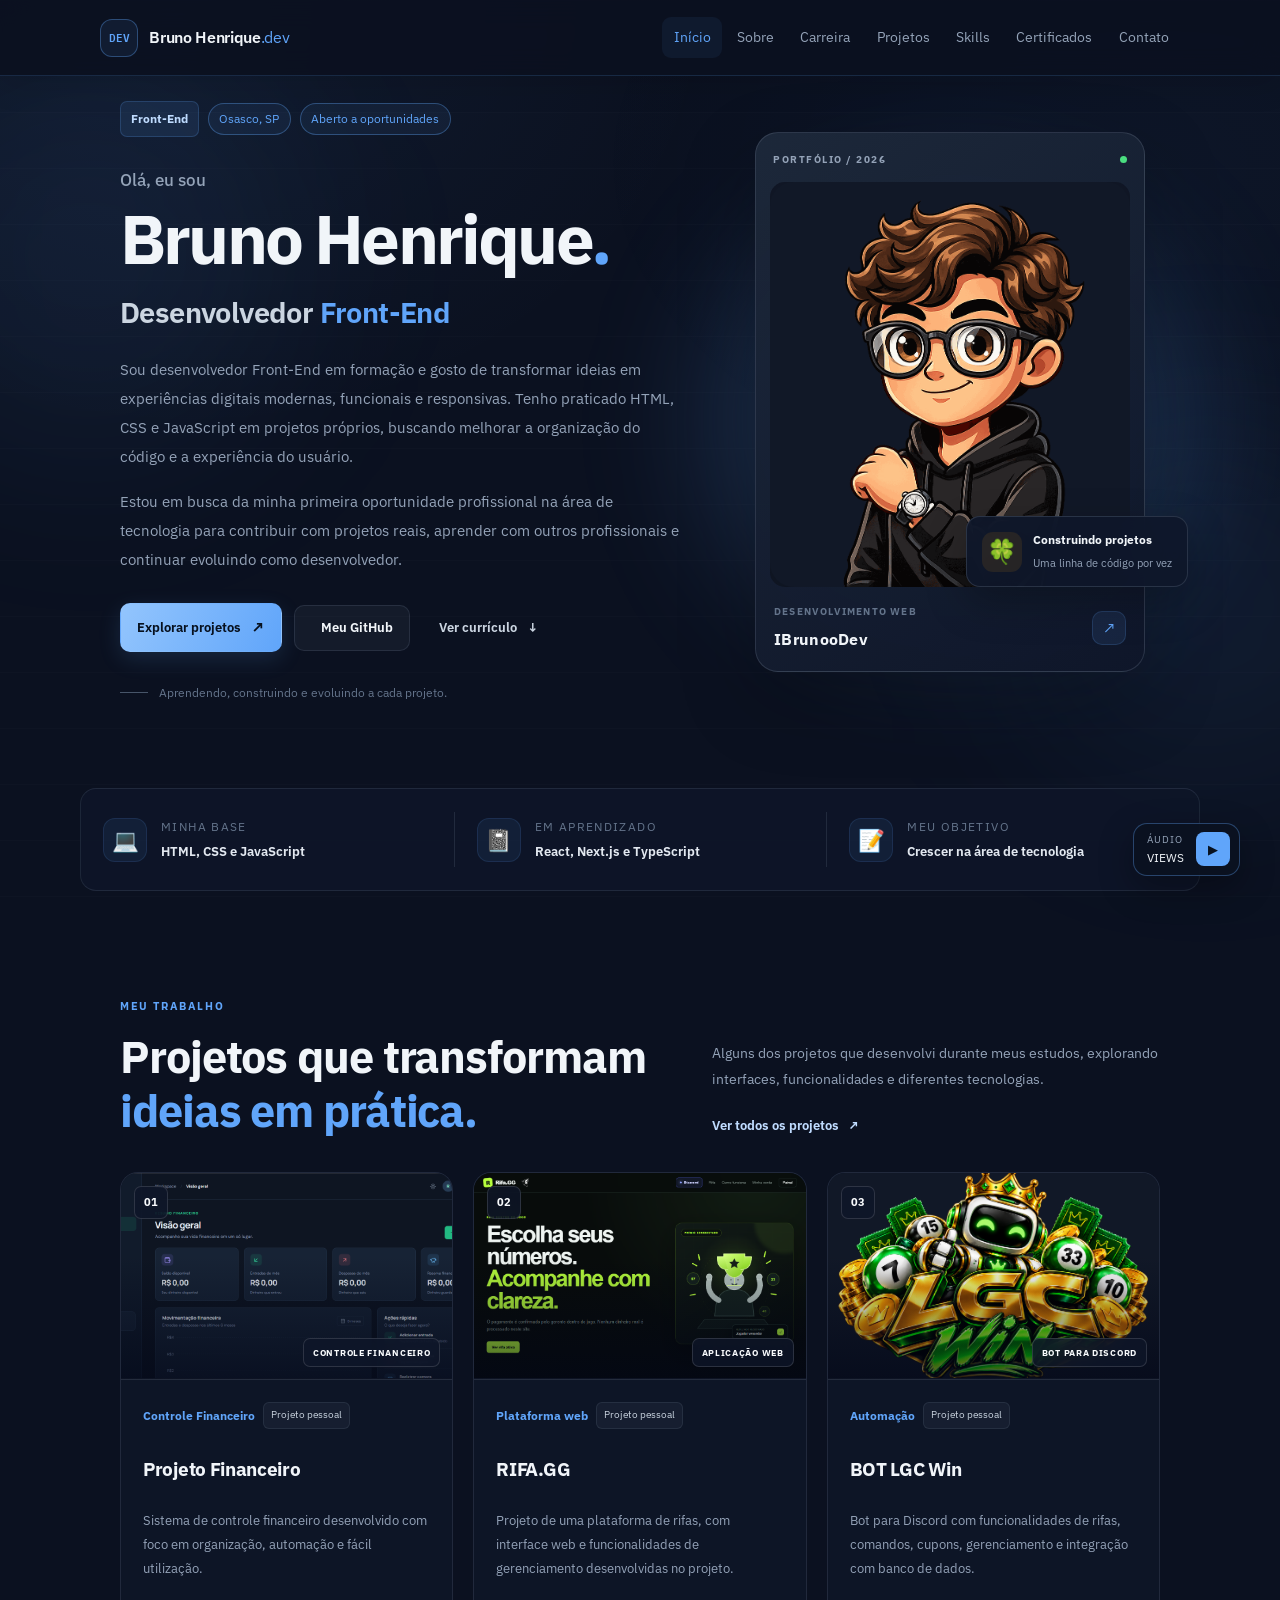
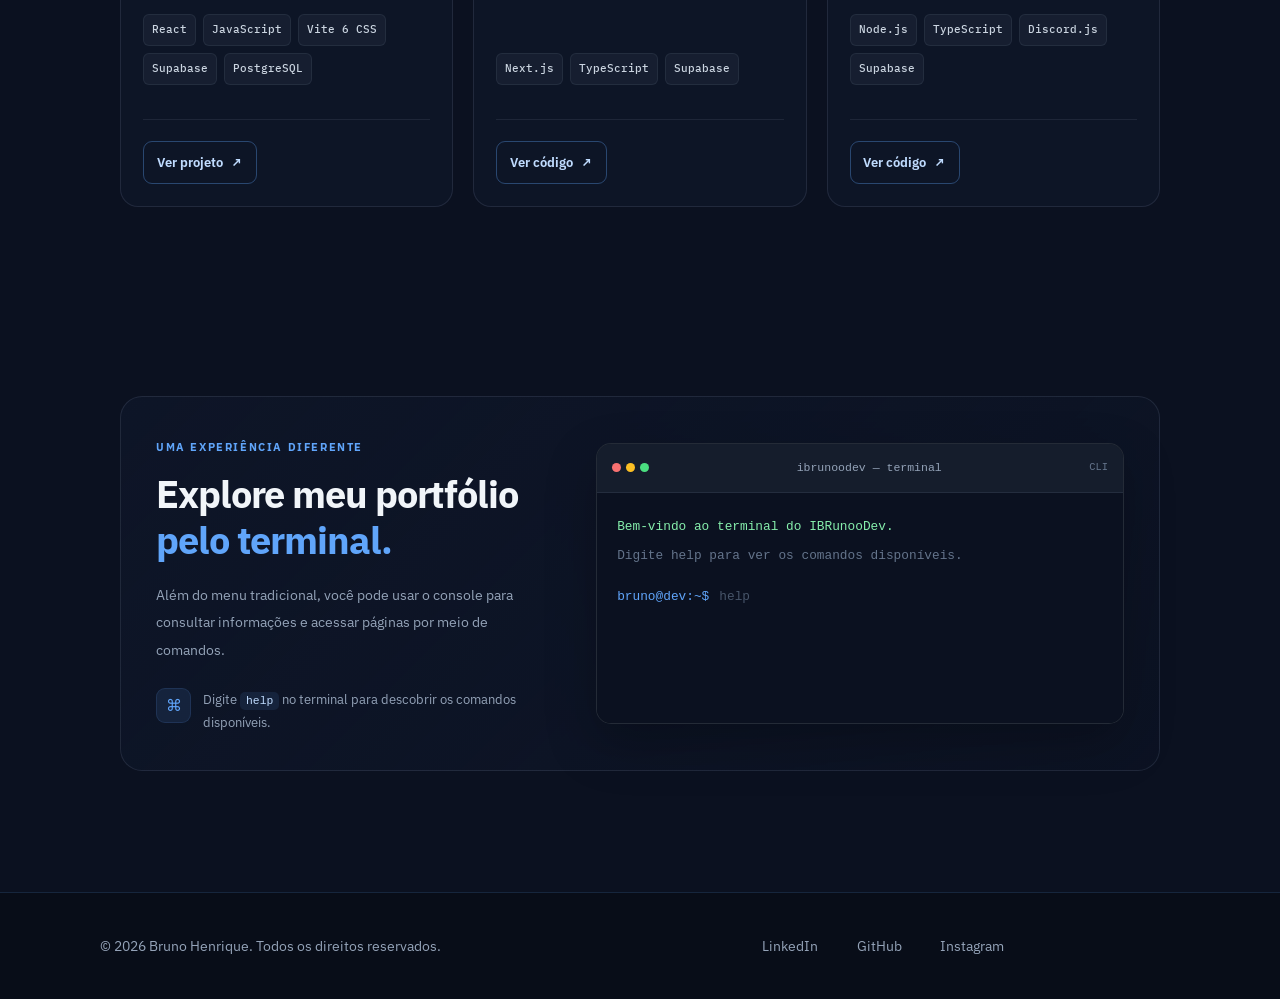
<file: index.html>
<!doctype html>
<html lang="pt-BR">

<head>
  <meta charset="UTF-8" />
  <meta name="viewport" content="width=device-width, initial-scale=1.0" />
  <title>IBrunooDev | Front-End</title>
  <link rel="icon" type="image/x-icon" href="src/img/Icon-BrunoH-V2.png" />
  <meta name="description"
    content="Portfólio de Bruno Henrique, desenvolvedor front-end em formação. Interfaces claras, código organizado e projetos reais." />
  <link rel="stylesheet" href="src/css/root.css" />
  <link rel="stylesheet" href="src/css/global.css" />
  <link rel="stylesheet" href="src/css/navbar.css" />
  <link rel="stylesheet" href="src/css/home.css" />
  <link rel="stylesheet" href="src/css/terminal.css" />
  <link rel="stylesheet" href="src/css/redesign.css" />
  <link
    href="https://fonts.googleapis.com/css2?family=IBM+Plex+Mono:wght@400;500&family=IBM+Plex+Sans:wght@400;500;600&display=swap"
    rel="stylesheet" />
</head>

<body data-page="inicio">
  <header class="site-header">
    <div class="container nav-shell">
      <a class="brand" href="index.html">
        <span class="brand-mark">DEV</span>
        <span class="brand-name">Bruno Henrique<span>.dev</span></span>
      </a>
      <nav class="site-nav" id="site-nav">
        <a href="index.html" data-nav="inicio">Início</a>
        <a href="sobre.html" data-nav="sobre">Sobre</a>
        <a href="carreira.html" data-nav="carreira">Carreira</a>
        <a href="projetos.html" data-nav="projetos">Projetos</a>
        <a href="skills.html" data-nav="skills">Skills</a>
        <a href="certificados.html" data-nav="certificados">Certificados</a>
        <a href="contato.html" data-nav="contato">Contato</a>
      </nav>
      <button class="nav-toggle" type="button" aria-label="Abrir menu" aria-expanded="false">
        <span></span><span></span><span></span>
      </button>
    </div>
  </header>


  <main class="home-page">
        <br>
    <!-- HERO: APRESENTAÇÃO -->
    <section class="hero container">

      <div class="hero-copy reveal">

        <div class="hero-meta">
          <span class="hero-meta-tag">Front-End</span>
          <span>Osasco, SP</span>
          <span class="hero-availability">
            Aberto a oportunidades
          </span>
        </div>

        <p class="hero-greeting">Olá, eu sou</p>

        <h1>
          Bruno Henrique<span class="hero-title-dot">.</span>
        </h1>

        <h2 class="hero-role">
          Desenvolvedor <span>Front-End</span>
        </h2>

        <p class="hero-text">
          Sou desenvolvedor Front-End em formação e gosto de transformar
          ideias em experiências digitais modernas, funcionais e responsivas.
          Tenho praticado HTML, CSS e JavaScript em projetos próprios,
          buscando melhorar a organização do código e a experiência do usuário.
        </p>

        <p class="hero-text hero-text-secondary">
          Estou em busca da minha primeira oportunidade profissional na área
          de tecnologia para contribuir com projetos reais, aprender com
          outros profissionais e continuar evoluindo como desenvolvedor.
        </p>

        <!-- AÇÕES PRINCIPAIS -->
        <div class="hero-actions">

          <a href="projetos.html" class="btn btn-primary">
            <span>Explorar projetos</span>
            <span class="btn-arrow" aria-hidden="true">↗</span>
          </a>

          <a href="https://github.com/IBrunooDev" target="_blank" rel="noopener noreferrer" class="btn btn-secondary">
            <i class="devicon-github-original" aria-hidden="true"></i>
            <span>Meu GitHub</span>
          </a>

          <a href="src/docs/(CV) - Bruno Dev Novo.pdf" target="_blank" rel="noopener noreferrer" class="btn btn-ghost">
            <span>Ver currículo</span>
            <span aria-hidden="true">↓</span>
          </a>

        </div>

        <div class="hero-social-proof">
          <span class="hero-social-line"></span>
          <p>Aprendendo, construindo e evoluindo a cada projeto.</p>
        </div>

      </div>

      <!-- IMAGEM DE PERFIL -->
      <div class="hero-visual reveal">

        <div class="hero-visual-glow"></div>

        <div class="hero-frame">
          <div class="hero-frame-top">
            <span class="hero-frame-label">PORTFÓLIO / 2026</span>
            <span class="hero-frame-indicator"></span>
          </div>

          <div class="hero-image-wrap">
            <img src="src/img/Icon-BrunoH-V2.png" alt="Imagem de apresentação de Bruno Henrique" fetchpriority="high" />
          </div>

          <div class="hero-caption">
            <div>
              <span class="hero-caption-label">DESENVOLVIMENTO WEB</span>
              <strong>IBrunooDev</strong>
            </div>

            <span class="hero-caption-icon" aria-hidden="true">↗</span>
          </div>
        </div>

        <div class="hero-floating-card">
          <span class="hero-floating-icon">
            <i class="devicon-javascript-plain colored" aria-hidden="true"></i>
            <p>🍀</p>
          </span>

          <div>
            <strong>Construindo projetos</strong>
            <span>Uma linha de código por vez</span>
          </div>
        </div>

      </div>

    </section>

    <!-- RESUMO PROFISSIONAL -->
    <section class="status-strip container" aria-label="Resumo profissional">

      <div class="status-item">
        <span class="status-icon">
          <i class="devicon-html5-plain" aria-hidden="true"></i>
          <p>💻</p>
        </span>

        <div class="status-content">
          <span class="status-label">Minha base</span>
          <strong class="status-value">HTML, CSS e JavaScript</strong>
        </div>
      </div>

      <div class="status-item">
        <span class="status-icon">
          <i class="devicon-react-original" aria-hidden="true"></i>
          <p>📓</p>
        </span>

        <div class="status-content">
          <span class="status-label">Em aprendizado</span>
          <strong class="status-value">React, Next.js e TypeScript</strong>
        </div>
      </div>

      <div class="status-item">
        <span class="status-icon">
          <i class="devicon-github-original" aria-hidden="true"></i>
          <p>📝</p>
        </span>

        <div class="status-content">
          <span class="status-label">Meu objetivo</span>
          <strong class="status-value">Crescer na área de tecnologia</strong>
        </div>
      </div>

    </section>

    <!-- PROJETOS EM DESTAQUE -->
    <section class="home-block container">

      <div class="home-block-head reveal">

        <div class="home-heading-copy">
          <span class="home-section-label">MEU TRABALHO</span>

          <h2 class="section-title">
            Projetos que transformam
            <span>ideias em prática.</span>
          </h2>
        </div>

        <div class="home-heading-description">
          <p>
            Alguns dos projetos que desenvolvi durante meus estudos,
            explorando interfaces, funcionalidades e diferentes tecnologias.
          </p>

          <a href="projetos.html" class="all-projects-link">
            Ver todos os projetos
            <span aria-hidden="true">↗</span>
          </a>
        </div>

      </div>

      <div class="featured-grid">

        <!-- PROJETO 1: PORTFÓLIO -->
        <article class="featured-card reveal">

          <div class="featured-media">
            <img src="src/img/Img-Projeto-Valtrix.png" alt="Prévia do projeto Valtrix"
              loading="lazy" />

            <span class="featured-number">01</span>
            <span class="featured-project-type">CONTROLE FINANCEIRO</span>
          </div>

          <div class="featured-body">

            <div class="featured-title-row">
              <span class="featured-category">Controle Financeiro</span>
              <span class="featured-status">Projeto pessoal</span>
            </div>

            <h3>Projeto Financeiro</h3>

            <p>
              Sistema de controle financeiro desenvolvido com foco em organização,
              automação e fácil utilização.
            </p>

            <div class="tech-tags">
              <span>React</span>
              <span>JavaScript</span>
              <span>Vite 6 CSS</span>
              <span>Supabase</span>
              <span>PostgreSQL</span>
            </div>

            <div class="featured-actions">
              <a class="featured-link" href="https://github.com/IBrunooDev/Projeto-Controle-financeiro" target="_blank" rel="noopener noreferrer">
                Ver projeto <span aria-hidden="true">↗</span>
              </a>
            </div>

          </div>
        </article>

        <!-- PROJETO 2: RIFA.GG -->
        <article class="featured-card reveal">

          <div class="featured-media">
            <img src="src/img/Img-Projeto-RIFA.GG.png" alt="Prévia da plataforma web RIFA.GG" loading="lazy" />

            <span class="featured-number">02</span>
            <span class="featured-project-type">APLICAÇÃO WEB</span>
          </div>

          <div class="featured-body">

            <div class="featured-title-row">
              <span class="featured-category">Plataforma web</span>
              <span class="featured-status">Projeto pessoal</span>
            </div>

            <h3>RIFA.GG</h3>

            <p>
              Projeto de uma plataforma de rifas, com interface web e
              funcionalidades de gerenciamento desenvolvidas no projeto.
            </p>

            <div class="tech-tags">
              <span>Next.js</span>
              <span>TypeScript</span>
              <span>Supabase</span>
            </div>

            <div class="featured-actions">
              <a class="featured-link" href="https://github.com/IBrunooDev/Projeto-RIFA.GG" target="_blank"
                rel="noopener noreferrer">
                Ver código <span aria-hidden="true">↗</span>
              </a>
            </div>

          </div>
        </article>

        <!-- PROJETO 3: BOT LGC WIN -->
        <article class="featured-card reveal">

          <div class="featured-media">
            <img src="src/img/Img-Projeto-LGCWIN.png" alt="Prévia do bot LGC Win para Discord" loading="lazy" />

            <span class="featured-number">03</span>
            <span class="featured-project-type">BOT PARA DISCORD</span>
          </div>

          <div class="featured-body">

            <div class="featured-title-row">
              <span class="featured-category">Automação</span>
              <span class="featured-status">Projeto pessoal</span>
            </div>

            <h3>BOT LGC Win</h3>

            <p>
              Bot para Discord com funcionalidades de rifas, comandos,
              cupons, gerenciamento e integração com banco de dados.
            </p>

            <div class="tech-tags">
              <span>Node.js</span>
              <span>TypeScript</span>
              <span>Discord.js</span>
              <span>Supabase</span>
            </div>

            <div class="featured-actions">
              <a class="featured-link" href="https://github.com/IBrunooDev/Projeto-BOT" target="_blank"
                rel="noopener noreferrer">
                Ver código <span aria-hidden="true">↗</span>
              </a>
            </div>

          </div>
        </article>

      </div>

    </section>

    <!-- CONSOLE INTERATIVO -->
    <section class="home-block container">

      <div class="console-intro">

        <div class="console-copy reveal">

          <span class="home-section-label">UMA EXPERIÊNCIA DIFERENTE</span>

          <h2 class="section-title">
            Explore meu portfólio
            <span>pelo terminal.</span>
          </h2>

          <p>
            Além do menu tradicional, você pode usar o console para
            consultar informações e acessar páginas por meio de comandos.
          </p>

          <div class="console-tip">
            <span class="console-tip-icon" aria-hidden="true">⌘</span>
            <p>
              Digite <code>help</code> no terminal para descobrir os
              comandos disponíveis.
            </p>
          </div>

        </div>

        <div class="terminal reveal">

          <div class="terminal-bar">

            <div class="terminal-dots" aria-hidden="true">
              <i></i>
              <i></i>
              <i></i>
            </div>

            <span class="terminal-title">ibrunoodev — terminal</span>

            <span class="terminal-language">CLI</span>

          </div>

          <div class="terminal-screen" id="terminal-screen">

            <div class="terminal-output">
              <div class="terminal-line terminal-welcome">
                Bem-vindo ao terminal do IBRunooDev.
              </div>

              <div class="terminal-line terminal-muted">
                Digite help para ver os comandos disponíveis.
              </div>
            </div>

            <div class="terminal-row">
              <span class="terminal-prompt">bruno@dev:~$</span>

              <input id="terminal-input" class="terminal-input" type="text" autocomplete="off" spellcheck="false"
                aria-label="Digite um comando do terminal" placeholder="help" />
            </div>

          </div>

        </div>

      </div>

    </section>

  </main>


  <footer class="site-footer">
    <div class="container">
      <div class="social-links">
        <p>&copy; 2026 Bruno Henrique. Todos os direitos reservados.</p>
        <a href="https://www.linkedin.com/in/brunocarus/" target="_blank" rel="noopener">LinkedIn</a>
        <a href="https://github.com/IBrunooDev" target="_blank" rel="noopener">GitHub</a>
        <a href="https://www.instagram.com/bruu.dev/" target="_blank" rel="noopener">Instagram</a>
      </div>
    </div>
  </footer>

  <script src="src/js/navbar.js"></script>
  <script src="src/js/main.js"></script>
  <script src="src/js/terminal.js"></script>
</body>

</html>
</file>
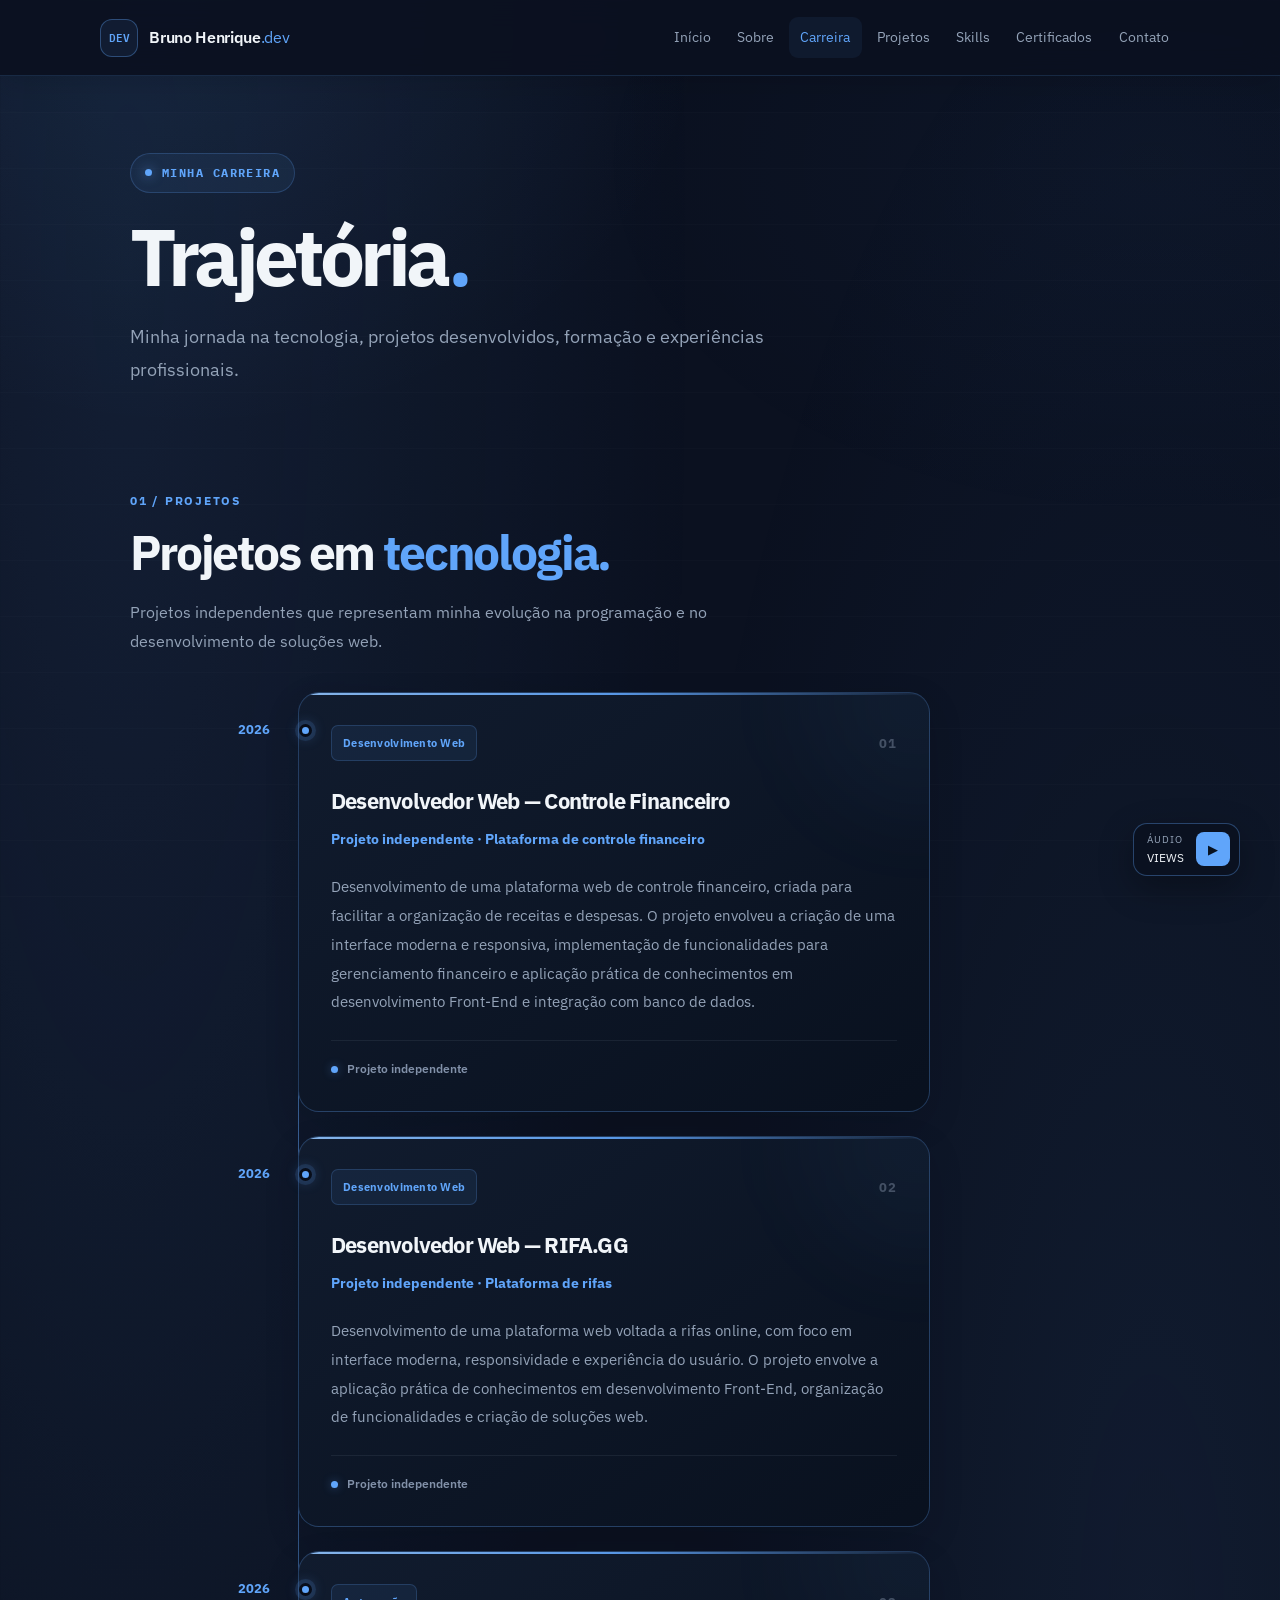
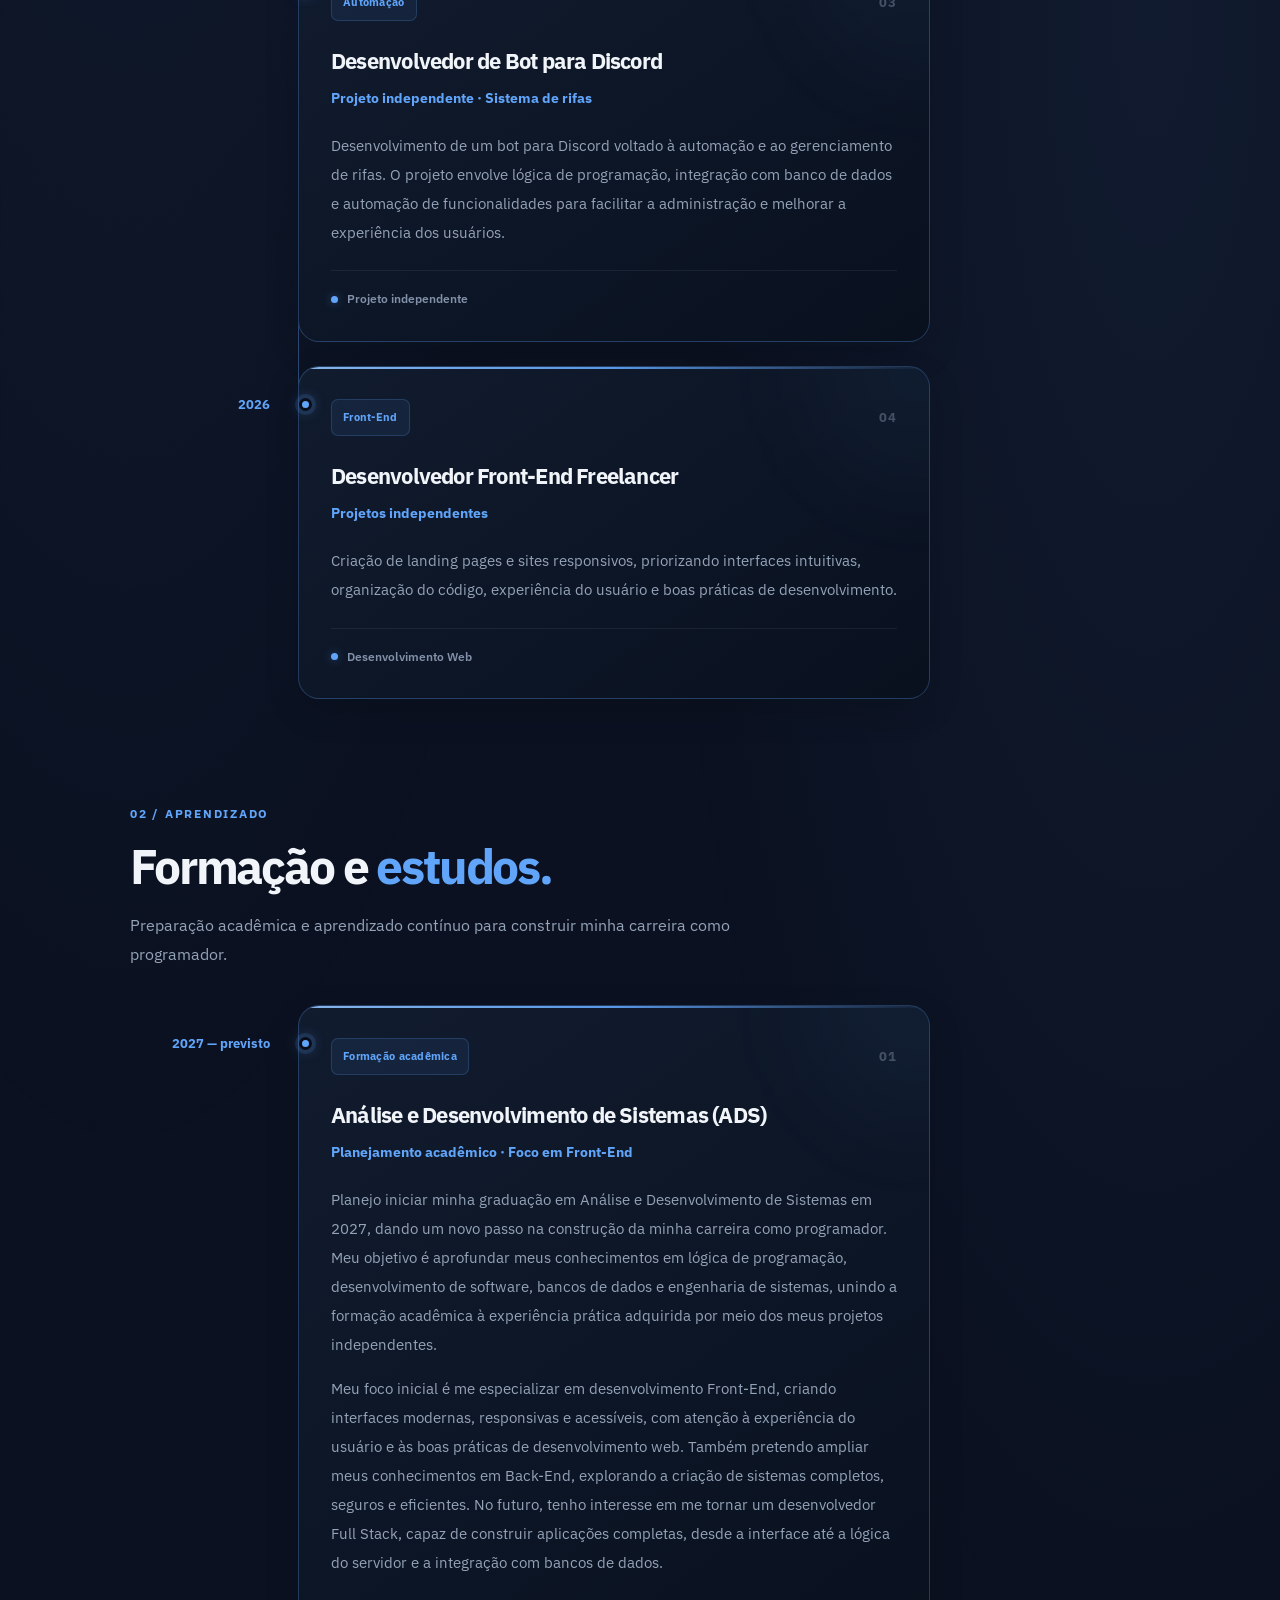
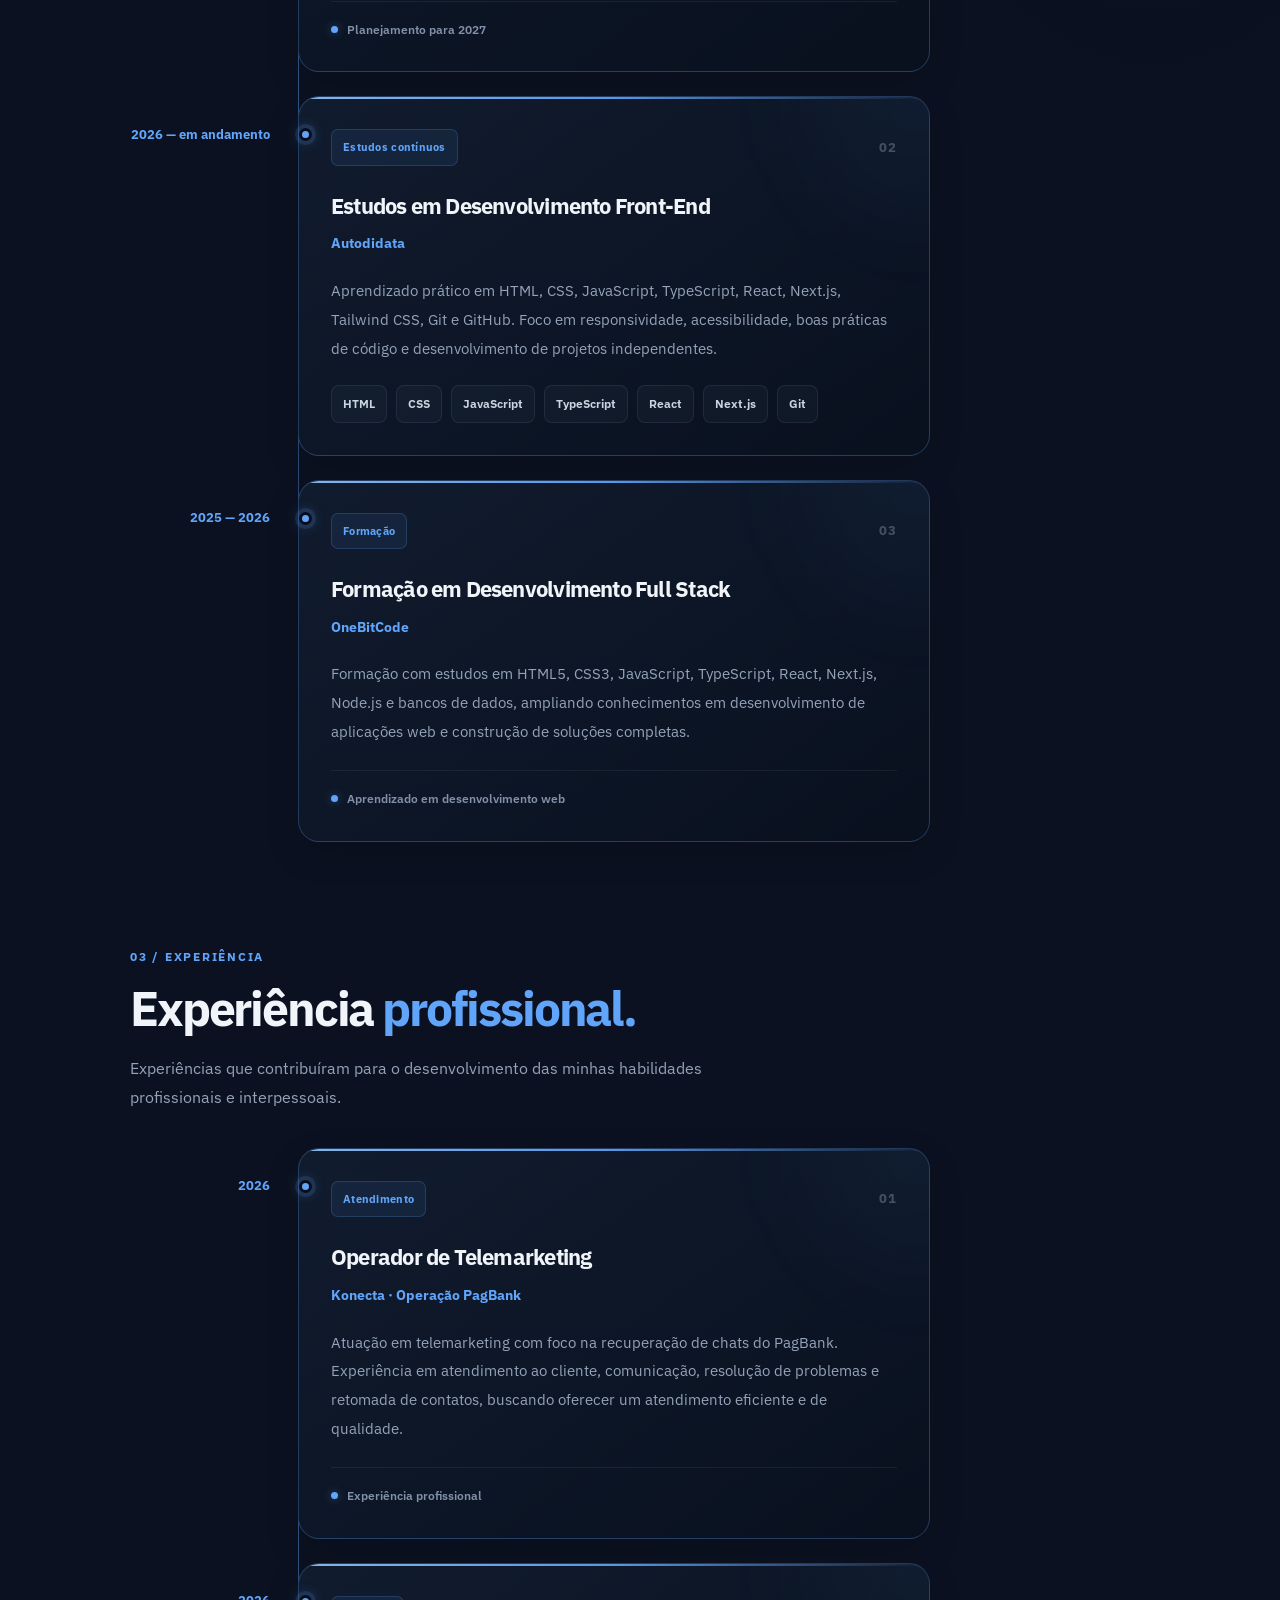
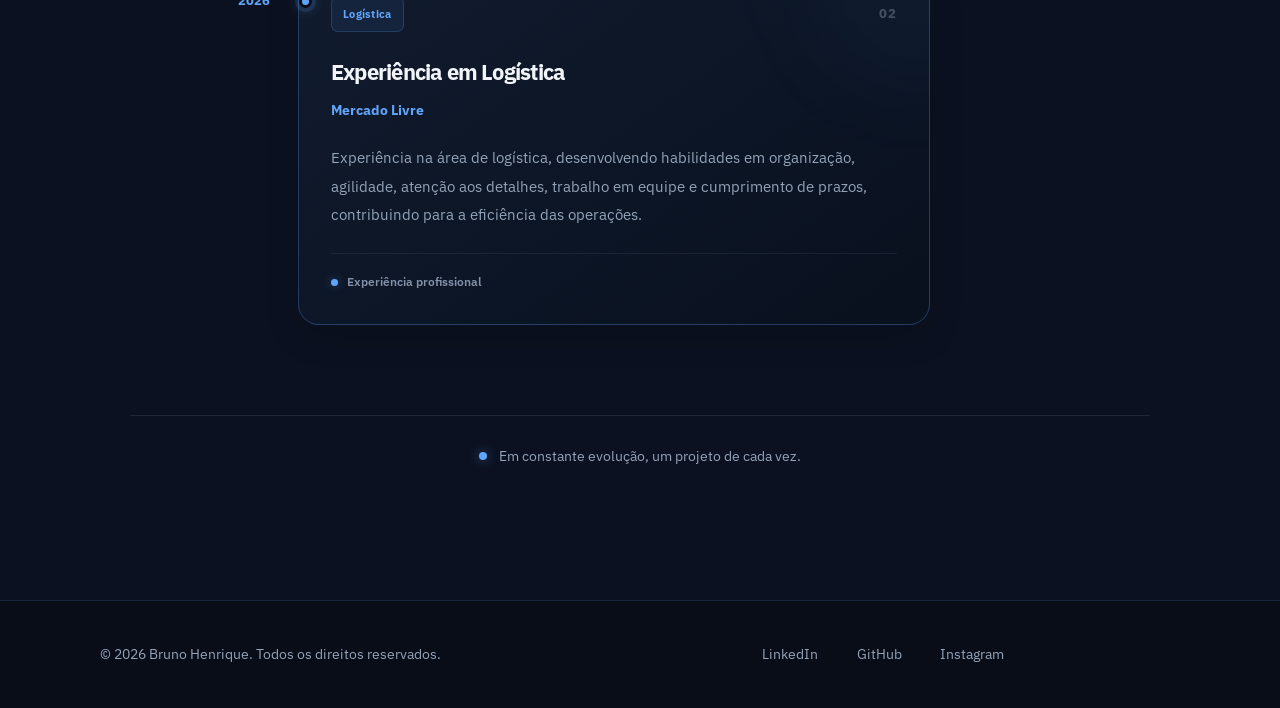
<file: carreira.html>
<!doctype html>
<html lang="pt-BR">
  <head>
    <meta charset="UTF-8" />
    <meta name="viewport" content="width=device-width, initial-scale=1.0" />
    <title>IBrunooDev | Carreira</title>
    <link rel="icon" type="image/x-icon" href="src/img/Icon-BrunoH-V2.png" />
    <link rel="stylesheet" href="src/css/root.css" />
    <link rel="stylesheet" href="src/css/global.css" />
    <link rel="stylesheet" href="src/css/navbar.css" />
    <link rel="stylesheet" href="src/css/carreira.css" />
    <link rel="stylesheet" href="src/css/redesign.css" />
    <link
      href="https://fonts.googleapis.com/css2?family=IBM+Plex+Mono:wght@400;500&family=IBM+Plex+Sans:wght@400;500;600&display=swap"
      rel="stylesheet"
    />
  </head>

  <body data-page="carreira">
    <header class="site-header">
      <div class="container nav-shell">
        <a class="brand" href="index.html">
          <span class="brand-mark">DEV</span>
          <span class="brand-name">Bruno Henrique<span>.dev</span></span>
        </a>
        <nav class="site-nav">
          <a href="index.html" data-nav="inicio">Início</a>
          <a href="sobre.html" data-nav="sobre">Sobre</a>
          <a href="carreira.html" data-nav="carreira">Carreira</a>
          <a href="projetos.html" data-nav="projetos">Projetos</a>
          <a href="skills.html" data-nav="skills">Skills</a>
          <a href="certificados.html" data-nav="certificados">Certificados</a>
          <a href="contato.html" data-nav="contato">Contato</a>
        </nav>
        <button
          class="nav-toggle"
          type="button"
          aria-label="Abrir menu"
          aria-expanded="false"
        >
          <span></span><span></span><span></span>
        </button>
      </div>
    </header>

    <main class="page trajectory-page">
      <div class="container">
        <!-- INTRODUÇÃO -->
        <header class="page-intro reveal">
          <span class="page-kicker">Minha carreira</span>

          <h1>Trajetória<span>.</span></h1>

          <p class="page-lead">
            Minha jornada na tecnologia, projetos desenvolvidos, formação e
            experiências profissionais.
          </p>
        </header>

        <!-- ========================================
         1. PROJETOS EM TECNOLOGIA
    ========================================= -->
        <section class="trajectory-section" aria-labelledby="projects-title">
          <header class="section-heading reveal">
            <span class="section-number">01 / PROJETOS</span>

            <h2 id="projects-title">Projetos em <span>tecnologia.</span></h2>

            <p>
              Projetos independentes que representam minha evolução na
              programação e no desenvolvimento de soluções web.
            </p>
          </header>

          <div class="timeline">
            <!-- Valtrix -->
            <article class="timeline-item reveal">
              <div class="timeline-date">
                <span class="timeline-dot"></span>
                <span>2026</span>
              </div>

              <div class="timeline-content">
                <div class="timeline-card-top">
                  <span class="timeline-tag">Desenvolvimento Web</span>
                  <span class="timeline-index">01</span>
                </div>

                <h3>Desenvolvedor Web — Controle Financeiro</h3>

                <p class="company">
                  Projeto independente · Plataforma de controle financeiro
                </p>

                <p class="timeline-description">
                  Desenvolvimento de uma plataforma web de controle financeiro,
                  criada para facilitar a organização de receitas e despesas. O
                  projeto envolveu a criação de uma interface moderna e
                  responsiva, implementação de funcionalidades para
                  gerenciamento financeiro e aplicação prática de conhecimentos
                  em desenvolvimento Front-End e integração com banco de dados.
                </p>

                <div class="timeline-footer">
                  <span class="status-dot"></span>
                  <span>Projeto independente</span>
                </div>
              </div>
            </article>

            <!-- RIFA.GG -->
            <article class="timeline-item reveal">
              <div class="timeline-date">
                <span class="timeline-dot"></span>
                <span>2026</span>
              </div>

              <div class="timeline-content">
                <div class="timeline-card-top">
                  <span class="timeline-tag">Desenvolvimento Web</span>
                  <span class="timeline-index">02</span>
                </div>

                <h3>Desenvolvedor Web — RIFA.GG</h3>

                <p class="company">
                  Projeto independente · Plataforma de rifas
                </p>

                <p class="timeline-description">
                  Desenvolvimento de uma plataforma web voltada a rifas online,
                  com foco em interface moderna, responsividade e experiência do
                  usuário. O projeto envolve a aplicação prática de
                  conhecimentos em desenvolvimento Front-End, organização de
                  funcionalidades e criação de soluções web.
                </p>

                <div class="timeline-footer">
                  <span class="status-dot"></span>
                  <span>Projeto independente</span>
                </div>
              </div>
            </article>

            <!-- BOT PARA DISCORD -->
            <article class="timeline-item reveal">
              <div class="timeline-date">
                <span class="timeline-dot"></span>
                <span>2026</span>
              </div>

              <div class="timeline-content">
                <div class="timeline-card-top">
                  <span class="timeline-tag">Automação</span>
                  <span class="timeline-index">03</span>
                </div>

                <h3>Desenvolvedor de Bot para Discord</h3>

                <p class="company">Projeto independente · Sistema de rifas</p>

                <p class="timeline-description">
                  Desenvolvimento de um bot para Discord voltado à automação e
                  ao gerenciamento de rifas. O projeto envolve lógica de
                  programação, integração com banco de dados e automação de
                  funcionalidades para facilitar a administração e melhorar a
                  experiência dos usuários.
                </p>

                <div class="timeline-footer">
                  <span class="status-dot"></span>
                  <span>Projeto independente</span>
                </div>
              </div>
            </article>

            <!-- FREELANCER -->
            <article class="timeline-item reveal">
              <div class="timeline-date">
                <span class="timeline-dot"></span>
                <span>2026</span>
              </div>

              <div class="timeline-content">
                <div class="timeline-card-top">
                  <span class="timeline-tag">Front-End</span>
                  <span class="timeline-index">04</span>
                </div>

                <h3>Desenvolvedor Front-End Freelancer</h3>

                <p class="company">Projetos independentes</p>

                <p class="timeline-description">
                  Criação de landing pages e sites responsivos, priorizando
                  interfaces intuitivas, organização do código, experiência do
                  usuário e boas práticas de desenvolvimento.
                </p>

                <div class="timeline-footer">
                  <span class="status-dot"></span>
                  <span>Desenvolvimento Web</span>
                </div>
              </div>
            </article>
          </div>
        </section>

        <!-- ========================================
         2. FORMAÇÃO E ESTUDOS
    ========================================= -->
        <section class="trajectory-section" aria-labelledby="education-title">
          <header class="section-heading reveal">
            <span class="section-number">02 / APRENDIZADO</span>

            <h2 id="education-title">Formação e <span>estudos.</span></h2>

            <p>
              Preparação acadêmica e aprendizado contínuo para construir minha
              carreira como programador.
            </p>
          </header>

          <div class="timeline">
            <!-- GRADUAÇÃO EM ADS -->
            <article class="timeline-item reveal">
              <div class="timeline-date">
                <span class="timeline-dot"></span>
                <span>2027 — previsto</span>
              </div>

              <div class="timeline-content">
                <div class="timeline-card-top">
                  <span class="timeline-tag">Formação acadêmica</span>
                  <span class="timeline-index">01</span>
                </div>

                <h3>Análise e Desenvolvimento de Sistemas (ADS)</h3>

                <p class="company">
                  Planejamento acadêmico · Foco em Front-End
                </p>

                <p class="timeline-description">
                  Planejo iniciar minha graduação em Análise e Desenvolvimento
                  de Sistemas em 2027, dando um novo passo na construção da
                  minha carreira como programador. Meu objetivo é aprofundar
                  meus conhecimentos em lógica de programação, desenvolvimento
                  de software, bancos de dados e engenharia de sistemas, unindo
                  a formação acadêmica à experiência prática adquirida por meio
                  dos meus projetos independentes.
                </p>

                <p class="timeline-description">
                  Meu foco inicial é me especializar em desenvolvimento
                  Front-End, criando interfaces modernas, responsivas e
                  acessíveis, com atenção à experiência do usuário e às boas
                  práticas de desenvolvimento web. Também pretendo ampliar meus
                  conhecimentos em Back-End, explorando a criação de sistemas
                  completos, seguros e eficientes. No futuro, tenho interesse em
                  me tornar um desenvolvedor Full Stack, capaz de construir
                  aplicações completas, desde a interface até a lógica do
                  servidor e a integração com bancos de dados.
                </p>

                <div class="timeline-footer">
                  <span class="status-dot"></span>
                  <span>Planejamento para 2027</span>
                </div>
              </div>
            </article>

            <!-- ESTUDOS AUTODIDATAS -->
            <article class="timeline-item reveal">
              <div class="timeline-date">
                <span class="timeline-dot"></span>
                <span>2026 — em andamento</span>
              </div>

              <div class="timeline-content">
                <div class="timeline-card-top">
                  <span class="timeline-tag">Estudos contínuos</span>
                  <span class="timeline-index">02</span>
                </div>

                <h3>Estudos em Desenvolvimento Front-End</h3>

                <p class="company">Autodidata</p>

                <p class="timeline-description">
                  Aprendizado prático em HTML, CSS, JavaScript, TypeScript,
                  React, Next.js, Tailwind CSS, Git e GitHub. Foco em
                  responsividade, acessibilidade, boas práticas de código e
                  desenvolvimento de projetos independentes.
                </p>

                <div class="technology-list">
                  <span>HTML</span>
                  <span>CSS</span>
                  <span>JavaScript</span>
                  <span>TypeScript</span>
                  <span>React</span>
                  <span>Next.js</span>
                  <span>Git</span>
                </div>
              </div>
            </article>

            <!-- ONEBITCODE -->
            <article class="timeline-item reveal">
              <div class="timeline-date">
                <span class="timeline-dot"></span>
                <span>2025 — 2026</span>
              </div>

              <div class="timeline-content">
                <div class="timeline-card-top">
                  <span class="timeline-tag">Formação</span>
                  <span class="timeline-index">03</span>
                </div>

                <h3>Formação em Desenvolvimento Full Stack</h3>

                <p class="company">OneBitCode</p>

                <p class="timeline-description">
                  Formação com estudos em HTML5, CSS3, JavaScript, TypeScript,
                  React, Next.js, Node.js e bancos de dados, ampliando
                  conhecimentos em desenvolvimento de aplicações web e
                  construção de soluções completas.
                </p>

                <div class="timeline-footer">
                  <span class="status-dot"></span>
                  <span>Aprendizado em desenvolvimento web</span>
                </div>
              </div>
            </article>
          </div>
        </section>

        <!-- ========================================
         3. EXPERIÊNCIA PROFISSIONAL
    ========================================= -->
        <section class="trajectory-section" aria-labelledby="experience-title">
          <header class="section-heading reveal">
            <span class="section-number">03 / EXPERIÊNCIA</span>

            <h2 id="experience-title">
              Experiência <span>profissional.</span>
            </h2>

            <p>
              Experiências que contribuíram para o desenvolvimento das minhas
              habilidades profissionais e interpessoais.
            </p>
          </header>

          <div class="timeline">
            <!-- KONECTA / PAGBANK -->
            <article class="timeline-item reveal">
              <div class="timeline-date">
                <span class="timeline-dot"></span>
                <span>2026</span>
              </div>

              <div class="timeline-content">
                <div class="timeline-card-top">
                  <span class="timeline-tag">Atendimento</span>
                  <span class="timeline-index">01</span>
                </div>

                <h3>Operador de Telemarketing</h3>

                <p class="company">Konecta · Operação PagBank</p>

                <p class="timeline-description">
                  Atuação em telemarketing com foco na recuperação de chats do
                  PagBank. Experiência em atendimento ao cliente, comunicação,
                  resolução de problemas e retomada de contatos, buscando
                  oferecer um atendimento eficiente e de qualidade.
                </p>

                <div class="timeline-footer">
                  <span class="status-dot"></span>
                  <span>Experiência profissional</span>
                </div>
              </div>
            </article>

            <!-- MERCADO LIVRE -->
            <article class="timeline-item reveal">
              <div class="timeline-date">
                <span class="timeline-dot"></span>
                <span>2026</span>
              </div>

              <div class="timeline-content">
                <div class="timeline-card-top">
                  <span class="timeline-tag">Logística</span>
                  <span class="timeline-index">02</span>
                </div>

                <h3>Experiência em Logística</h3>

                <p class="company">Mercado Livre</p>

                <p class="timeline-description">
                  Experiência na área de logística, desenvolvendo habilidades em
                  organização, agilidade, atenção aos detalhes, trabalho em
                  equipe e cumprimento de prazos, contribuindo para a eficiência
                  das operações.
                </p>

                <div class="timeline-footer">
                  <span class="status-dot"></span>
                  <span>Experiência profissional</span>
                </div>
              </div>
            </article>
          </div>
        </section>

        <!-- ENCERRAMENTO -->
        <footer class="trajectory-end reveal">
          <span class="end-indicator"></span>

          <p>Em constante evolução, um projeto de cada vez.</p>
        </footer>
      </div>
    </main>

    <footer class="site-footer">
      <div class="container">
        <div class="social-links">
          <p>&copy; 2026 Bruno Henrique. Todos os direitos reservados.</p>
          <a
            href="https://www.linkedin.com/in/brunocarus/"
            target="_blank"
            rel="noopener"
            >LinkedIn</a
          >
          <a href="https://github.com/IBrunooDev" target="_blank" rel="noopener"
            >GitHub</a
          >
          <a
            href="https://www.instagram.com/bruu.dev/"
            target="_blank"
            rel="noopener"
            >Instagram</a
          >
        </div>
      </div>
    </footer>

    <script src="src/js/navbar.js"></script>
    <script src="src/js/main.js"></script>
  </body>
</html>
</file>
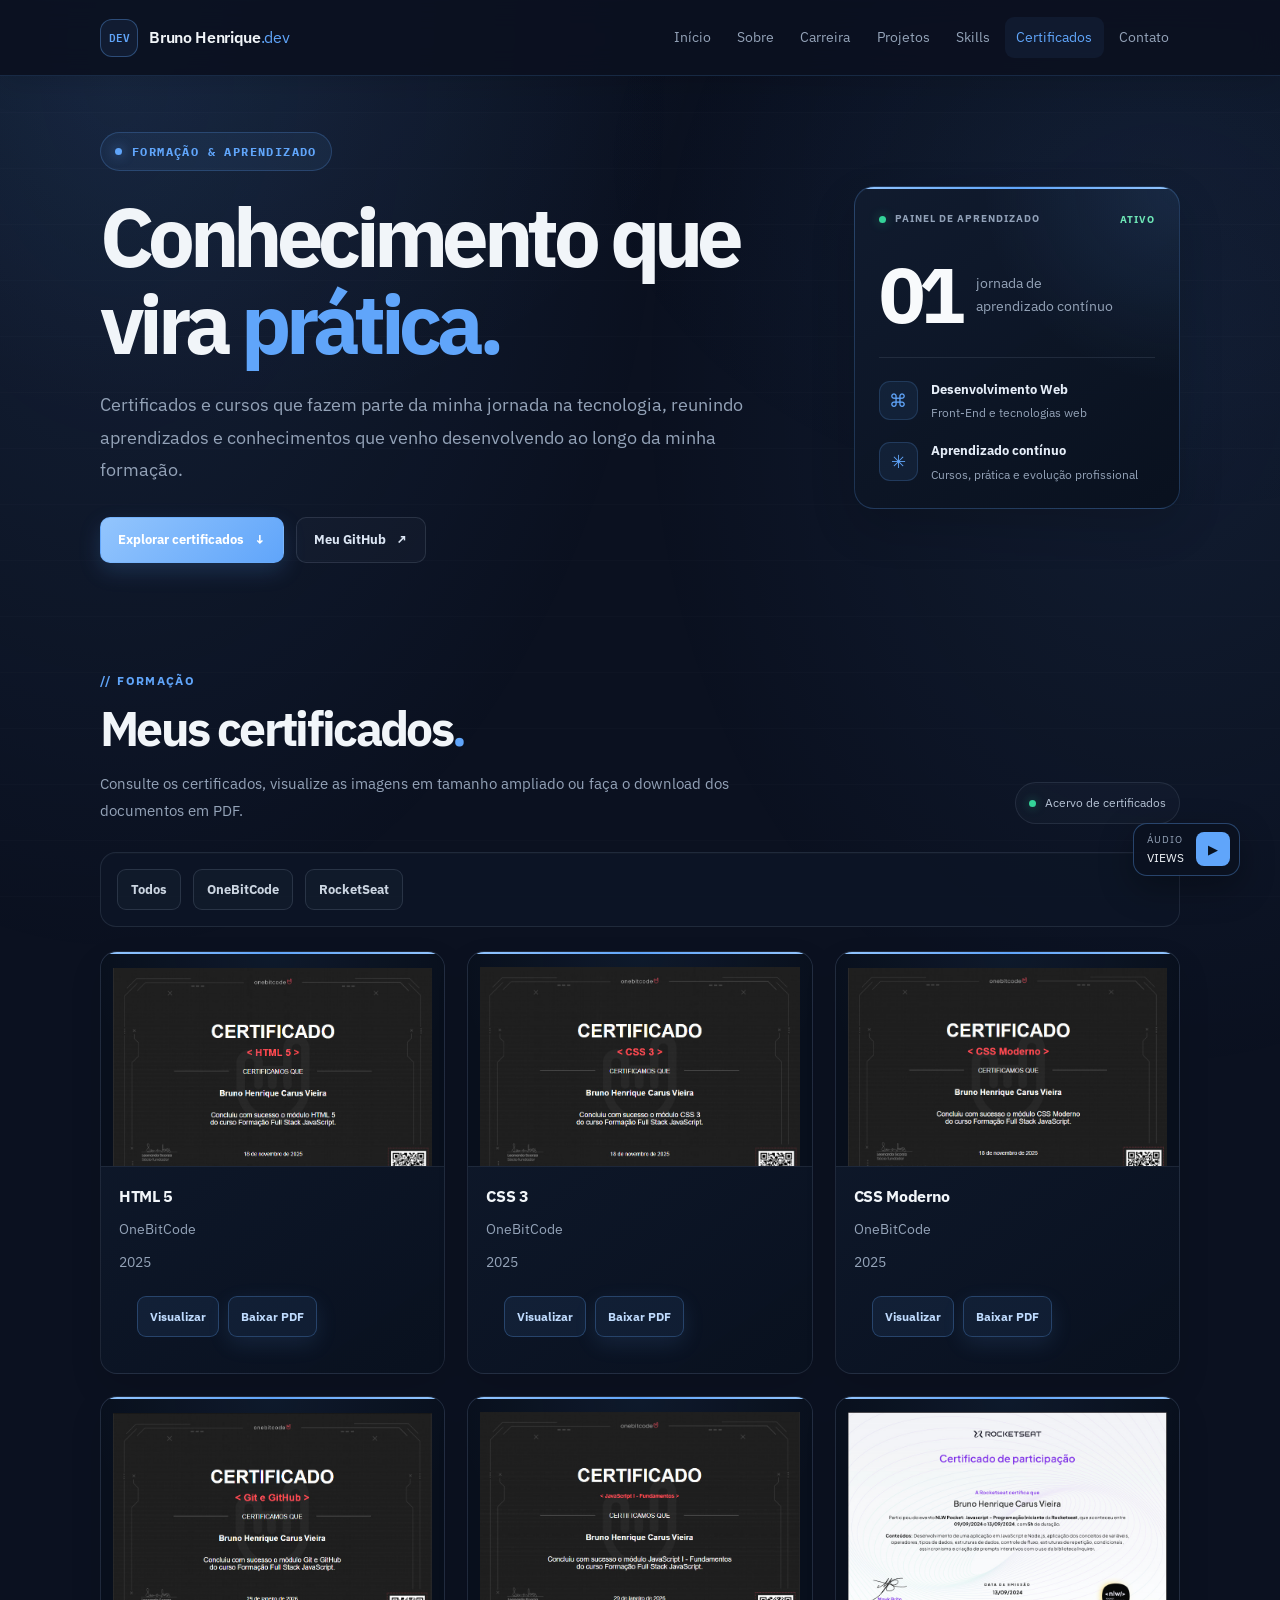
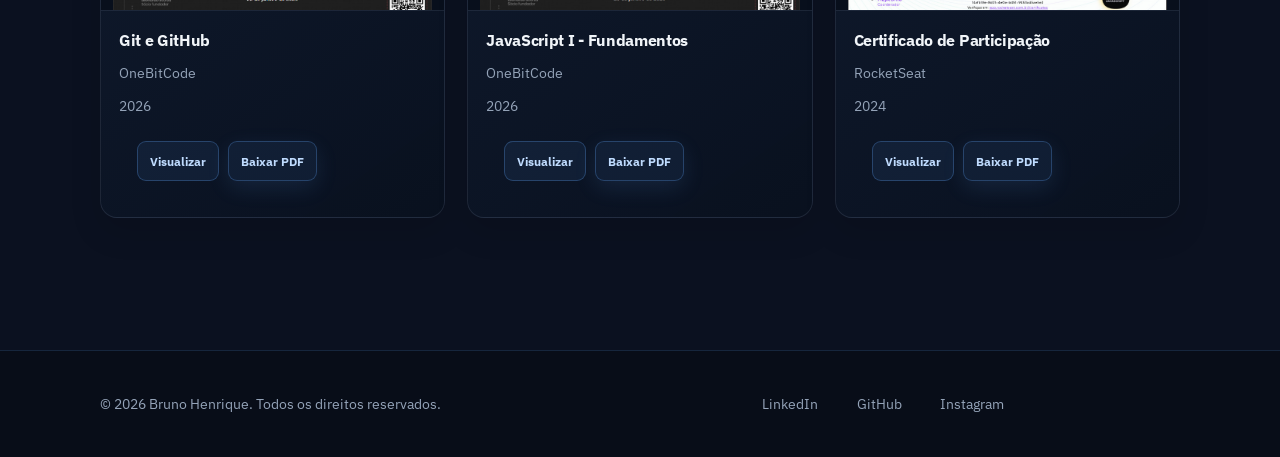
<file: certificados.html>
<!DOCTYPE html>
<html lang="pt-BR">

<head>
  <meta charset="UTF-8">
  <meta name="viewport" content="width=device-width, initial-scale=1.0">
  <title>IBrunooDev | Certificados</title>
  <link rel="icon" type="image/x-icon" href="src/img/Icon-BrunoH-V2.png">
  <link rel="stylesheet" href="src/css/root.css">
  <link rel="stylesheet" href="src/css/global.css">
  <link rel="stylesheet" href="src/css/navbar.css">
  <link rel="stylesheet" href="src/css/certificates.css">
  <link href="https://fonts.googleapis.com/css2?family=IBM+Plex+Mono:wght@400;500&family=IBM+Plex+Sans:wght@400;500;600&display=swap" rel="stylesheet">
  <link rel="stylesheet" href="src/css/redesign.css">
  <link rel="stylesheet" href="src/css/certificado.css">
</head>

<body data-page="certificados">
  <header class="site-header">
    <div class="container nav-shell">
      <a class="brand" href="index.html">
        <span class="brand-mark">DEV</span>
        <span class="brand-name">Bruno Henrique<span>.dev</span></span>
      </a>
      <nav class="site-nav">
        <a href="index.html" data-nav="inicio">Início</a>
        <a href="sobre.html" data-nav="sobre">Sobre</a>
        <a href="carreira.html" data-nav="carreira">Carreira</a>
        <a href="projetos.html" data-nav="projetos">Projetos</a>
        <a href="skills.html" data-nav="skills">Skills</a>
        <a href="certificados.html" data-nav="certificados">Certificados</a>
        <a href="contato.html" data-nav="contato">Contato</a>
      </nav>
      <button class="nav-toggle" type="button" aria-label="Abrir menu" aria-expanded="false">
        <span></span><span></span><span></span>
      </button>
    </div>
  </header>

<main class="page certificates-page">
  <section class="container">

    <!-- INTRODUÇÃO -->
    <header class="certificates-intro reveal">
      <div class="certificates-intro-copy">
        <p class="page-kicker">
          <span class="kicker-dot" aria-hidden="true"></span>
          Formação & aprendizado
        </p>

        <h1>Conhecimento que vira <span>prática.</span></h1>

        <p class="page-lead">
          Certificados e cursos que fazem parte da minha jornada na tecnologia,
          reunindo aprendizados e conhecimentos que venho desenvolvendo ao longo
          da minha formação.
        </p>

        <div class="certificates-actions">
          <a class="cert-btn cert-btn-primary" href="#certificados">
            Explorar certificados <span aria-hidden="true">↓</span>
          </a>
          <a class="cert-btn cert-btn-secondary" href="https://github.com/IBrunooDev"
             target="_blank" rel="noopener noreferrer">
            Meu GitHub <span aria-hidden="true">↗</span>
          </a>
        </div>
      </div>

      <aside class="certificates-overview" aria-label="Resumo dos certificados">
        <div class="overview-top">
          <span class="overview-indicator" aria-hidden="true"></span>
          <span>PAINEL DE APRENDIZADO</span>
          <span class="overview-status">ATIVO</span>
        </div>

        <div class="overview-number">
          <strong>01</strong>
          <span>jornada de<br>aprendizado contínuo</span>
        </div>

        <div class="overview-divider"></div>

        <div class="overview-detail">
          <span class="detail-icon" aria-hidden="true">⌘</span>
          <div>
            <strong>Desenvolvimento Web</strong>
            <span>Front-End e tecnologias web</span>
          </div>
        </div>

        <div class="overview-detail">
          <span class="detail-icon detail-icon-purple" aria-hidden="true">✳</span>
          <div>
            <strong>Aprendizado contínuo</strong>
            <span>Cursos, prática e evolução profissional</span>
          </div>
        </div>
      </aside>
    </header>

    <!-- LISTA DE CERTIFICADOS -->
    <section class="certificates-section" id="certificados" aria-labelledby="certificates-heading">
      <div class="certificates-section-heading reveal">
        <div>
          <p class="section-eyebrow">// FORMAÇÃO</p>
          <h2 id="certificates-heading">Meus certificados<span>.</span></h2>
          <p>
            Consulte os certificados, visualize as imagens em tamanho ampliado
            ou faça o download dos documentos em PDF.
          </p>
        </div>

        <div class="certificates-label">
          <span class="certificates-label-dot" aria-hidden="true"></span>
          <span>Acervo de certificados</span>
        </div>
      </div>

      <!-- Mantidos os IDs para compatibilidade com o JavaScript existente -->
      <div id="cert-toolbar" class="cert-toolbar reveal" aria-label="Filtros de certificados"></div>
      <div id="cert-grid" class="cert-grid" aria-live="polite"></div>

      <noscript>
        <p class="certificates-empty">
          Ative o JavaScript no navegador para carregar os certificados.
        </p>
      </noscript>
    </section>

  </section>
</main>


  <div id="cert-modal" class="cert-modal" role="dialog" aria-modal="true" aria-label="Certificado">
    <div class="cert-modal-dialog">
      <button id="cert-modal-close" class="cert-modal-close" type="button" aria-label="Fechar">×</button>
      <img id="cert-modal-image" alt="">
    </div>
  </div>

  <footer class="site-footer">
    <div class="container">
      <div class="social-links">
      <p>&copy; 2026 Bruno Henrique. Todos os direitos reservados.</p>
        <a href="https://www.linkedin.com/in/brunocarus/" target="_blank" rel="noopener">LinkedIn</a>
        <a href="https://github.com/IBrunooDev" target="_blank" rel="noopener">GitHub</a>
        <a href="https://www.instagram.com/bruu.dev/" target="_blank" rel="noopener">Instagram</a>
      </div>
    </div>
  </footer>

  <script src="src/js/navbar.js"></script>
  <script src="src/js/main.js"></script>
  <script src="src/js/certificates.js"></script>
</body>

</html>
</file>
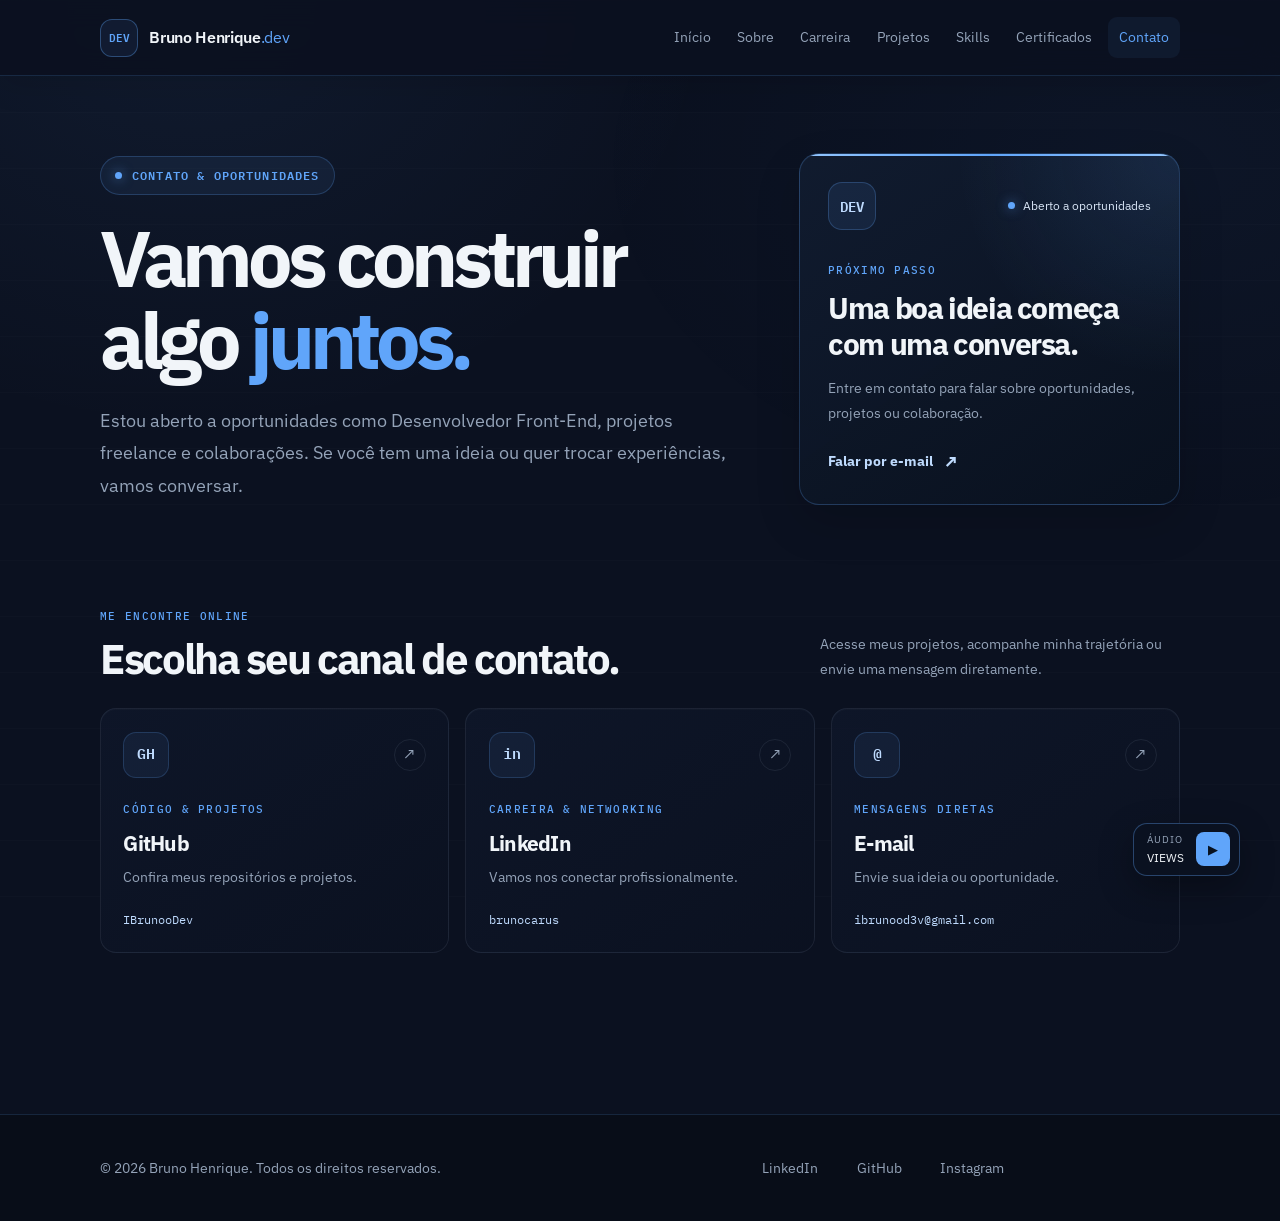
<file: contato.html>
<!DOCTYPE html>
<html lang="pt-BR">

<head>
  <meta charset="UTF-8">
  <meta name="viewport" content="width=device-width, initial-scale=1.0">
  <title>IBrunooDev | Contato</title>
  <link rel="icon" type="image/x-icon" href="src/img/Icon-BrunoH-V2.png">
  <link rel="stylesheet" href="src/css/root.css">
  <link rel="stylesheet" href="src/css/global.css">
  <link rel="stylesheet" href="src/css/navbar.css">
  <link rel="stylesheet" href="src/css/contato.css">
  <link href="https://fonts.googleapis.com/css2?family=IBM+Plex+Mono:wght@400;500&family=IBM+Plex+Sans:wght@400;500;600&display=swap" rel="stylesheet">
  <link rel="stylesheet" href="src/css/redesign.css">
</head>

<body data-page="contato">
  <header class="site-header">
    <div class="container nav-shell">
      <a class="brand" href="index.html">
        <span class="brand-mark">DEV</span>
        <span class="brand-name">Bruno Henrique<span>.dev</span></span>
      </a>
      <nav class="site-nav">
        <a href="index.html" data-nav="inicio">Início</a>
        <a href="sobre.html" data-nav="sobre">Sobre</a>
        <a href="carreira.html" data-nav="carreira">Carreira</a>
        <a href="projetos.html" data-nav="projetos">Projetos</a>
        <a href="skills.html" data-nav="skills">Skills</a>
        <a href="certificados.html" data-nav="certificados">Certificados</a>
        <a href="contato.html" data-nav="contato">Contato</a>
      </nav>
      <button class="nav-toggle" type="button" aria-label="Abrir menu" aria-expanded="false">
        <span></span><span></span><span></span>
      </button>
    </div>
  </header>

  <main class="page contact-page">
    <section class="container contact-container">
      <header class="contact-intro reveal">
        <div class="contact-intro-copy">
          <p class="contact-kicker">
            <span class="contact-kicker-dot" aria-hidden="true"></span>
            CONTATO &amp; OPORTUNIDADES
          </p>

          <h1>Vamos construir algo <span>juntos.</span></h1>

          <p class="contact-lead">
            Estou aberto a oportunidades como Desenvolvedor Front-End, projetos freelance
            e colaborações. Se você tem uma ideia ou quer trocar experiências, vamos conversar.
          </p>
        </div>

        <aside class="contact-highlight" aria-label="Disponibilidade para contato">
          <div class="contact-highlight-top">
            <span class="contact-highlight-icon" aria-hidden="true">DEV</span>
            <span class="contact-highlight-status">
              <span class="contact-status-dot" aria-hidden="true"></span>
              Aberto a oportunidades
            </span>
          </div>

          <p class="contact-highlight-label">PRÓXIMO PASSO</p>
          <h2>Uma boa ideia começa com uma conversa.</h2>
          <p>Entre em contato para falar sobre oportunidades, projetos ou colaboração.</p>

          <a class="contact-highlight-link" href="mailto:ibrunood3v@gmail.com">
            Falar por e-mail <span aria-hidden="true">↗</span>
          </a>
        </aside>
      </header>

      <section class="contact-channels" aria-labelledby="contact-channels-title">
        <div class="contact-section-heading">
          <div>
            <p class="contact-section-kicker">ME ENCONTRE ONLINE</p>
            <h2 id="contact-channels-title">Escolha seu canal de contato.</h2>
          </div>
          <p>Acesse meus projetos, acompanhe minha trajetória ou envie uma mensagem diretamente.</p>
        </div>

        <div class="contact-grid">
          <a class="contact-card" href="https://github.com/IBrunooDev" target="_blank" rel="noopener noreferrer">
            <div class="contact-card-top">
              <span class="contact-card-symbol" aria-hidden="true">GH</span>
              <span class="contact-card-arrow" aria-hidden="true">↗</span>
            </div>
            <div class="contact-card-copy">
              <span class="contact-card-label">CÓDIGO &amp; PROJETOS</span>
              <h3>GitHub</h3>
              <p>Confira meus repositórios e projetos.</p>
              <span class="contact-card-detail">IBrunooDev</span>
            </div>
          </a>

          <a class="contact-card" href="https://www.linkedin.com/in/brunocarus/" target="_blank" rel="noopener noreferrer">
            <div class="contact-card-top">
              <span class="contact-card-symbol" aria-hidden="true">in</span>
              <span class="contact-card-arrow" aria-hidden="true">↗</span>
            </div>
            <div class="contact-card-copy">
              <span class="contact-card-label">CARREIRA &amp; NETWORKING</span>
              <h3>LinkedIn</h3>
              <p>Vamos nos conectar profissionalmente.</p>
              <span class="contact-card-detail">brunocarus</span>
            </div>
          </a>

          <a class="contact-card" href="mailto:ibrunood3v@gmail.com">
            <div class="contact-card-top">
              <span class="contact-card-symbol" aria-hidden="true">@</span>
              <span class="contact-card-arrow" aria-hidden="true">↗</span>
            </div>
            <div class="contact-card-copy">
              <span class="contact-card-label">MENSAGENS DIRETAS</span>
              <h3>E-mail</h3>
              <p>Envie sua ideia ou oportunidade.</p>
              <span class="contact-card-detail">ibrunood3v@gmail.com</span>
            </div>
          </a>
        </div>
      </section>
    </section>
  </main>

  <div id="project-modal" class="project-modal" role="dialog" aria-modal="true" aria-label="Projeto">
    <div class="project-modal-dialog">
      <button id="project-modal-close" class="project-modal-close" type="button" aria-label="Fechar">

      </button>
      <img id="project-modal-image" alt="" />
    </div>
  </div>
  
  <footer class="site-footer">
    <div class="container">
      <div class="social-links">
      <p>&copy; 2026 Bruno Henrique. Todos os direitos reservados.</p>
        <a href="https://www.linkedin.com/in/brunocarus/" target="_blank" rel="noopener">LinkedIn</a>
        <a href="https://github.com/IBrunooDev" target="_blank" rel="noopener">GitHub</a>
        <a href="https://www.instagram.com/bruu.dev/" target="_blank" rel="noopener">Instagram</a>
      </div>
    </div>
  </footer>

  <script src="src/js/navbar.js"></script>
  <script src="src/js/main.js"></script>
</body>

</html>
</file>
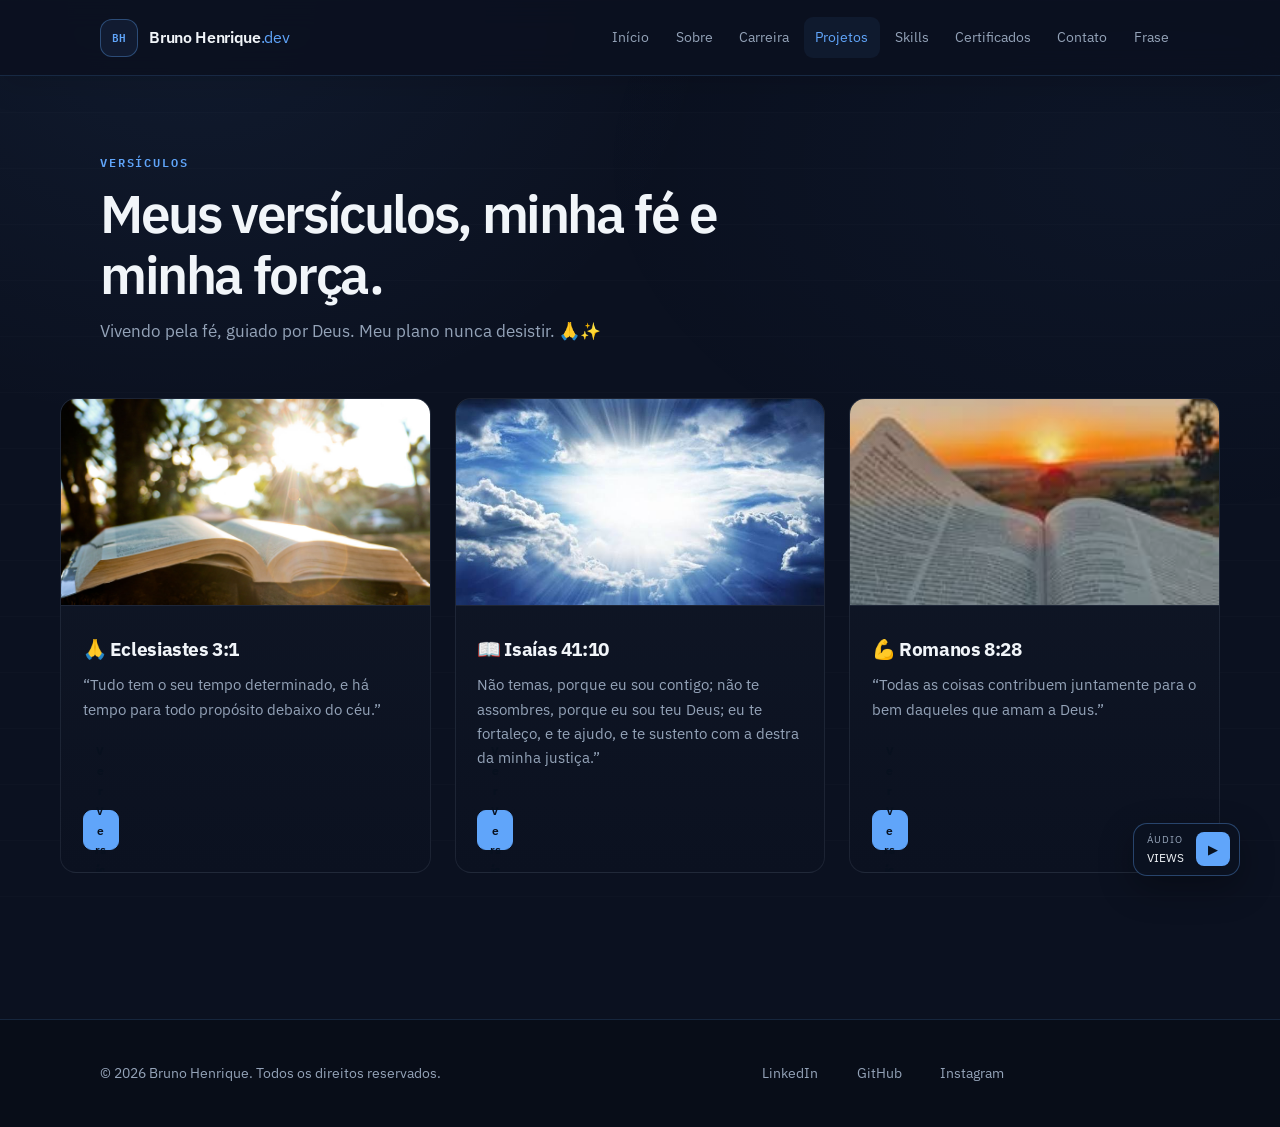
<file: frase.html>
<!doctype html>
<html lang="pt-BR">

<head>
  <meta charset="UTF-8" />
  <meta name="viewport" content="width=device-width, initial-scale=1.0" />
  <title>IBrunooDev | Projetos</title>
  <link rel="icon" type="image/x-icon" href="src/img/Icon-BrunoH-V2.png" />
  <link rel="stylesheet" href="src/css/root.css" />
  <link rel="stylesheet" href="src/css/global.css" />
  <link rel="stylesheet" href="src/css/navbar.css" />
  <link rel="stylesheet" href="src/css/projects.css" />
  <link rel="stylesheet" href="src/css/teste-card.css" />
  <link rel="stylesheet" href="src/css/redesign.css" />
  <link
    href="https://fonts.googleapis.com/css2?family=IBM+Plex+Mono:wght@400;500&family=IBM+Plex+Sans:wght@400;500;600&display=swap"
    rel="stylesheet" />
</head>

<body data-page="projetos">
  <header class="site-header">
    <div class="container nav-shell">
      <a class="brand" href="index.html">
        <span class="brand-mark">BH</span>
        <span class="brand-name">Bruno Henrique<span>.dev</span></span>
      </a>
      <nav class="site-nav">
        <a href="index.html" data-nav="inicio">Início</a>
        <a href="sobre.html" data-nav="sobre">Sobre</a>
        <a href="carreira.html" data-nav="carreira">Carreira</a>
        <a href="projetos.html" data-nav="projetos">Projetos</a>
        <a href="skills.html" data-nav="skills">Skills</a>
        <a href="certificados.html" data-nav="certificados">Certificados</a>
        <a href="contato.html" data-nav="contato">Contato</a>
        <a href="frase.html" data-nav="frase">Frase</a>
      </nav>
      <button class="nav-toggle" type="button" aria-label="Abrir menu" aria-expanded="false">
        <span></span><span></span><span></span>
      </button>
    </div>
  </header>

  <main class="page">
    <section class="container">
      <div class="page-intro reveal">
        <p class="page-kicker">versículos</p>
        <h1>Meus versículos, minha fé e minha força.</h1>
        <p class="page-lead">
          Vivendo pela fé, guiado por Deus. Meu plano nunca desistir. 🙏✨
        </p>
      </div>
      <div id="project-toolbar" class="project-toolbar reveal"></div>
      <div id="project-grid" class="project-grid"></div>
    </section>
    <!-- =============== -->

    <section class="projects-section">

      <!-- DETALHE SUPERIOR -->
      <div class="top-line"></div>

      <!-- PROJETOS -->
      <div class="projects-container">

        <!-- frase 01 -->
        <article class="project-card">

          <div class="card-corner corner-top-left"></div>
          <div class="card-corner corner-top-right"></div>

          <div class="project-image">

            <img src="src/img/Img-Biblica.png" alt="Projeto 1">

            <div class="image-overlay">
              <span>01</span>
            </div>

          </div>

          <div class="project-content">
            <span class="project-number">
              
            </span>

            <h2>🙏 Eclesiastes 3:1</h2>

            <p>
              “Tudo tem o seu tempo determinado, e há tempo para todo propósito debaixo do céu.”
            </p>

            <div class="project-buttons">

              <a href="https://www.bibliaonline.com.br/avm/ec/3/1+" target="_blank" class="btn-project">
                Ver Versículo
              </a>

            </div>

          </div>

        </article>

        <!-- frase 02 -->
        <article class="project-card">

          <div class="card-corner corner-top-left"></div>
          <div class="card-corner corner-top-right"></div>

          <div class="project-image">

            <img src="src/img/Img-Biblica-2.png" alt="Projeto 2">

            <div class="image-overlay">
              <span>02</span>
            </div>

          </div>

          <div class="project-content">

            <span class="project-number">
              
            </span>

            <h2>📖 Isaías 41:10</h2>

            <p>Não temas, porque eu sou contigo; não te assombres, porque eu sou teu Deus; eu te fortaleço, e te ajudo, e te sustento com a destra da minha justiça.”</p>
             

            <div class="project-buttons">

              <a href="https://www.bibliaonline.com.br/avm/is/41/10+" target="_blank" class="btn-project">
                Ver Versículo
              </a>

            </div>

          </div>

        </article>


        <!-- frase 03 -->
        <article class="project-card">

          <div class="card-corner corner-top-left"></div>
          <div class="card-corner corner-top-right"></div>

          <div class="project-image">

            <img src="src/img/Img-Biblica-3.png" alt="Projeto 3">

            <div class="image-overlay">
              <span>03</span>
            </div>

          </div>

          <div class="project-content">

            <span class="project-number">
              
            </span>

            <h2>💪 Romanos 8:28</h2>

            <p>
              “Todas as coisas contribuem juntamente para o bem daqueles que amam a Deus.”
            </p>

            <div class="project-buttons">

              <a href="https://www.bibliaonline.com.br/avm/rm/8/28+" target="_blank" class="btn-project">
                Ver Versículo
              </a>

            </div>

          </div>

        </article>

    </section>

    <!--============================== -->

  </main>
  <div id="project-modal" class="project-modal" role="dialog" aria-modal="true" aria-label="Projeto">
    <div class="project-modal-dialog">
      <button id="project-modal-close" class="project-modal-close" type="button" aria-label="Fechar">

      </button>
      <img id="project-modal-image" alt="" />
    </div>
  </div>


  <footer class="site-footer">
    <div class="container">
      <div class="social-links">
        <p>&copy; 2026 Bruno Henrique. Todos os direitos reservados.</p>
        <a href="https://www.linkedin.com/in/brunocarus/" target="_blank" rel="noopener">LinkedIn</a>
        <a href="https://github.com/IBrunooDev" target="_blank" rel="noopener">GitHub</a>
        <a href="https://www.instagram.com/bdev.404/" target="_blank" rel="noopener">Instagram</a>
      </div>
    </div>
  </footer>

  <script src="src/js/navbar.js"></script>
  <script src="src/js/main.js"></script>
  <script src="src/js/certificates.js"></script>
</body>

</html>
</file>
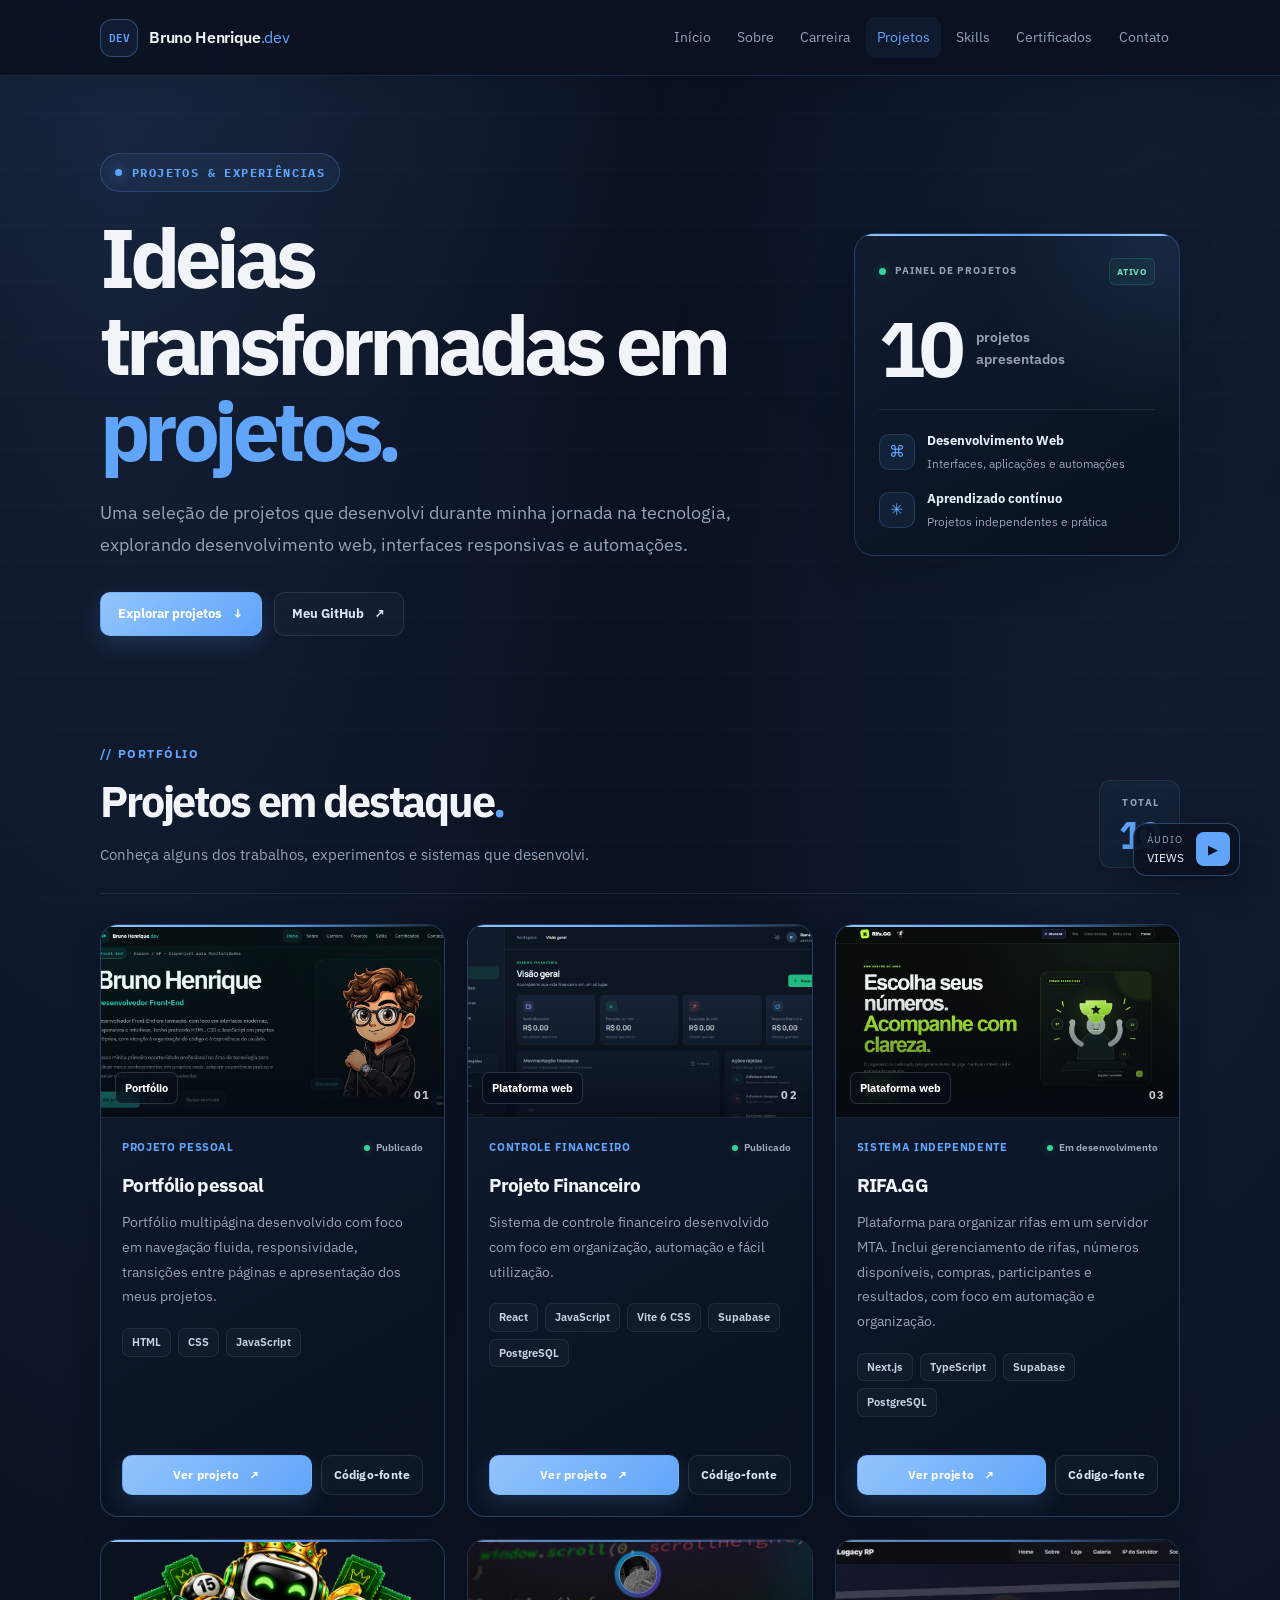
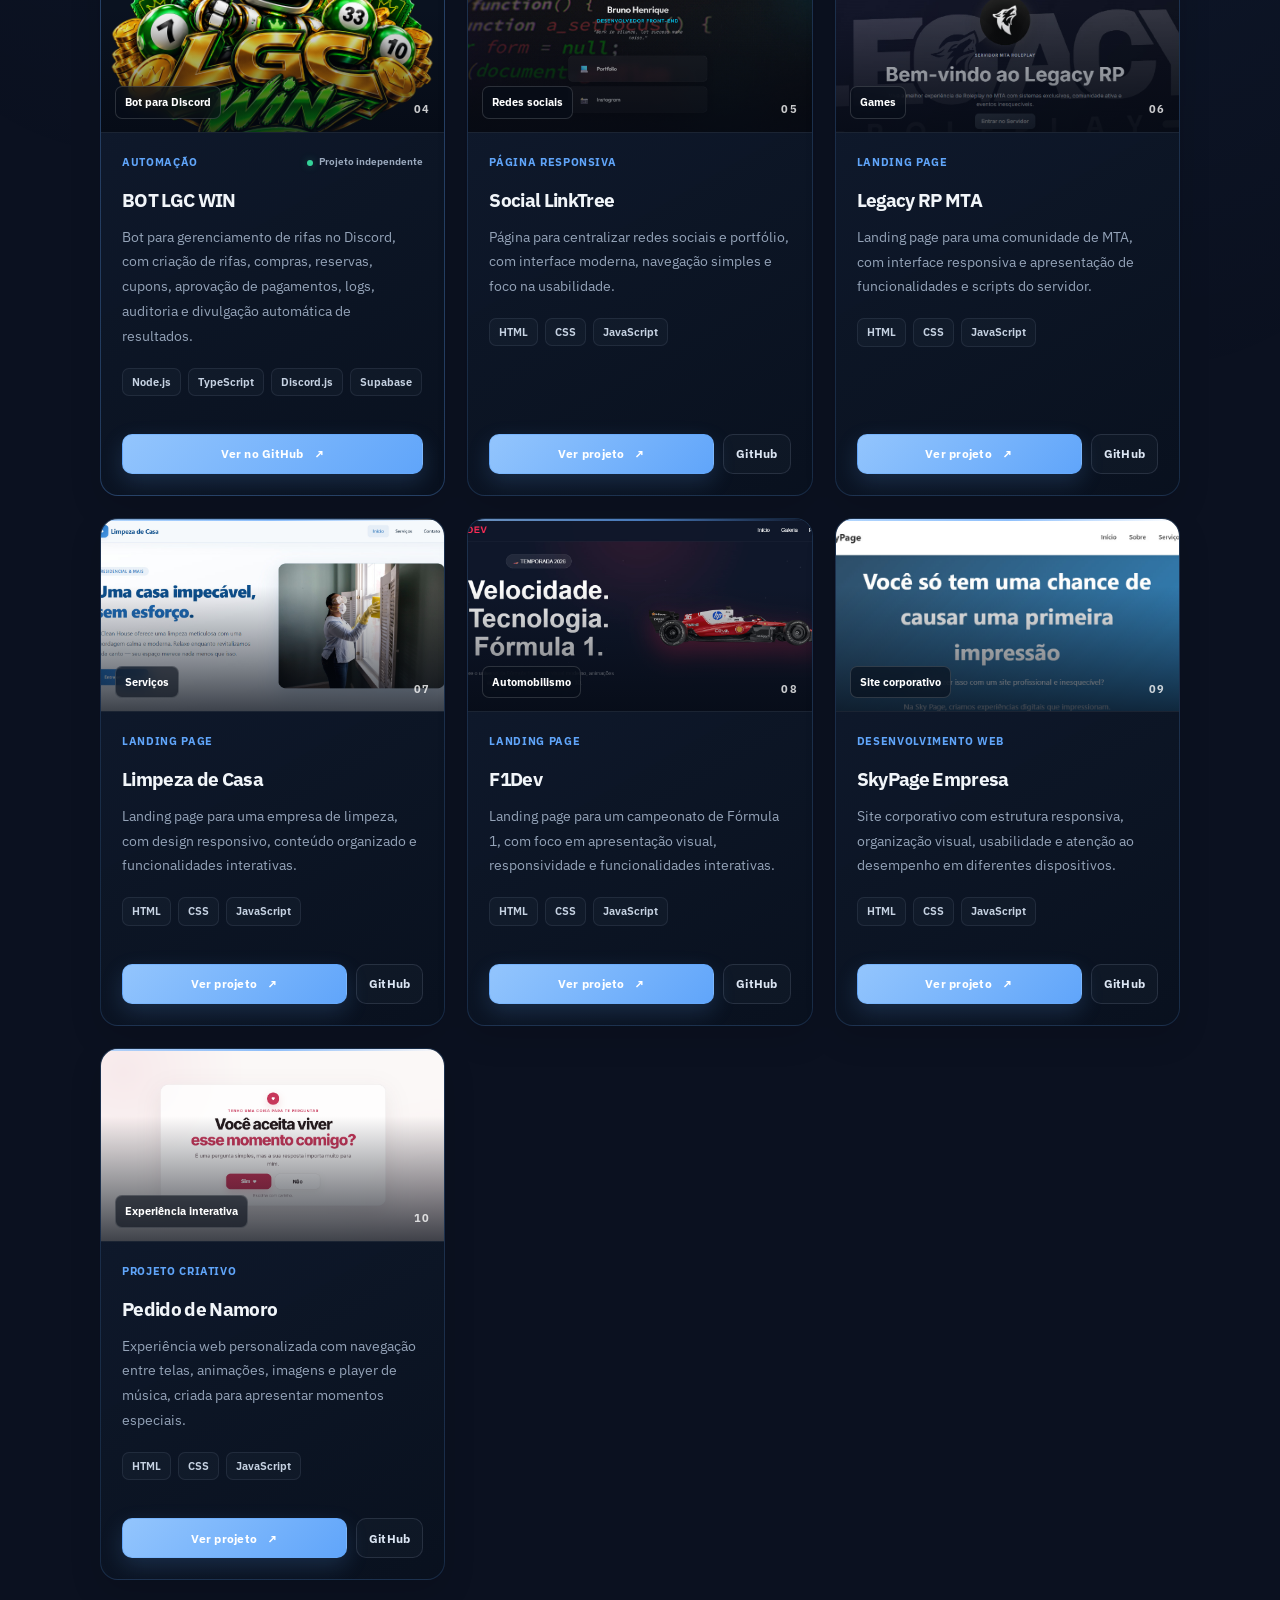
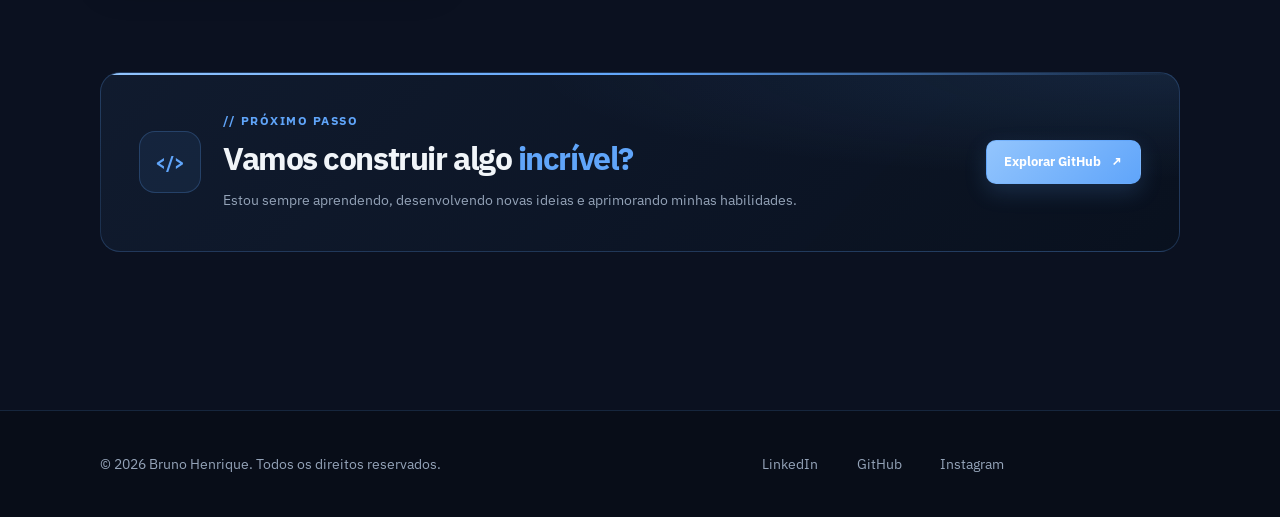
<file: projetos.html>
<!doctype html>
<html lang="pt-BR">

<head>
  <meta charset="UTF-8" />
  <meta name="viewport" content="width=device-width, initial-scale=1.0" />
  <title>IBrunooDev | Projetos</title>
  <link rel="icon" type="image/x-icon" href="src/img/Icon-BrunoH-V2.png" />
  <link rel="stylesheet" href="src/css/root.css" />
  <link rel="stylesheet" href="src/css/global.css" />
  <link rel="stylesheet" href="src/css/navbar.css" />
  <link rel="stylesheet" href="src/css/projects.css" />
  <link rel="stylesheet" href="src/css/teste-card.css" />
  <link rel="stylesheet" href="src/css/redesign.css" />
  <link
    href="https://fonts.googleapis.com/css2?family=IBM+Plex+Mono:wght@400;500&family=IBM+Plex+Sans:wght@400;500;600&display=swap"
    rel="stylesheet" />
</head>

<body data-page="projetos">
  <header class="site-header">
    <div class="container nav-shell">
      <a class="brand" href="index.html">
        <span class="brand-mark">DEV</span>
        <span class="brand-name">Bruno Henrique<span>.dev</span></span>
      </a>
      <nav class="site-nav">
        <a href="index.html" data-nav="inicio">Início</a>
        <a href="sobre.html" data-nav="sobre">Sobre</a>
        <a href="carreira.html" data-nav="carreira">Carreira</a>
        <a href="projetos.html" data-nav="projetos">Projetos</a>
        <a href="skills.html" data-nav="skills">Skills</a>
        <a href="certificados.html" data-nav="certificados">Certificados</a>
        <a href="contato.html" data-nav="contato">Contato</a>
      </nav>
      <button class="nav-toggle" type="button" aria-label="Abrir menu" aria-expanded="false">
        <span></span><span></span><span></span>
      </button>
    </div>
  </header>

  <!-- Modal de projeto -->

<main class="page projects-page">
  <section class="container">

    <!-- INTRODUÇÃO -->
    <header class="projects-intro reveal">
      <div class="projects-intro-copy">
        <p class="page-kicker">
          <span class="kicker-dot" aria-hidden="true"></span>
          Projetos & experiências
        </p>

        <h1>Ideias transformadas em <span>projetos.</span></h1>

        <p class="page-lead">
          Uma seleção de projetos que desenvolvi durante minha jornada na tecnologia,
          explorando desenvolvimento web, interfaces responsivas e automações.
        </p>

        <div class="intro-actions">
          <a class="btn-primary" href="#projects-grid">
            Explorar projetos <span aria-hidden="true">↓</span>
          </a>
          <a class="btn-secondary" href="https://github.com/IBrunooDev" target="_blank" rel="noopener noreferrer">
            Meu GitHub <span aria-hidden="true">↗</span>
          </a>
        </div>
      </div>

      <aside class="projects-overview" aria-label="Resumo dos projetos">
        <div class="overview-top">
          <span class="overview-indicator" aria-hidden="true"></span>
          <span>PAINEL DE PROJETOS</span>
          <span class="overview-status">ATIVO</span>
        </div>

        <div class="overview-number">
          <strong>10</strong>
          <span>projetos<br>apresentados</span>
        </div>

        <div class="overview-divider"></div>

        <div class="overview-detail">
          <span class="detail-icon" aria-hidden="true">⌘</span>
          <div>
            <strong>Desenvolvimento Web</strong>
            <span>Interfaces, aplicações e automações</span>
          </div>
        </div>

        <div class="overview-detail">
          <span class="detail-icon detail-icon-purple" aria-hidden="true">✳</span>
          <div>
            <strong>Aprendizado contínuo</strong>
            <span>Projetos independentes e prática</span>
          </div>
        </div>
      </aside>
    </header>

    <!-- CABEÇALHO DA LISTA -->
    <section class="projects-section" aria-labelledby="projects-heading">
      <div class="projects-section-heading reveal">
        <div>
          <p class="section-eyebrow">// PORTFÓLIO</p>
          <h2 id="projects-heading">Projetos em destaque<span>.</span></h2>
          <p>Conheça alguns dos trabalhos, experimentos e sistemas que desenvolvi.</p>
        </div>

        <div class="project-count" aria-label="9 projetos no total">
          <span>TOTAL</span>
          <strong>10</strong>
        </div>
      </div>

      <div class="projects-grid" id="projects-grid">

        <!-- 00 — PORTFÓLIO -->
        <article class="project-card project-card-featured reveal">
          <div class="project-image">
            <img src="src/img/Img-Projeto-Portfolio.png" alt="Prévia do portfólio pessoal" loading="lazy">
            <span class="image-index">01</span>
            <span class="image-type">Portfólio</span>
          </div>
          <div class="project-content">
            <div class="project-meta">
              <span class="project-category">Projeto pessoal</span>
              <span class="project-status"><span></span> Publicado</span>
            </div>
            <h3>Portfólio pessoal</h3>
            <p>
              Portfólio multipágina desenvolvido com foco em navegação fluida,
              responsividade, transições entre páginas e apresentação dos meus projetos.
            </p>
            <div class="technologies" aria-label="Tecnologias utilizadas">
              <span>HTML</span><span>CSS</span><span>JavaScript</span>
            </div>
            <div class="project-buttons">
              <a href="https://ibrunoodev.netlify.app/" target="_blank" rel="noopener noreferrer" class="btn-project">
                Ver projeto <span aria-hidden="true">↗</span>
              </a>
              <a href="https://github.com/IBrunooDev/Projeto-Portfolio" target="_blank" rel="noopener noreferrer" class="btn-github">
                Código-fonte
              </a>
            </div>
          </div>
        </article>

        <!-- 00 — Valtrix -->
        <article class="project-card project-card-featured reveal">
          <div class="project-image">
            <img src="src/img/Img-Projeto-Valtrix.png" alt="Prévia do projeto Valtrix" loading="lazy">
            <span class="image-index">02</span>
            <span class="image-type">Plataforma web</span>
          </div>
          <div class="project-content">
            <div class="project-meta">
              <span class="project-category">Controle Financeiro</span>
              <span class="project-status"><span></span> Publicado</span>
            </div>
            <h3>Projeto Financeiro</h3>
            <p>
              Sistema de controle financeiro desenvolvido com foco em organização,
              automação e fácil utilização.
            </p>
            <div class="technologies" aria-label="Tecnologias utilizadas">
              <span>React</span><span>JavaScript</span><span>Vite 6 CSS</span><span>Supabase</span><span>PostgreSQL</span>
            </div>
            <div class="project-buttons">
              <a href="https://valtrix-fawn.vercel.app/" target="_blank" rel="noopener noreferrer" class="btn-project">
                Ver projeto <span aria-hidden="true">↗</span>
              </a>
              <a href="https://github.com/IBrunooDev/Projeto-Controle-financeiro" target="_blank" rel="noopener noreferrer" class="btn-github">
                Código-fonte
              </a>
            </div>
          </div>
        </article>


        <!-- 02 — RIFA.GG -->
        <article class="project-card project-card-featured reveal">
          <div class="project-image">
            <img src="src/img/Img-Projeto-RIFA.GG.png" alt="Prévia da plataforma RIFA.GG" loading="lazy">
            <span class="image-index">03</span>
            <span class="image-type">Plataforma web</span>
          </div>
          <div class="project-content">
            <div class="project-meta">
              <span class="project-category">Sistema independente</span>
              <span class="project-status"><span></span> Em desenvolvimento</span>
            </div>
            <h3>RIFA.GG</h3>
            <p>
              Plataforma para organizar rifas em um servidor MTA. Inclui gerenciamento
              de rifas, números disponíveis, compras, participantes e resultados,
              com foco em automação e organização.
            </p>
            <div class="technologies" aria-label="Tecnologias utilizadas">
              <span>Next.js</span><span>TypeScript</span><span>Supabase</span><span>PostgreSQL</span>
            </div>
            <div class="project-buttons">
              <a href="https://rifa-gg.vercel.app/admin" target="_blank" rel="noopener noreferrer" class="btn-project">
                Ver projeto <span aria-hidden="true">↗</span>
              </a>
              <a href="https://github.com/IBrunooDev/Projeto-RIFA.GG" target="_blank" rel="noopener noreferrer" class="btn-github">
                Código-fonte
              </a>
            </div>
          </div>
        </article>

        <!-- 03 — BOT LGC WIN -->
        <article class="project-card project-card-featured reveal">
          <div class="project-image">
            <img src="src/img/Img-Projeto-LGCWIN.png" alt="Prévia do bot LGC WIN para Discord" loading="lazy">
            <span class="image-index">04</span>
            <span class="image-type">Bot para Discord</span>
          </div>
          <div class="project-content">
            <div class="project-meta">
              <span class="project-category">Automação</span>
              <span class="project-status"><span></span> Projeto independente</span>
            </div>
            <h3>BOT LGC WIN</h3>
            <p>
              Bot para gerenciamento de rifas no Discord, com criação de rifas,
              compras, reservas, cupons, aprovação de pagamentos, logs, auditoria
              e divulgação automática de resultados.
            </p>
            <div class="technologies" aria-label="Tecnologias utilizadas">
              <span>Node.js</span><span>TypeScript</span><span>Discord.js</span><span>Supabase</span>
            </div>
            <div class="project-buttons">
              <a href="https://github.com/IBrunooDev/Projeto-BOT" target="_blank" rel="noopener noreferrer" class="btn-project">
                Ver no GitHub <span aria-hidden="true">↗</span>
              </a>
            </div>
          </div>
        </article>

        <!-- 04 — LINKTREE -->
        <article class="project-card reveal">
          <div class="project-image">
            <img src="src/img/Img-Projeto-LinkTree.jpg" alt="Prévia da página Social LinkTree" loading="lazy">
            <span class="image-index">05</span>
            <span class="image-type">Redes sociais</span>
          </div>
          <div class="project-content">
            <div class="project-meta">
              <span class="project-category">Página responsiva</span>
            </div>
            <h3>Social LinkTree</h3>
            <p>
              Página para centralizar redes sociais e portfólio, com interface moderna,
              navegação simples e foco na usabilidade.
            </p>
            <div class="technologies" aria-label="Tecnologias utilizadas">
              <span>HTML</span><span>CSS</span><span>JavaScript</span>
            </div>
            <div class="project-buttons">
              <a href="https://iibrunoodev.netlify.app/" target="_blank" rel="noopener noreferrer" class="btn-project">
                Ver projeto <span aria-hidden="true">↗</span>
              </a>
              <a href="https://github.com/IBrunooDev/Projeto-LinkTree" target="_blank" rel="noopener noreferrer" class="btn-github">
                GitHub
              </a>
            </div>
          </div>
        </article>

        <!-- 05 — LEGACY RP -->
        <article class="project-card reveal">
          <div class="project-image">
            <img src="src/img/Img-Projeto-Legacy.jpg" alt="Prévia da landing page Legacy RP MTA" loading="lazy">
            <span class="image-index">06</span>
            <span class="image-type">Games</span>
          </div>
          <div class="project-content">
            <div class="project-meta">
              <span class="project-category">Landing page</span>
            </div>
            <h3>Legacy RP MTA</h3>
            <p>
              Landing page para uma comunidade de MTA, com interface responsiva
              e apresentação de funcionalidades e scripts do servidor.
            </p>
            <div class="technologies" aria-label="Tecnologias utilizadas">
              <span>HTML</span><span>CSS</span><span>JavaScript</span>
            </div>
            <div class="project-buttons">
              <a href="https://legacymta.netlify.app/" target="_blank" rel="noopener noreferrer" class="btn-project">
                Ver projeto <span aria-hidden="true">↗</span>
              </a>
              <a href="https://github.com/IBrunooDev/Projeto-Legacy" target="_blank" rel="noopener noreferrer" class="btn-github">
                GitHub
              </a>
            </div>
          </div>
        </article>

        <!-- 06 — LIMPEZA DE CASA -->
        <article class="project-card reveal">
          <div class="project-image">
            <img src="src/img/Img-Projeto-Limpeza.jpg" alt="Prévia da landing page para empresa de limpeza" loading="lazy">
            <span class="image-index">07</span>
            <span class="image-type">Serviços</span>
          </div>
          <div class="project-content">
            <div class="project-meta">
              <span class="project-category">Landing page</span>
            </div>
            <h3>Limpeza de Casa</h3>
            <p>
              Landing page para uma empresa de limpeza, com design responsivo,
              conteúdo organizado e funcionalidades interativas.
            </p>
            <div class="technologies" aria-label="Tecnologias utilizadas">
              <span>HTML</span><span>CSS</span><span>JavaScript</span>
            </div>
            <div class="project-buttons">
              <a href="https://limpezaa.netlify.app/" target="_blank" rel="noopener noreferrer" class="btn-project">
                Ver projeto <span aria-hidden="true">↗</span>
              </a>
              <a href="https://github.com/IBrunooDev/Projeto-Limpeza" target="_blank" rel="noopener noreferrer" class="btn-github">
                GitHub
              </a>
            </div>
          </div>
        </article>

        <!-- 07 — F1DEV -->
        <article class="project-card reveal">
          <div class="project-image">
            <img src="src/img/Img-Projeto-F1Dev.jpg" alt="Prévia do projeto F1Dev" loading="lazy">
            <span class="image-index">08</span>
            <span class="image-type">Automobilismo</span>
          </div>
          <div class="project-content">
            <div class="project-meta">
              <span class="project-category">Landing page</span>
            </div>
            <h3>F1Dev</h3>
            <p>
              Landing page para um campeonato de Fórmula 1, com foco em apresentação
              visual, responsividade e funcionalidades interativas.
            </p>
            <div class="technologies" aria-label="Tecnologias utilizadas">
              <span>HTML</span><span>CSS</span><span>JavaScript</span>
            </div>
            <div class="project-buttons">
              <a href="https://f1dev.netlify.app/" target="_blank" rel="noopener noreferrer" class="btn-project">
                Ver projeto <span aria-hidden="true">↗</span>
              </a>
              <a href="https://github.com/IBrunooDev/Projeto-F1" target="_blank" rel="noopener noreferrer" class="btn-github">
                GitHub
              </a>
            </div>
          </div>
        </article>

        <!-- 08 — SKYPAGE -->
        <article class="project-card reveal">
          <div class="project-image">
            <img src="src/img/Img-Projeto-SkyPage.jpg" alt="Prévia do site corporativo SkyPage" loading="lazy">
            <span class="image-index">09</span>
            <span class="image-type">Site corporativo</span>
          </div>
          <div class="project-content">
            <div class="project-meta">
              <span class="project-category">Desenvolvimento web</span>
            </div>
            <h3>SkyPage Empresa</h3>
            <p>
              Site corporativo com estrutura responsiva, organização visual,
              usabilidade e atenção ao desempenho em diferentes dispositivos.
            </p>
            <div class="technologies" aria-label="Tecnologias utilizadas">
              <span>HTML</span><span>CSS</span><span>JavaScript</span>
            </div>
            <div class="project-buttons">
              <a href="https://skypagee.netlify.app/" target="_blank" rel="noopener noreferrer" class="btn-project">
                Ver projeto <span aria-hidden="true">↗</span>
              </a>
              <a href="https://github.com/IBrunooDev/Projeto-SkyPage" target="_blank" rel="noopener noreferrer" class="btn-github">
                GitHub
              </a>
            </div>
          </div>
        </article>

        <!-- 09 — PEDIDO DE NAMORO -->
        <article class="project-card reveal">
          <div class="project-image">
            <img src="src/img/Img-Projeto-Love.png" alt="Prévia do projeto interativo Pedido de Namoro" loading="lazy">
            <span class="image-index">10</span>
            <span class="image-type">Experiência interativa</span>
          </div>
          <div class="project-content">
            <div class="project-meta">
              <span class="project-category">Projeto criativo</span>
            </div>
            <h3>Pedido de Namoro</h3>
            <p>
              Experiência web personalizada com navegação entre telas, animações,
              imagens e player de música, criada para apresentar momentos especiais.
            </p>
            <div class="technologies" aria-label="Tecnologias utilizadas">
              <span>HTML</span><span>CSS</span><span>JavaScript</span>
            </div>
            <div class="project-buttons">
              <a href="https://projeto-lovee.netlify.app/" target="_blank" rel="noopener noreferrer" class="btn-project">
                Ver projeto <span aria-hidden="true">↗</span>
              </a>
              <a href="https://github.com/IBrunooDev/Projeto-Pedido" target="_blank" rel="noopener noreferrer" class="btn-github">
                GitHub
              </a>
            </div>
          </div>
        </article>

      </div>
    </section>

    <!-- CTA FINAL -->
    <section class="projects-cta reveal" aria-label="Contato e mais projetos">
      <div class="cta-mark" aria-hidden="true">&lt;/&gt;</div>
      <div class="cta-copy">
        <p class="section-eyebrow">// PRÓXIMO PASSO</p>
        <h2>Vamos construir algo <span>incrível?</span></h2>
        <p>Estou sempre aprendendo, desenvolvendo novas ideias e aprimorando minhas habilidades.</p>
      </div>
      <a class="btn-primary" href="https://github.com/IBrunooDev" target="_blank" rel="noopener noreferrer">
        Explorar GitHub <span aria-hidden="true">↗</span>
      </a>
    </section>

  </section>
</main>


  <!-- Modal de projeto -->
  
  
    <div class="project-modal-dialog">
      <button id="project-modal-close" class="project-modal-close" type="button" aria-label="Fechar">

      </button>
      <img id="project-modal-image" alt="" />
    </div>
  </div>


  <footer class="site-footer">
    <div class="container">
      <div class="social-links">
        <p>&copy; 2026 Bruno Henrique. Todos os direitos reservados.</p>
        <a href="https://www.linkedin.com/in/brunocarus/" target="_blank" rel="noopener">LinkedIn</a>
        <a href="https://github.com/IBrunooDev" target="_blank" rel="noopener">GitHub</a>
        <a href="https://www.instagram.com/bruu.dev/" target="_blank" rel="noopener">Instagram</a>
      </div>
    </div>
  </footer>

  <script src="src/js/navbar.js"></script>
  <script src="src/js/main.js"></script>
  <script src="src/js/certificates.js"></script>
</body>

</html>
</file>
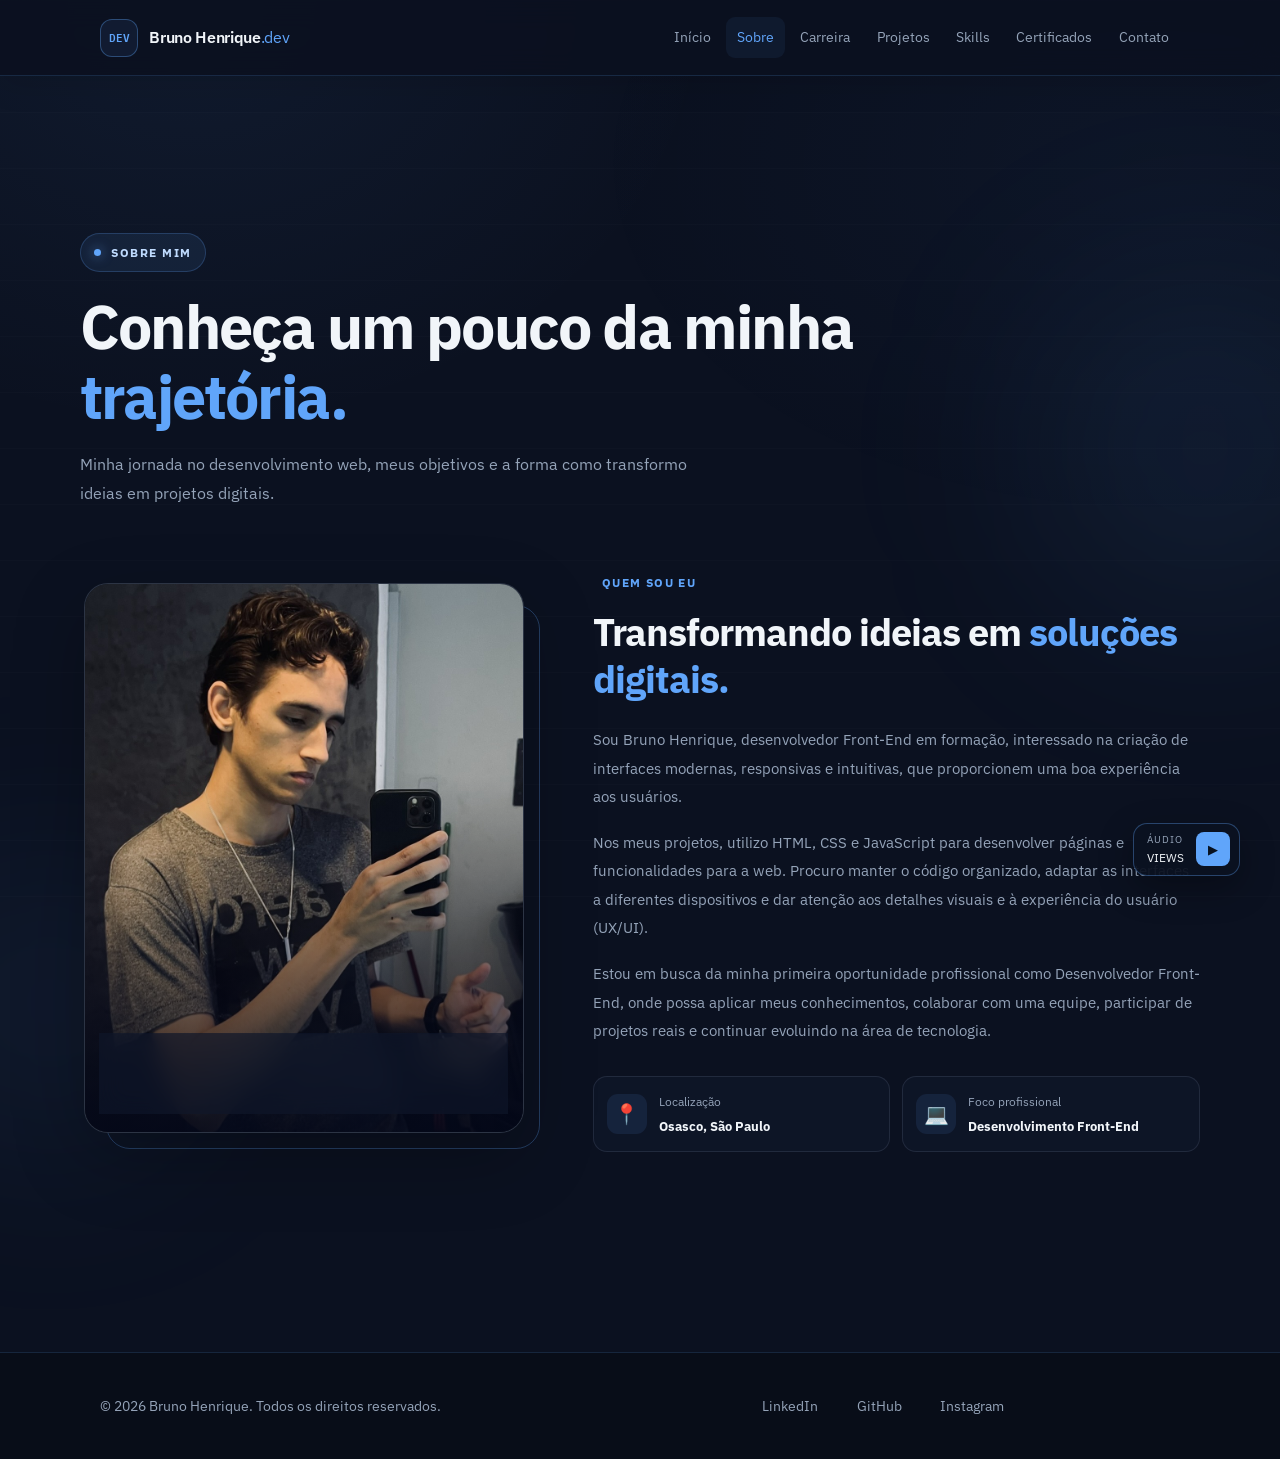
<file: sobre.html>
<!DOCTYPE html>
<html lang="pt-BR">

<head>
  <meta charset="UTF-8">
  <meta name="viewport" content="width=device-width, initial-scale=1.0">
  <title>IBrunooDev | Sobre</title>
  <link rel="icon" type="image/x-icon" href="src/img/Icon-BrunoH-V2.png">
  <link rel="stylesheet" href="src/css/root.css">
  <link rel="stylesheet" href="src/css/global.css">
  <link rel="stylesheet" href="src/css/navbar.css">
  <link rel="stylesheet" href="src/css/sobre.css">
  <link rel="stylesheet" href="src/css/redesign.css" />
  <link
    href="https://fonts.googleapis.com/css2?family=IBM+Plex+Mono:wght@400;500&family=IBM+Plex+Sans:wght@400;500;600&display=swap"
    rel="stylesheet">
</head>

<body data-page="sobre">
  <header class="site-header">
    <div class="container nav-shell">
      <a class="brand" href="index.html">
        <span class="brand-mark">DEV</span>
        <span class="brand-name">Bruno Henrique<span>.dev</span></span>
      </a>
      <nav class="site-nav">
        <a href="index.html" data-nav="inicio">Início</a>
        <a href="sobre.html" data-nav="sobre">Sobre</a>
        <a href="carreira.html" data-nav="carreira">Carreira</a>
        <a href="projetos.html" data-nav="projetos">Projetos</a>
        <a href="skills.html" data-nav="skills">Skills</a>
        <a href="certificados.html" data-nav="certificados">Certificados</a>
        <a href="contato.html" data-nav="contato">Contato</a>
      </nav>
      <button class="nav-toggle" type="button" aria-label="Abrir menu" aria-expanded="false">
        <span></span><span></span><span></span>
      </button>
    </div>
  </header>


  <main class="page about-page">
    <section class="about-section">

      <!-- Cabeçalho -->
      <header class="about-header reveal">
        <span class="about-kicker">
          <span class="about-kicker-dot"></span>
          SOBRE MIM
        </span>

        <h1>
          Conheça um pouco da minha
          <span>trajetória.</span>
        </h1>

        <p class="about-lead">
          Minha jornada no desenvolvimento web, meus objetivos e a forma
          como transformo ideias em projetos digitais.
        </p>
      </header>

      <!-- Conteúdo principal -->
      <div class="about-grid">

        <!-- Foto de perfil -->
        <div class="about-visual reveal">
          <div class="about-image-frame">
            <img src="src/img/Icon-Bruno-Original.JPEG" alt="Foto de Bruno Henrique" loading="lazy">

            <div class="about-image-overlay"></div>

            <div class="about-image-caption">
              <span class="about-avatar-status"></span>

              <div>
                <strong>Bruno Henrique</strong>
                <span>Desenvolvedor Front-End em formação</span>
              </div>
            </div>
          </div>

          <div class="about-image-decoration"></div>
        </div>

        <!-- Apresentação -->
        <div class="about-content reveal">

          <span class="about-content-label">
            <i class="devicon-github-original"></i>
            QUEM SOU EU
          </span>

          <h2>
            Transformando ideias em
            <span>soluções digitais.</span>
          </h2>

          <p>
            Sou Bruno Henrique, desenvolvedor Front-End em formação,
            interessado na criação de interfaces modernas, responsivas
            e intuitivas, que proporcionem uma boa experiência aos usuários.
          </p>

          <p>
            Nos meus projetos, utilizo HTML, CSS e JavaScript para
            desenvolver páginas e funcionalidades para a web. Procuro
            manter o código organizado, adaptar as interfaces a diferentes
            dispositivos e dar atenção aos detalhes visuais e à experiência
            do usuário (UX/UI).
          </p>

          <p>
            Estou em busca da minha primeira oportunidade profissional
            como Desenvolvedor Front-End, onde possa aplicar meus
            conhecimentos, colaborar com uma equipe, participar de
            projetos reais e continuar evoluindo na área de tecnologia.
          </p>

          <!-- Informações -->
          <div class="about-info-grid">

            <div class="about-info-card">
              <span class="about-info-icon">
                <p class="stat-label">📍</p>
              </span>

              <div class="about-info-text">
                <span class="about-info-label">Localização</span>
                <strong>Osasco, São Paulo</strong>
              </div>
            </div>

            <div class="about-info-card">
              <span class="about-info-icon">
                <p class="stat-label">💻</p>
              </span>

              <div class="about-info-text">
                <span class="about-info-label">Foco profissional</span>
                <strong>Desenvolvimento Front-End</strong>
              </div>
            </div>
          </div>
        </div>
    </section>
  </main>


  <footer class="site-footer">
    <div class="container">
      <div class="social-links">
        <p>&copy; 2026 Bruno Henrique. Todos os direitos reservados.</p>
        <a href="https://www.linkedin.com/in/brunocarus/" target="_blank" rel="noopener">LinkedIn</a>
        <a href="https://github.com/IBrunooDev" target="_blank" rel="noopener">GitHub</a>
        <a href="https://www.instagram.com/bruu.dev/" target="_blank" rel="noopener">Instagram</a>
      </div>
    </div>
  </footer>

  <script src="src/js/navbar.js"></script>
  <script src="src/js/main.js"></script>
</body>

</html>
</file>
<file: src/css/root.css>
/*
  ROOT.CSS — Sistema de design
  Altere as variáveis abaixo para atualizar o visual do site inteiro.
*/

/* Sistema visual global: azul profissional sobre base navy. */
:root {
  /* Cor principal e estados */
  --color-primary: #60a5fa;
  --color-primary-hover: #93c5fd;
  --color-primary-light: #bfdbfe;
  --color-primary-rgb: 96, 165, 250;
  --color-primary-soft: rgba(var(--color-primary-rgb), 0.12);
  --color-secondary: var(--color-primary);

  /* Superfícies */
  --color-bg: #0b1120;
  --color-bg-elevated: #111827;
  --color-bg-card: #0f172a;
  --color-bg-header: rgba(11, 17, 32, 0.92);
  --color-bg-footer: #080d18;

  /* Tipografia */
  --color-text: #f1f5f9;
  --color-text-muted: #94a3b8;
  --color-text-inverse: #08111f;

  /* Destaques e feedback */
  --color-accent: var(--color-primary);
  --color-accent-warm: var(--color-primary);
  --color-success: #6fbf73;
  --color-error: #d36b64;
  --color-link: var(--color-primary);

  /* Bordas */
  --color-border: rgba(148, 163, 184, 0.12);
  --color-border-strong: rgba(148, 163, 184, 0.2);
  --color-border-accent: rgba(var(--color-primary-rgb), 0.35);

  /* Fontes */
  --font-sans: "IBM Plex Sans", "Segoe UI", sans-serif;
  --font-mono: "IBM Plex Mono", "Consolas", monospace;

  /* Tamanhos de fonte */
  --fs-xs: 0.75rem;
  --fs-sm: 0.875rem;
  --fs-md: 1rem;
  --fs-lg: 1.125rem;
  --fs-xl: 1.375rem;
  --fs-2xl: 1.75rem;
  --fs-3xl: 2.25rem;
  --fs-4xl: clamp(2.25rem, 5vw, 3.5rem);
  --lh-tight: 1.15;
  --lh-body: 1.65;

  /* Espaçamentos */
  --space-2xs: 0.25rem;
  --space-xs: 0.5rem;
  --space-sm: 0.75rem;
  --space-md: 1rem;
  --space-lg: 1.5rem;
  --space-xl: 2.25rem;
  --space-2xl: 3.5rem;
  --space-3xl: 5.5rem;

  /* Bordas e raios */
  --border-width: 1px;
  --radius-sm: 8px;
  --radius-md: 12px;
  --radius-lg: 18px;
  --radius-full: 999px;

  /* Sombras e foco */
  --shadow-sm: 0 8px 24px rgba(0, 0, 0, 0.22);
  --shadow-md: 0 18px 40px rgba(0, 0, 0, 0.32);
  --shadow-focus: 0 0 0 3px rgba(var(--color-primary-rgb), 0.3);

  /* Transições */
  --ease: cubic-bezier(0.22, 1, 0.36, 1);
  --transition-fast: 160ms var(--ease);
  --transition-normal: 280ms var(--ease);
  --transition-slow: 480ms var(--ease);

  /* Animações */
  --anim-reveal: 480ms var(--ease);

  /* Camadas */
  --z-header: 1000;
  --z-overlay: 2000;
  --z-modal: 2100;
  --z-player: 1500;

  /* Layout */
  --header-height: 76px;
  --container-lg: 1160px;
  --container-width: 1160px;
  --gutter: clamp(1rem, 4vw, 2.5rem);
}

/* Alias para compatibilidade com trechos antigos */
:root {
  --primary-color: var(--color-primary);
  --secondary-color: var(--color-primary);
  --bg-dark: var(--color-bg);
  --bg-card: var(--color-bg-card);
  --text-main: var(--color-text);
  --text-muted: var(--color-text-muted);
  --accent-color: var(--color-accent-warm);
  --font-main: var(--font-sans);
  --border-radius: var(--radius-md);
}
</file>
<file: src/css/global.css>
/*
  GLOBAL.CSS — Reset, layout base, botões, footer e utilitários
*/

*,
*::before,
*::after {
  margin: 0;
  padding: 0;
  box-sizing: border-box;
}

html {
  scroll-behavior: smooth;
}

body {
  min-height: 100vh;
  background-color: var(--color-bg);
  color: var(--color-text);
  font-family: var(--font-sans);
  font-size: var(--fs-md);
  line-height: var(--lh-body);
  background-image:
    linear-gradient(180deg, rgba(255, 255, 255, 0.015) 1px, transparent 1px),
    linear-gradient(90deg, rgba(255, 255, 255, 0.015) 1px, transparent 1px);
  background-size: 48px 48px;
  background-attachment: fixed;
}

body::before {
  content: "";
  position: fixed;
  inset: 0;
  pointer-events: none;
  background: radial-gradient(ellipse at top left, rgba(var(--color-primary-rgb), 0.07), transparent 42%);
  z-index: 0;
}

img {
  max-width: 100%;
  display: block;
}

code {
  font-family: var(--font-mono);
  font-size: 0.88em;
  color: var(--color-primary);
}

a {
  color: inherit;
  text-decoration: none;
}

ul {
  list-style: none;
}

button,
.btn {
  font-family: inherit;
  cursor: pointer;
  border: none;
  background: none;
}

:focus-visible {
  outline: none;
  box-shadow: var(--shadow-focus);
}

.container {
  width: min(var(--container-lg), 100%);
  margin-inline: auto;
  padding-inline: var(--gutter);
  position: relative;
  z-index: 1;
}

.page {
  padding-top: calc(var(--header-height) + var(--space-2xl));
  padding-bottom: var(--space-3xl);
  min-height: calc(100vh - 120px);
}

.page-intro {
  margin-bottom: var(--space-2xl);
  max-width: 42rem;
}

.page-kicker {
  font-family: var(--font-mono);
  font-size: var(--fs-xs);
  letter-spacing: 0.14em;
  text-transform: uppercase;
  color: var(--color-primary);
  margin-bottom: var(--space-sm);
}

.page-intro h1,
.section-title {
  font-size: var(--fs-3xl);
  font-weight: 600;
  letter-spacing: -0.03em;
  line-height: var(--lh-tight);
  margin-bottom: var(--space-sm);
}

.page-lead,
.section-subtitle {
  color: var(--color-text-muted);
  font-size: var(--fs-lg);
}

.btn {
  display: inline-flex;
  align-items: center;
  justify-content: center;
  gap: var(--space-xs);
  min-height: 44px;
  padding: 0.7rem 1.15rem;
  border-radius: var(--radius-md);
  font-size: var(--fs-sm);
  font-weight: 500;
  transition: background var(--transition-fast), border-color var(--transition-fast), transform var(--transition-fast);
}

.btn-primary {
  background: var(--color-primary);
  color: var(--color-text-inverse);
}

.btn-primary:hover {
  background: var(--color-primary-hover);
}

.btn-secondary {
  border: var(--border-width) solid var(--color-border-strong);
  color: var(--color-text);
}

.btn-secondary:hover {
  border-color: var(--color-primary);
  color: var(--color-primary);
}

.btn-ghost {
  border: var(--border-width) solid var(--color-border);
  color: var(--color-text-muted);
}

.btn-ghost:hover {
  color: var(--color-text);
  border-color: var(--color-border-strong);
}

.site-footer {
  border-top: var(--border-width) solid var(--color-border);
  background: var(--color-bg-footer);
  padding: var(--space-xl) 0;
}

.site-footer .container {
  display: flex;
  justify-content: space-between;
  align-items: center;
  gap: var(--space-md);
  flex-wrap: wrap;
}

.site-footer p {
  color: var(--color-text-muted);
  font-size: var(--fs-sm);
}

.social-links {
  display: flex;
  gap: var(--space-lg);
}

.social-links a {
  color: var(--color-text-muted);
  font-size: var(--fs-sm);
}

.social-links a:hover {
  color: var(--color-primary);
}

.reveal {
  opacity: 0;
  transform: translateY(16px);
  transition: opacity var(--anim-reveal), transform var(--anim-reveal);
}

.reveal.is-visible {
  opacity: 1;
  transform: none;
}

#loading-overlay {
  position: fixed;
  inset: 0;
  background: var(--color-bg);
  display: grid;
  place-items: center;
  z-index: var(--z-overlay);
  transition: opacity var(--transition-normal);
}

#loading-overlay.fade-out {
  opacity: 0;
  pointer-events: none;
}

.loader {
  text-align: center;
  font-family: var(--font-mono);
  font-size: var(--fs-sm);
  color: var(--color-text-muted);
}

.loader-bar {
  width: 72px;
  height: 2px;
  margin: 0 auto var(--space-sm);
  background: var(--color-border);
  position: relative;
  overflow: hidden;
}

.loader-bar::after {
  content: "";
  position: absolute;
  inset: 0 auto 0 0;
  width: 40%;
  background: var(--color-primary);
  animation: loader-slide 0.9s var(--ease) infinite;
}

@keyframes loader-slide {
  0% { transform: translateX(-100%); }
  100% { transform: translateX(280%); }
}

.music-player {
  position: fixed;
  right: var(--gutter);
  bottom: var(--space-lg);
  z-index: var(--z-player);
  display: flex;
  align-items: center;
  gap: var(--space-sm);
  background: var(--color-bg-elevated);
  border: var(--border-width) solid var(--color-border);
  padding: 0.45rem 0.55rem 0.45rem 0.85rem;
  border-radius: var(--radius-md);
  /* margin-bottom: 452px;
   */
}

.player-info {
  display: flex;
  flex-direction: column;
  min-width: 0;
}

.player-label {
  font-size: 0.65rem;
  letter-spacing: 0.08em;
  text-transform: uppercase;
  color: var(--color-text-muted);
}

.music-name {
  font-size: var(--fs-xs);
  white-space: nowrap;
  max-width: 160px;
  overflow: hidden;
  text-overflow: ellipsis;
}

.play-btn {
  width: 34px;
  height: 34px;
  border-radius: var(--radius-sm);
  background: var(--color-primary);
  color: var(--color-text-inverse);
  display: grid;
  place-items: center;
}

.play-btn:hover {
  background: var(--color-primary-hover);
}

::-webkit-scrollbar {
  width: 8px;
}

::-webkit-scrollbar-track {
  background: var(--color-bg);
}

::-webkit-scrollbar-thumb {
  background: var(--color-border-strong);
}

::-webkit-scrollbar-thumb:hover {
  background: var(--color-primary);
}

@media (max-width: 640px) {
  .site-footer .container {
    flex-direction: column;
    text-align: center;
  }

  .music-name {
    display: none;
  }

  .player-label {
    display: none;
  }
}
</file>
<file: src/css/navbar.css>
/*
  NAVBAR.CSS — Navegação principal
*/

.site-header {
  position: fixed;
  top: 0;
  left: 0;
  width: 100%;
  height: var(--header-height);
  z-index: var(--z-header);
  background: var(--color-bg-header);
  backdrop-filter: blur(14px);
  border-bottom: var(--border-width) solid var(--color-border);
}

.nav-shell {
  height: 100%;
  display: flex;
  align-items: center;
  justify-content: space-between;
  gap: var(--space-lg);
}

.brand {
  display: flex;
  align-items: center;
  gap: var(--space-sm);
  flex-shrink: 0;
}

.brand-mark {
  display: grid;
  place-items: center;
  width: 32px;
  height: 32px;
  border: var(--border-width) solid var(--color-border-accent);
  color: var(--color-primary);
  font-family: var(--font-mono);
  font-size: var(--fs-xs);
  font-weight: 500;
}

.brand-name {
  font-weight: 600;
  letter-spacing: -0.02em;
}

.brand-name span {
  color: var(--color-text-muted);
  font-weight: 400;
}

.site-nav {
  display: flex;
  align-items: center;
  gap: 0.15rem;
}

.site-nav a {
  position: relative;
  padding: 0.45rem 0.7rem;
  font-size: var(--fs-sm);
  color: var(--color-text-muted);
  border-radius: var(--radius-sm);
  transition: color var(--transition-fast), background var(--transition-fast);
}

.site-nav a:hover {
  color: var(--color-text);
}

.site-nav a.is-active {
  color: var(--color-text);
}

.site-nav a.is-active::after {
  content: "";
  position: absolute;
  left: 0.7rem;
  right: 0.7rem;
  bottom: 0.2rem;
  height: 1px;
  background: var(--color-primary);
}

.nav-toggle {
  display: none;
  width: 48px;
  height: 48px;
  padding: 0;
  box-sizing: border-box;
  align-items: center;
  justify-content: center;
  gap: 5px;
  flex-direction: column;
  line-height: 0;
}

.nav-toggle span {
  display: block;
  flex: 0 0 auto;
  width: 24px;
  height: 2px;
  margin: 0;
  padding: 0;
  border-radius: 999px;
  background: var(--color-text);
  transform-origin: center;
  transition: transform var(--transition-fast), opacity var(--transition-fast);
}

.nav-toggle.is-open span:nth-child(1) {
  transform: translateY(6.5px) rotate(45deg);
}

.nav-toggle.is-open span:nth-child(2) {
  opacity: 0;
}

.nav-toggle.is-open span:nth-child(3) {
  transform: translateY(-6.5px) rotate(-45deg);
}

@media (max-width: 980px) {
  .nav-toggle {
    display: flex;
  }

  .site-nav {
    position: fixed;
    top: var(--header-height);
    right: 0;
    width: min(320px, 100%);
    height: calc(100vh - var(--header-height));
    flex-direction: column;
    align-items: stretch;
    padding: var(--space-lg);
    background: var(--color-bg-elevated);
    border-left: var(--border-width) solid var(--color-border);
    transform: translateX(100%);
    transition: transform var(--transition-normal);
  }

  .site-nav.is-open {
    transform: none;
  }

  .site-nav a {
    padding: 0.85rem 0.5rem;
    font-size: var(--fs-md);
  }

  .site-nav a.is-active::after {
    display: none;
  }

  .site-nav a.is-active {
    color: var(--color-primary);
  }
}


/* Ajuste fino do ícone hambúrguer: linhas centralizadas dentro do botão */
@media (max-width: 980px) {
  .nav-toggle {
    display: flex;
    align-items: center;
    justify-content: center;
    padding: 0;
  }

  .nav-toggle span {
    width: 24px;
    height: 2px;
    margin: 0;
  }
}
</file>
<file: src/css/home.css>
/* ==========================================
   HOME — VARIÁVEIS E CONFIGURAÇÕES
========================================== */

.home-page {
  --home-bg: #080d18;
  --home-card: rgba(15, 23, 42, 0.76);
  --home-text: #f1f5f9;
  --home-muted: #94a3b8;
  --home-border: rgba(148, 163, 184, 0.15);
  --home-blue: var(--color-primary);
  --home-green: #4ade80;

  position: relative;
  isolation: isolate;
  overflow: clip;
  color: var(--home-text);
}

.home-page *,
.home-page *::before,
.home-page *::after {
  box-sizing: border-box;
}

.home-page .container {
  width: min(1120px, calc(100% - 48px));
  margin-inline: auto;
}

.home-page a {
  text-decoration: none;
}

.home-page img {
  max-width: 100%;
}

/* ==========================================
   HERO — APRESENTAÇÃO PRINCIPAL
========================================== */

.home-page .hero {
  position: relative;
  display: grid;
  grid-template-columns: minmax(0, 1.15fr) minmax(300px, 0.85fr);
  align-items: center;
  gap: 65px;

  min-height: 640px;
  padding-top: 75px;
  padding-bottom: 85px;
}

/* Luzes decorativas */

.home-page .hero::before {
  position: absolute;
  top: 40px;
  left: -180px;
  z-index: -1;

  width: 380px;
  height: 380px;

  background: rgba(var(--color-primary-rgb), 0.08);
  border-radius: 50%;
  filter: blur(100px);

  content: "";
  pointer-events: none;
}

.home-page .hero::after {
  position: absolute;
  right: -180px;
  bottom: 10px;
  z-index: -1;

  width: 350px;
  height: 350px;

  background: rgba(var(--color-primary-rgb), 0.08);
  border-radius: 50%;
  filter: blur(100px);

  content: "";
  pointer-events: none;
}

/* ==========================================
   HERO — TEXTOS
========================================== */

.home-page .hero-copy {
  min-width: 0;
}

.home-page .hero-meta {
  display: flex;
  flex-wrap: wrap;
  align-items: center;
  gap: 9px;

  margin-bottom: 30px;

  color: var(--home-muted);
  font-size: 0.78rem;
  line-height: 1.7;
}

.home-page .hero-meta-tag {
  padding: 6px 10px;

  color: var(--color-primary-light);
  background: rgba(var(--color-primary-rgb), 0.1);
  border: 1px solid rgba(var(--color-primary-rgb), 0.2);
  border-radius: 7px;

  font-weight: 700;
}

.home-page .hero-meta-separator {
  color: #475569;
}

.home-page .hero-availability {
  display: inline-flex;
  align-items: center;
  gap: 7px;
}

.home-page .availability-dot {
  width: 7px;
  height: 7px;
  flex-shrink: 0;

  background: var(--home-green);
  border-radius: 50%;
  box-shadow: 0 0 10px rgba(74, 222, 128, 0.4);
}

.home-page .hero-greeting {
  margin: 0 0 7px;

  color: var(--home-muted);
  font-size: 1.05rem;
  font-weight: 500;
}

.home-page .hero h1 {
  margin: 0;

  color: var(--home-text);
  font-size: clamp(3rem, 5.4vw, 4.7rem);
  font-weight: 850;
  line-height: 1.08;
  letter-spacing: -2.8px;
  overflow-wrap: anywhere;
}

.home-page .hero-title-dot {
  color: var(--home-blue);
}

.home-page .hero-role {
  margin: 16px 0 23px;

  color: #cbd5e1;
  font-size: clamp(1.3rem, 2.5vw, 1.8rem);
  font-weight: 650;
  line-height: 1.4;
  letter-spacing: -0.6px;
}

.home-page .hero-role span {
  color: var(--home-blue);
}

.home-page .hero-text {
  max-width: 600px;
  margin: 0 0 16px;

  color: var(--home-muted);
  font-size: 0.95rem;
  line-height: 1.9;
}

.home-page .hero-text-secondary {
  margin-bottom: 0;
}

/* ==========================================
   BOTÕES
========================================== */

.home-page .hero-actions {
  display: flex;
  flex-wrap: wrap;
  align-items: center;
  gap: 12px;

  margin-top: 30px;
}

.home-page .btn {
  display: inline-flex;
  align-items: center;
  justify-content: center;
  gap: 10px;

  min-height: 46px;
  padding: 12px 16px;

  border: 1px solid transparent;
  border-radius: 10px;

  font-family: inherit;
  font-size: 0.83rem;
  font-weight: 650;
  line-height: 1.4;

  transition:
    transform 0.2s ease,
    border-color 0.2s ease,
    background 0.2s ease,
    box-shadow 0.2s ease;
}

.home-page .btn-arrow {
  font-size: 1rem;
}

.home-page .btn-primary {
  color: #07111f;
  background: linear-gradient(115deg, var(--color-primary-hover), var(--color-primary));
  box-shadow: 0 7px 22px rgba(var(--color-primary-rgb), 0.15);
}

.home-page .btn-secondary {
  color: var(--home-text);
  background: rgba(148, 163, 184, 0.07);
  border-color: var(--home-border);
}

.home-page .btn-secondary i {
  font-size: 1.05rem;
}

.home-page .btn-ghost {
  color: #cbd5e1;
  background: transparent;
  border-color: transparent;
}

.home-page .hero-social-proof {
  display: flex;
  align-items: center;
  gap: 11px;
  margin-top: 30px;
}

.home-page .hero-social-line {
  width: 28px;
  height: 1px;
  flex-shrink: 0;
  background: #475569;
}

.home-page .hero-social-proof p {
  margin: 0;
  color: #64748b;
  font-size: 0.78rem;
  line-height: 1.7;
}

@media (hover: hover) and (pointer: fine) {
  .home-page .btn:hover {
    transform: translateY(-2px);
  }

  .home-page .btn-primary:hover {
    box-shadow: 0 10px 28px rgba(var(--color-primary-rgb), 0.28);
  }

  .home-page .btn-secondary:hover {
    background: rgba(148, 163, 184, 0.12);
    border-color: rgba(148, 163, 184, 0.3);
  }

  .home-page .btn-ghost:hover {
    color: var(--home-blue);
    background: rgba(var(--color-primary-rgb), 0.06);
  }
}

/* ==========================================
   HERO — IMAGEM
========================================== */

.home-page .hero-visual {
  position: relative;
  width: 100%;
  max-width: 405px;
  justify-self: end;
}

.home-page .hero-visual-glow {
  position: absolute;
  inset: 12% -10% 4%;
  z-index: -1;

  background: linear-gradient(
    135deg,
    rgba(var(--color-primary-rgb), 0.24),
    rgba(var(--color-primary-rgb), 0.16)
  );

  border-radius: 50%;
  filter: blur(65px);
}

.home-page .hero-frame {
  position: relative;
  overflow: hidden;

  padding: 14px;

  background: linear-gradient(
    145deg,
    rgba(30, 41, 59, 0.94),
    rgba(15, 23, 42, 0.96)
  );

  border: 1px solid rgba(148, 163, 184, 0.2);
  border-radius: 23px;

  box-shadow: 0 28px 75px rgba(0, 0, 0, 0.25);
}

.home-page .hero-frame-top {
  display: flex;
  align-items: center;
  justify-content: space-between;
  gap: 12px;

  padding: 4px 3px 14px;
}

.home-page .hero-frame-label {
  color: #94a3b8;
  font-size: 0.65rem;
  font-weight: 700;
  letter-spacing: 1.5px;
}

.home-page .hero-frame-indicator {
  width: 7px;
  height: 7px;

  background: var(--home-green);
  border-radius: 50%;
}

.home-page .hero-image-wrap {
  overflow: hidden;
  aspect-ratio: 4 / 4.5;

  background: #111827;
  border-radius: 15px;
}

.home-page .hero-image-wrap img {
  display: block;
  width: 100%;
  height: 100%;

  object-fit: cover;
  object-position: center;

  transition: transform 0.5s ease;
}

.home-page .hero-caption {
  display: flex;
  align-items: center;
  justify-content: space-between;
  gap: 12px;

  padding: 17px 4px 5px;
}

.home-page .hero-caption > div {
  display: flex;
  flex-direction: column;
  gap: 5px;
}

.home-page .hero-caption-label {
  color: #64748b;
  font-size: 0.62rem;
  font-weight: 700;
  letter-spacing: 1.2px;
}

.home-page .hero-caption strong {
  color: var(--home-text);
  font-size: 1rem;
  letter-spacing: 0.3px;
}

.home-page .hero-caption-icon {
  display: grid;
  width: 34px;
  height: 34px;
  flex-shrink: 0;
  place-items: center;

  color: var(--home-blue);
  background: rgba(var(--color-primary-rgb), 0.1);
  border: 1px solid rgba(var(--color-primary-rgb), 0.17);
  border-radius: 10px;
}

.home-page .hero-floating-card {
  position: absolute;
  right: -28px;
  bottom: 85px;

  display: flex;
  align-items: center;
  gap: 11px;

  max-width: calc(100% + 30px);
  padding: 13px 15px;

  background: rgba(15, 23, 42, 0.93);
  border: 1px solid rgba(148, 163, 184, 0.2);
  border-radius: 14px;

  box-shadow: 0 15px 40px rgba(0, 0, 0, 0.25);

  backdrop-filter: blur(14px);
  -webkit-backdrop-filter: blur(14px);
}

.home-page .hero-floating-icon {
  display: grid;
  width: 40px;
  height: 40px;
  flex-shrink: 0;
  place-items: center;

  background: rgba(245, 158, 11, 0.1);
  border-radius: 11px;
  font-size: 1.5rem;
}

.home-page .hero-floating-card > div {
  display: flex;
  flex-direction: column;
  gap: 5px;
}

.home-page .hero-floating-card strong {
  color: var(--home-text);
  font-size: 0.76rem;
}

.home-page .hero-floating-card > div span {
  color: var(--home-muted);
  font-size: 0.67rem;
}

@media (hover: hover) and (pointer: fine) {
  .home-page .hero-frame:hover .hero-image-wrap img {
    transform: scale(1.035);
  }
}

/* ==========================================
   FAIXA DE INFORMAÇÕES
========================================== */

.home-page .status-strip {
  display: grid;
  grid-template-columns: repeat(3, minmax(0, 1fr));

  padding: 23px 0;

  border-top: 1px solid var(--home-border);
  border-bottom: 1px solid var(--home-border);
}

.home-page .status-item {
  display: flex;
  align-items: center;
  gap: 14px;

  min-width: 0;
  padding: 5px 22px;
}

.home-page .status-item + .status-item {
  border-left: 1px solid var(--home-border);
}

.home-page .status-icon {
  display: grid;
  width: 44px;
  height: 44px;
  flex-shrink: 0;
  place-items: center;

  color: var(--home-blue);
  background: rgba(var(--color-primary-rgb), 0.08);
  border: 1px solid rgba(var(--color-primary-rgb), 0.12);
  border-radius: 12px;

  font-size: 1.35rem;
}

.home-page .status-content {
  display: flex;
  min-width: 0;
  flex-direction: column;
  gap: 6px;
}

.home-page .status-label {
  color: #64748b;
  font-size: 0.72rem;
}

.home-page .status-value {
  color: #e2e8f0;
  font-size: 0.82rem;
  font-weight: 650;
  line-height: 1.55;
  overflow-wrap: anywhere;
}

/* ==========================================
   SEÇÕES GERAIS
========================================== */

.home-page .home-block {
  padding-top: 100px;
}

.home-page .home-block-head {
  display: grid;
  grid-template-columns: minmax(0, 1.1fr) minmax(0, 0.9fr);
  align-items: end;
  gap: 45px;

  margin-bottom: 35px;
}

.home-page .home-section-label {
  display: inline-block;
  margin-bottom: 14px;

  color: var(--home-blue);
  font-size: 0.7rem;
  font-weight: 750;
  letter-spacing: 1.6px;
}

.home-page .section-title {
  max-width: 650px;
  margin: 0;

  color: var(--home-text);
  font-size: clamp(2rem, 3.5vw, 2.8rem);
  font-weight: 800;
  line-height: 1.2;
  letter-spacing: -1.1px;
}

.home-page .section-title span {
  color: var(--home-blue);
}

.home-page .home-heading-description > p {
  margin: 0 0 18px;

  color: var(--home-muted);
  font-size: 0.9rem;
  line-height: 1.85;
}

.home-page .all-projects-link {
  display: inline-flex;
  align-items: center;
  gap: 9px;

  color: var(--color-primary-light);
  font-size: 0.84rem;
  font-weight: 650;
}

.home-page .all-projects-link span {
  transition: transform 0.2s ease;
}

@media (hover: hover) {
  .home-page .all-projects-link:hover span {
    transform: translate(3px, -3px);
  }
}

/* ==========================================
   PROJETOS — GRID E CARDS
========================================== */

.home-page .featured-grid {
  display: grid;
  grid-template-columns: repeat(3, minmax(0, 1fr));
  gap: 20px;
}

.home-page .featured-card {
  display: flex;
  min-width: 0;
  flex-direction: column;
  overflow: hidden;

  background: var(--home-card);
  border: 1px solid var(--home-border);
  border-radius: 18px;

  transition:
    transform 0.25s ease,
    border-color 0.25s ease,
    box-shadow 0.25s ease;
}

.home-page .featured-media {
  position: relative;
  overflow: hidden;
  aspect-ratio: 16 / 10;

  background: #111827;
  border-bottom: 1px solid var(--home-border);
}

.home-page .featured-media::after {
  position: absolute;
  inset: 40% 0 0;

  background: linear-gradient(
    to bottom,
    transparent,
    rgba(2, 6, 23, 0.65)
  );

  content: "";
  pointer-events: none;
}

.home-page .featured-media img {
  display: block;
  width: 100%;
  height: 100%;

  object-fit: cover;
  object-position: center;

  transition: transform 0.45s ease;
}

.home-page .featured-number,
.home-page .featured-project-type {
  position: absolute;
  z-index: 1;

  display: inline-flex;
  align-items: center;

  color: #f8fafc;
  background: rgba(15, 23, 42, 0.78);
  border: 1px solid rgba(255, 255, 255, 0.13);
  border-radius: 7px;

  backdrop-filter: blur(8px);
  -webkit-backdrop-filter: blur(8px);
}

.home-page .featured-number {
  top: 13px;
  left: 13px;

  padding: 6px 9px;

  font-size: 0.7rem;
  font-weight: 750;
}

.home-page .featured-project-type {
  right: 12px;
  bottom: 12px;

  max-width: calc(100% - 24px);
  padding: 6px 9px;

  font-size: 0.59rem;
  font-weight: 700;
  letter-spacing: 0.7px;
}

.home-page .featured-body {
  display: flex;
  flex: 1;
  flex-direction: column;
  align-items: flex-start;

  padding: 22px;
}

.home-page .featured-title-row {
  display: flex;
  flex-wrap: wrap;
  align-items: center;
  gap: 8px;

  margin-bottom: 13px;
}

.home-page .featured-category {
  color: var(--home-blue);
  font-size: 0.72rem;
  font-weight: 700;
}

.home-page .featured-status {
  padding: 4px 7px;

  color: #cbd5e1;
  background: rgba(148, 163, 184, 0.07);
  border: 1px solid rgba(148, 163, 184, 0.12);
  border-radius: 6px;

  font-size: 0.61rem;
}

.home-page .featured-body h3 {
  margin: 0 0 12px;

  color: var(--home-text);
  font-size: 1.2rem;
  font-weight: 750;
  letter-spacing: -0.3px;
}

.home-page .featured-body > p {
  flex: 1;
  margin: 0 0 20px;

  color: var(--home-muted);
  font-size: 0.84rem;
  line-height: 1.8;
}

.home-page .tech-tags {
  display: flex;
  flex-wrap: wrap;
  gap: 7px;

  margin-bottom: 23px;
}

.home-page .tech-tags span {
  padding: 6px 8px;

  color: #cbd5e1;
  background: rgba(148, 163, 184, 0.07);
  border: 1px solid rgba(148, 163, 184, 0.1);
  border-radius: 6px;

  font-size: 0.68rem;
  font-weight: 500;
}

.home-page .featured-actions {
  display: flex;
  flex-wrap: wrap;
  align-items: center;
  gap: 18px;

  width: 100%;
  padding-top: 16px;

  border-top: 1px solid rgba(148, 163, 184, 0.12);
}

.home-page .featured-link,
.home-page .featured-code-link {
  display: inline-flex;
  align-items: center;
  gap: 8px;

  font-size: 0.82rem;
  font-weight: 650;
}

.home-page .featured-link {
  color: var(--color-primary-light);
}

.home-page .featured-code-link {
  color: #94a3b8;
}

.home-page .featured-link span {
  transition: transform 0.2s ease;
}

@media (hover: hover) and (pointer: fine) {
  .home-page .featured-card:hover {
    transform: translateY(-5px);
    border-color: rgba(var(--color-primary-rgb), 0.35);
    box-shadow: 0 18px 40px rgba(0, 0, 0, 0.18);
  }

  .home-page .featured-card:hover .featured-media img {
    transform: scale(1.04);
  }

  .home-page .featured-link:hover span {
    transform: translate(3px, -3px);
  }

  .home-page .featured-code-link:hover {
    color: var(--home-text);
  }
}

/* ==========================================
   CONSOLE — INTRODUÇÃO
========================================== */

.home-page .console-intro {
  display: grid;
  grid-template-columns: minmax(0, 0.85fr) minmax(0, 1.15fr);
  align-items: center;
  gap: 50px;

  padding: 35px;

  background: linear-gradient(
    135deg,
    rgba(15, 23, 42, 0.75),
    rgba(15, 23, 42, 0.35)
  );

  border: 1px solid var(--home-border);
  border-radius: 22px;
}

.home-page .console-copy .section-title {
  font-size: clamp(1.8rem, 3vw, 2.5rem);
}

.home-page .console-copy > p {
  margin: 18px 0 0;

  color: var(--home-muted);
  font-size: 0.9rem;
  line-height: 1.9;
}

.home-page .console-tip {
  display: flex;
  align-items: flex-start;
  gap: 12px;

  margin-top: 25px;
}

.home-page .console-tip-icon {
  display: grid;
  width: 35px;
  height: 35px;
  flex-shrink: 0;
  place-items: center;

  color: var(--home-blue);
  background: rgba(var(--color-primary-rgb), 0.1);
  border: 1px solid rgba(var(--color-primary-rgb), 0.13);
  border-radius: 9px;
}

.home-page .console-tip p {
  margin: 0;

  color: var(--home-muted);
  font-size: 0.81rem;
  line-height: 1.8;
}

.home-page .console-tip code {
  padding: 3px 6px;

  color: var(--color-primary-light);
  background: rgba(var(--color-primary-rgb), 0.1);
  border-radius: 5px;

  font-family: monospace;
}

/* ==========================================
   TERMINAL
========================================== */

.home-page .terminal {
  min-width: 0;
  overflow: hidden;

  background: #080d16;
  border: 1px solid rgba(148, 163, 184, 0.2);
  border-radius: 15px;

  box-shadow: 0 20px 50px rgba(0, 0, 0, 0.25);
}

.home-page .terminal-bar {
  display: flex;
  align-items: center;
  gap: 13px;

  min-height: 49px;
  padding: 12px 15px;

  background: rgba(30, 41, 59, 0.6);
  border-bottom: 1px solid rgba(148, 163, 184, 0.12);
}

.home-page .terminal-dots {
  display: flex;
  flex-shrink: 0;
  gap: 5px;
}

.home-page .terminal-dots i {
  display: block;
  width: 9px;
  height: 9px;
  border-radius: 50%;
}

.home-page .terminal-dots i:nth-child(1) {
  background: #f87171;
}

.home-page .terminal-dots i:nth-child(2) {
  background: #fbbf24;
}

.home-page .terminal-dots i:nth-child(3) {
  background: #4ade80;
}

.home-page .terminal-title {
  flex: 1;
  min-width: 0;

  color: #94a3b8;
  font-family: monospace;
  font-size: 0.72rem;
  text-align: center;
  overflow-wrap: anywhere;
}

.home-page .terminal-language {
  color: #64748b;
  font-family: monospace;
  font-size: 0.65rem;
}

.home-page .terminal-screen {
  min-height: 230px;
  padding: 22px 20px;

  font-family: "Consolas", "Courier New", monospace;
  font-size: 0.8rem;
  line-height: 1.8;
}

.home-page .terminal-output {
  margin-bottom: 18px;
}

.home-page .terminal-line {
  overflow-wrap: anywhere;
}

.home-page .terminal-welcome {
  color: #86efac;
}

.home-page .terminal-muted {
  color: #64748b;
}

.home-page .terminal-row {
  display: flex;
  align-items: baseline;
  gap: 10px;
  min-width: 0;
}

.home-page .terminal-prompt {
  flex-shrink: 0;
  color: var(--color-primary);
  white-space: nowrap;
}

.home-page .terminal-input {
  width: 100%;
  min-width: 0;
  padding: 0;

  color: #f1f5f9;
  background: transparent;
  border: 0;
  outline: none;

  font: inherit;
  caret-color: var(--color-primary);
}

.home-page .terminal-input::placeholder {
  color: #475569;
}

.home-page .terminal-input:focus-visible {
  outline: none;
}

/* ==========================================
   TABLETS — ATÉ 1000px
========================================== */

@media (max-width: 1000px) {
  .home-page .hero {
    grid-template-columns: minmax(0, 1.1fr) minmax(260px, 0.9fr);
    gap: 35px;

    min-height: 570px;
    /* O cabeçalho é fixo: reservar a altura dele evita que o hero fique por baixo do menu. */
    padding-top: calc(var(--header-height) + 2rem);
    padding-bottom: 65px;
  }

  .home-page .hero h1 {
    font-size: clamp(2.8rem, 5vw, 3.8rem);
    letter-spacing: -2px;
  }

  .home-page .hero-floating-card {
    right: -12px;
  }

  .home-page .status-item {
    gap: 10px;
    padding-inline: 13px;
  }

  .home-page .status-icon {
    width: 38px;
    height: 38px;
    font-size: 1.15rem;
  }

  .home-page .status-value {
    font-size: 0.76rem;
  }

  .home-page .featured-grid {
    grid-template-columns: repeat(2, minmax(0, 1fr));
  }

  .home-page .featured-card:last-child {
    grid-column: 1 / -1;
  }

  .home-page .featured-card:last-child .featured-media {
    aspect-ratio: 16 / 7;
  }

  .home-page .console-intro {
    gap: 30px;
    padding: 28px;
  }
}

/* ==========================================
   TABLETS MENORES E CELULARES — ATÉ 720px
========================================== */

@media (max-width: 720px) {
  .home-page .container {
    width: calc(100% - 36px);
  }

  .home-page .hero {
    grid-template-columns: 1fr;
    gap: 42px;

    min-height: auto;
    /* Mantém o início da home abaixo do cabeçalho fixo em telas menores. */
    padding-top: calc(var(--header-height) + 2rem);
    padding-bottom: 50px;
  }

  .home-page .hero-copy {
    max-width: 650px;
  }

  .home-page .hero h1 {
    font-size: clamp(2.8rem, 9vw, 4rem);
  }

  .home-page .hero-visual {
    width: min(100%, 380px);
    justify-self: center;
  }

  .home-page .hero-floating-card {
    right: -10px;
    bottom: 75px;
  }

  .home-page .status-strip {
    grid-template-columns: 1fr;
    gap: 0;
    padding-block: 8px;
  }

  .home-page .status-item {
    padding: 15px 5px;
  }

  .home-page .status-item + .status-item {
    border-top: 1px solid var(--home-border);
    border-left: 0;
  }

  .home-page .status-content {
    gap: 4px;
  }

  .home-page .home-block {
    padding-top: 70px;
  }

  .home-page .home-block-head {
    grid-template-columns: 1fr;
    gap: 18px;
    margin-bottom: 27px;
  }

  .home-page .section-title {
    font-size: clamp(1.9rem, 6vw, 2.5rem);
  }

  .home-page .featured-grid {
    grid-template-columns: repeat(2, minmax(0, 1fr));
    gap: 13px;
  }

  .home-page .featured-card:last-child {
    grid-column: auto;
  }

  .home-page .featured-card:last-child .featured-media {
    aspect-ratio: 16 / 10;
  }

  .home-page .featured-body {
    padding: 16px;
  }

  .home-page .featured-body h3 {
    font-size: 1.05rem;
  }

  .home-page .featured-body > p {
    font-size: 0.79rem;
  }

  .home-page .featured-status {
    font-size: 0.58rem;
  }

  .home-page .featured-actions {
    gap: 13px;
  }

  .home-page .featured-link,
  .home-page .featured-code-link {
    font-size: 0.76rem;
  }

  .home-page .console-intro {
    grid-template-columns: 1fr;
    gap: 28px;
    padding: 23px;
  }

  .home-page .terminal-screen {
    min-height: 210px;
    padding: 18px 14px;
  }
}

/* ==========================================
   CELULARES — ATÉ 480px
========================================== */

@media (max-width: 480px) {
  .home-page .container {
    width: calc(100% - 30px);
  }

  .home-page .hero {
    gap: 35px;
    padding-top: calc(var(--header-height) + 1.5rem);
    padding-bottom: 38px;
  }

  .home-page .hero-meta {
    gap: 7px;
    margin-bottom: 25px;
    font-size: 0.7rem;
  }

  .home-page .hero-meta-tag {
    padding: 5px 8px;
  }

  .home-page .hero-greeting {
    font-size: 0.94rem;
  }

  .home-page .hero h1 {
    font-size: clamp(2.5rem, 10vw, 3.3rem);
    letter-spacing: -1.7px;
  }

  .home-page .hero-role {
    margin: 13px 0 18px;
    font-size: 1.35rem;
  }

  .home-page .hero-text {
    font-size: 0.88rem;
    line-height: 1.85;
  }

  .home-page .hero-actions {
    align-items: stretch;
    gap: 9px;
    margin-top: 25px;
  }

  .home-page .btn {
    min-height: 43px;
    padding: 10px 12px;
    font-size: 0.76rem;
  }

  .home-page .btn-ghost {
    width: 100%;
    justify-content: flex-start;
    padding-left: 3px;
  }

  .home-page .hero-social-proof {
    align-items: flex-start;
    margin-top: 23px;
  }

  .home-page .hero-social-proof p {
    font-size: 0.73rem;
  }

  .home-page .hero-frame {
    padding: 10px;
    border-radius: 18px;
  }

  .home-page .hero-image-wrap {
    border-radius: 12px;
  }

  .home-page .hero-frame-label {
    font-size: 0.58rem;
  }

  .home-page .hero-floating-card {
    right: -5px;
    bottom: 67px;
    gap: 9px;
    padding: 10px;
  }

  .home-page .hero-floating-icon {
    width: 34px;
    height: 34px;
    font-size: 1.3rem;
  }

  .home-page .hero-floating-card strong {
    font-size: 0.68rem;
  }

  .home-page .hero-floating-card > div span {
    font-size: 0.61rem;
  }

  .home-page .status-value {
    font-size: 0.79rem;
  }

  .home-page .home-block {
    padding-top: 58px;
  }

  .home-page .home-section-label {
    font-size: 0.65rem;
  }

  .home-page .section-title {
    font-size: 1.9rem;
    letter-spacing: -0.7px;
  }

  .home-page .home-heading-description > p {
    font-size: 0.85rem;
  }

  .home-page .featured-grid {
    grid-template-columns: 1fr;
    gap: 16px;
  }

  .home-page .featured-media,
  .home-page .featured-card:last-child .featured-media {
    aspect-ratio: 16 / 9;
  }

  .home-page .featured-body {
    padding: 19px;
  }

  .home-page .featured-body h3 {
    font-size: 1.12rem;
  }

  .home-page .featured-body > p {
    font-size: 0.83rem;
  }

  .home-page .tech-tags span {
    font-size: 0.67rem;
  }

  .home-page .console-intro {
    gap: 23px;
    padding: 19px 15px;
    border-radius: 17px;
  }

  .home-page .console-copy .section-title {
    font-size: 1.8rem;
  }

  .home-page .console-copy > p {
    font-size: 0.85rem;
  }

  .home-page .terminal-bar {
    gap: 8px;
    padding-inline: 10px;
  }

  .home-page .terminal-title {
    font-size: 0.64rem;
  }

  .home-page .terminal-language {
    font-size: 0.58rem;
  }

  .home-page .terminal-screen {
    padding: 16px 10px;
    font-size: 0.7rem;
  }

  .home-page .terminal-row {
    gap: 7px;
  }
}

/* ==========================================
   CELULARES MUITO PEQUENOS — ATÉ 350px
========================================== */

@media (max-width: 350px) {
  .home-page .container {
    width: calc(100% - 24px);
  }

  .home-page .hero h1 {
    font-size: 2.35rem;
  }

  .home-page .hero-meta {
    font-size: 0.65rem;
  }

  .home-page .hero-actions {
    flex-direction: column;
    align-items: stretch;
  }

  .home-page .hero-actions .btn {
    width: 100%;
    justify-content: center;
  }

  .home-page .hero-actions .btn-ghost {
    justify-content: center;
  }

  .home-page .hero-floating-card {
    right: -3px;
    bottom: 58px;
  }

  .home-page .featured-body {
    padding: 15px;
  }

  .home-page .console-intro {
    padding: 15px 11px;
  }

  .home-page .terminal-prompt {
    font-size: 0.63rem;
  }
}

/* ==========================================
   ACESSIBILIDADE
========================================== */

.home-page a:focus-visible,
.home-page input:focus-visible {
  outline: 2px solid var(--home-blue);
  outline-offset: 4px;
}

@media (prefers-reduced-motion: reduce) {
  .home-page *,
  .home-page *::before,
  .home-page *::after {
    scroll-behavior: auto !important;
    transition-duration: 0.01ms !important;
    animation-duration: 0.01ms !important;
    animation-iteration-count: 1 !important;
  }
}
</file>
<file: src/css/terminal.css>
/*
  TERMINAL.CSS — Console interativo (não é a navegação principal)
*/

.terminal {
  border: var(--border-width) solid var(--color-border-strong);
  background: #0b1120;
  overflow: hidden;
}

.terminal-bar {
  display: flex;
  align-items: center;
  gap: var(--space-sm);
  padding: 0.65rem 0.85rem;
  border-bottom: var(--border-width) solid var(--color-border);
  background: var(--color-bg-elevated);
}

.terminal-dots {
  display: flex;
  gap: 6px;
}

.terminal-dots i {
  width: 8px;
  height: 8px;
  display: block;
  background: var(--color-border-strong);
}

.terminal-dots i:nth-child(1) { background: #8a4a46; }
.terminal-dots i:nth-child(2) { background: #8a7a3a; }
.terminal-dots i:nth-child(3) { background: #4d7a52; }

.terminal-title {
  font-family: var(--font-mono);
  font-size: var(--fs-xs);
  color: var(--color-text-muted);
}

.terminal-screen {
  min-height: 280px;
  max-height: 380px;
  overflow: auto;
  padding: var(--space-lg);
  font-family: var(--font-mono);
  font-size: var(--fs-sm);
  color: #c7ccd4;
}

.terminal-line {
  margin-bottom: 0.4rem;
}

.terminal-welcome {
  color: var(--color-primary);
}

.terminal-muted {
  color: var(--color-text-muted);
}

.terminal-error {
  color: var(--color-error);
}

.terminal-row {
  display: flex;
  align-items: center;
  gap: 0.5rem;
  margin-top: var(--space-sm);
}

.terminal-prompt {
  color: var(--color-success);
  flex-shrink: 0;
}

.terminal-input {
  flex: 1;
  background: transparent;
  border: none;
  color: var(--color-text);
  font: inherit;
  caret-color: var(--color-primary);
}

.terminal-input:focus {
  outline: none;
  box-shadow: none;
}

.terminal-input::placeholder {
  color: #5c636e;
}
</file>
<file: src/css/redesign.css>
/* REDESIGN 2026 — camada visual compartilhada, preservando o HTML e os recursos existentes * */

html {
    scroll-padding-top: calc(var(--header-height) + 1rem);
}

body {
    background-color:var(--color-bg);
    background-image:radial-gradient(ellipse at 15% 0%,rgba(var(--color-primary-rgb), .065),transparent 34%),linear-gradient(180deg,rgba(255,255,255,.012) 1px,transparent 1px);
    background-size:auto,56px 56px;
}

body::before {
    background:radial-gradient(ellipse at 90% 18%,rgba(var(--color-primary-rgb), .035),transparent 35%);
}

::selection {
    background:rgba(var(--color-primary-rgb), .25);
    color:#fff;
}

.container {
    width:min(1160px,100%);
}

.site-header {
    border-bottom-color:rgba(var(--color-primary-rgb), .16);
    box-shadow:0 8px 32px rgba(0,0,0,.12);
}

.brand {
    gap:.7rem;
}

.brand-mark {
    width:38px;
    height:38px;
    border-radius:12px;
    background:rgba(var(--color-primary-rgb), .08);
    font-size:.7rem;
    font-weight:600;
}

.brand-name {
    font-size:1.02rem;
}

.brand-name span {
    color:var(--color-primary);
}

.site-nav {
    gap:.25rem;
}

.site-nav a {
    padding:.55rem .7rem;
    border-radius:9px;
    white-space:nowrap;
}

.site-nav a:hover,.site-nav a.is-active {
    color:var(--color-primary);
    background:rgba(var(--color-primary-rgb), .065);
}

.site-nav a.is-active::after {
    display:none;
}

.nav-toggle {
    border:1px solid var(--color-border);
    border-radius:10px;
}

.page {
    padding-top:calc(var(--header-height) + clamp(2.5rem,6vw,5rem));
}

.page-intro {
    max-width:48rem;
    margin-bottom:clamp(2rem,4vw,3.25rem);
}

.page-kicker {
    color:var(--color-primary);
    font-size:.73rem;
    letter-spacing:.16em;
    font-weight:600;
}

.page-intro h1,.section-title {
    font-size:clamp(2rem,4.3vw,3.3rem);
    letter-spacing:-.045em;
}

.page-lead {
    max-width:42rem;
    line-height:1.75;
    font-size:1.05rem;
}

.btn {
    min-height:46px;
    padding:.78rem 1.15rem;
    border-radius:11px;
    font-weight:600;
}

.btn-primary {
    background:var(--color-primary);
    color:#08111f;
    box-shadow:0 7px 22px rgba(var(--color-primary-rgb), .12);
}

.btn-primary:hover {
    background:var(--color-primary-hover);
    transform:translateY(-2px);
}

.btn-secondary,.btn-ghost {
    border-color:var(--color-border-strong);
    background:rgba(255,255,255,.018);
}

.btn-secondary:hover,.btn-ghost:hover {
    border-color:var(--color-primary);
    background:rgba(var(--color-primary-rgb), .06);
}

.site-footer {
    margin-top:2rem;
    border-top-color:rgba(var(--color-primary-rgb), .16);
}

.site-footer .container {
    align-items:center;
}

.social-links {
    width:100%;
    align-items:center;
    justify-content:space-between;
    flex-wrap:wrap;
    gap:1rem;
}

.social-links a {
    padding:.35rem 0;
}

.hero {
    min-height:min(760px,calc(100vh - var(--header-height)));
    padding-top:calc(var(--header-height) + 2.5rem);
    padding-bottom:3rem;
    gap:clamp(2rem,6vw,5.5rem);
}

.hero-meta {
    display:flex;
    align-items:center;
    flex-wrap:wrap;
    gap:.5rem;
    font-size:.76rem;
}

.hero-meta span {
    display:inline-flex;
    padding:.28rem .65rem;
    border:1px solid var(--color-border-accent);
    border-radius:999px;
    background:rgba(var(--color-primary-rgb), .07);
    color:var(--color-primary);
}

.hero h1 {
    font-size:clamp(2.8rem,6.5vw,5rem);
    letter-spacing:-.065em;
    line-height:1.02;
}

.hero-role {
    color:var(--color-primary);
    font-weight:600;
    font-size:clamp(1.1rem,2vw,1.45rem);
}

.hero-text {
    max-width:39rem;
    color:#cbd5e1;
    line-height:1.8;
}

.hero-actions {
    gap:.75rem;
}

.hero-visual {
    justify-content:center;
}

.hero-frame {
    width:min(100%,390px);
}

.hero-frame img {
    aspect-ratio:4/4.4;
    object-fit:cover;
    object-position:center 20%;
    border-radius:24px;
    border-color:rgba(var(--color-primary-rgb), .22);
    box-shadow:0 20px 70px rgba(0,0,0,.28);
}

.hero-caption {
    left:-14px;
    bottom:22px;
    border-radius:10px;
    color:var(--color-primary);
}

.status-strip {
    max-width:1160px;
    margin:0 auto;
    border:1px solid var(--color-border);
    border-radius:16px;
    background:rgba(15, 23, 42, .72);
    overflow:hidden;
}

.status-item {
    padding:1.25rem clamp(1rem,3vw,2rem);
}

.status-label {
    color:var(--color-primary);
    text-transform:uppercase;
    letter-spacing:.12em;
}

.status-value {
    font-weight:500;
}

.home-block {
    padding-block:clamp(3.5rem,7vw,6rem);
}

.home-block-head {
    align-items:end;
}

.home-block-head > p {
    line-height:1.75;
}

.featured-grid {
    grid-template-columns:repeat(3,minmax(0,1fr));
    gap:1.2rem;
}

.featured-card {
    min-width:0;
    border:1px solid var(--color-border);
    border-radius:16px;
    background:linear-gradient(180deg,rgba(17, 24, 39, .96),rgba(11, 17, 32, .98));
    transition:transform .22s ease,border-color .22s ease,box-shadow .22s ease;
}

.featured-card:hover {
    transform:translateY(-5px);
    border-color:rgba(var(--color-primary-rgb), .42);
    box-shadow:0 18px 40px rgba(0,0,0,.22);
}

.featured-card img {
    height:auto;
    aspect-ratio:16/9;
    object-fit:cover;
    border-bottom:1px solid var(--color-border);
}

.featured-body {
    padding:1.25rem;
    gap:.7rem;
}

.featured-body h3 {
    font-size:1.18rem;
}

.featured-body p {
    line-height:1.65;
}

.featured-link {
    display:inline-flex;
    align-self:flex-start;
    align-items:center;
    gap:.4rem;
    margin-top:.35rem;
    padding:.58rem .8rem;
    border:1px solid var(--color-border-accent);
    border-radius:9px;
    color:var(--color-primary);
    font-weight:600;
}

.featured-link:hover {
    background:rgba(var(--color-primary-rgb), .08);
    text-decoration:none;
}

.tech-tags {
    display:flex;
    flex-wrap:wrap;
    gap:.4rem;
    margin-top:.15rem;
}

.tech-tags span {
    padding:.22rem .5rem;
    border-radius:999px;
    background:rgba(var(--color-primary-rgb), .07);
    border:1px solid rgba(var(--color-primary-rgb), .13);
    font-family:var(--font-mono);
    font-size:.68rem;
    color:var(--color-primary-light);
}

.console-intro {
    gap:clamp(1.5rem,4vw,3rem);
    align-items:center;
}

.console-intro h2 {
    font-size:clamp(1.6rem,3vw,2.3rem);
}

.terminal {
    border:1px solid rgba(var(--color-primary-rgb), .2);
    border-radius:16px;
    overflow:hidden;
    box-shadow:0 18px 48px rgba(0,0,0,.18);
}

.terminal-bar {
    background:#111e32;
}

.terminal-screen {
    background:#0b1120;
}

.about-grid,.contact-layout {
    gap:clamp(2rem,5vw,4.5rem);
}

.about-image img {
    border-radius:20px;
    border-color:var(--color-border);
    box-shadow:0 20px 55px rgba(0,0,0,.2);
}

.about-text h2 {
    font-size:clamp(1.5rem,3vw,2.25rem);
}

.info-row {
    border-top-color:var(--color-border);
}

.timeline {
    max-width:800px;
}

.timeline::before {
    background:linear-gradient(var(--color-primary),var(--color-border));
}

.timeline-item {
    padding:1.15rem 1.25rem;
    border:1px solid var(--color-border);
    border-radius:14px;
    background:rgba(15, 23, 42, .72);
    margin-bottom:1rem;
}

.timeline-item::before {
    left:calc(-1 * var(--space-xl) - 3px);
    border-radius:50%;
    box-shadow:0 0 0 5px rgba(var(--color-primary-rgb), .08);
}

.timeline-date {
    font-weight:500;
}

.skills-grid {
    grid-template-columns:repeat(4,minmax(0,1fr));
    border:0;
    gap:.8rem;
}

.skill-card {
    min-height:88px;
    border:1px solid var(--color-border)!important;
    border-radius:14px;
    background:rgba(15, 23, 42, .72);
    padding:1.15rem;
    transition:border-color .2s ease,transform .2s ease;
}

.skill-card:hover {
    transform:translateY(-3px);
    border-color:var(--color-border-accent)!important;
}

.skill-card i {
    font-size:1.8rem;
}

.contact-list {
    border-top:1px solid var(--color-border);
}

.contact-item {
    gap:1rem;
    border-bottom-color:var(--color-border);
    padding:1.15rem 1rem;
    border-radius:10px;
}

.contact-item:hover {
    background:rgba(var(--color-primary-rgb), .05);
}

.cert-toolbar,.project-toolbar {
    gap:.55rem;
}

.cert-filter {
    border-radius:999px;
    padding:.55rem .9rem;
}

.cert-filter.is-active,.cert-filter:hover {
    background:rgba(var(--color-primary-rgb), .09);
    border-color:var(--color-primary);
    color:var(--color-primary);
}

.cert-grid {
    gap:1.1rem;
}

.cert-card {
    border-radius:15px;
    overflow:hidden;
    background:var(--color-bg-card);
    border-color:var(--color-border);
    transition:transform .2s ease,border-color .2s ease;
}

.cert-card:hover {
    transform:translateY(-4px);
    border-color:var(--color-border-accent);
}

.cert-preview {
    height:auto;
    aspect-ratio:16/10;
}

.cert-body {
    padding:1.15rem;
}

.cert-actions {
    flex-wrap:wrap;
}

.projects-section {
    padding-inline:var(--gutter);
    max-width:1240px;
    margin:2rem auto 0;
}

.section-header {
    display:flex;
    justify-content:space-between;
    align-items:end;
    gap:1.5rem;
    padding:2rem 0;
}

.section-header h1 {
    font-size:clamp(2rem,4vw,3rem);
    letter-spacing:-.04em;
}

.section-label {
    color:var(--color-primary);
    font-family:var(--font-mono);
    font-size:.75rem;
    letter-spacing:.14em;
}

.project-count {
    border:1px solid var(--color-border);
    border-radius:12px;
    padding:.8rem 1.2rem;
    background:rgba(var(--color-primary-rgb), .04);
}

.project-count span {
    display:block;
    color:var(--color-text-muted);
    font-size:.7rem;
    letter-spacing:.1em;
}

.project-count strong {
    color:var(--color-primary);
    font-size:1.5rem;
}

.projects-container {
    display:grid;
    grid-template-columns:repeat(3,minmax(0,1fr));
    gap:1.15rem;
}

.project-card {
    min-width:0;
    overflow:hidden;
    border:1px solid var(--color-border);
    border-radius:16px;
    background:linear-gradient(180deg,#111827,#0b1120);
    transition:transform .22s ease,border-color .22s ease,box-shadow .22s ease;
}

.project-card:hover {
    transform:translateY(-4px);
    border-color:var(--color-border-accent);
    box-shadow:0 18px 42px rgba(0,0,0,.2);
}

.project-image {
    height:auto;
    aspect-ratio:16/9;
    overflow:hidden;
    border-bottom:1px solid var(--color-border);
}

.project-image img {
    width:100%;
    height:100%;
    object-fit:cover;
    transition:transform .35s ease;
}

.project-card:hover .project-image img {
    transform:scale(1.035);
}

.image-overlay {
    background:linear-gradient(180deg,transparent,rgba(11, 17, 32, .55));
}

.project-content {
    padding:1.2rem;
}

.project-number {
    color:var(--color-primary);
    font-family:var(--font-mono);
    font-size:.7rem;
    letter-spacing:.1em;
    text-transform:uppercase;
}

.project-content h2 {
    margin:.3rem 0 .55rem;
    font-size:1.2rem;
    letter-spacing:-.02em;
}

.project-content p {
    color:var(--color-text-muted);
    font-size:.92rem;
    line-height:1.65;
}

.technologies {
    display:flex;
    flex-wrap:wrap;
    gap:.4rem;
    margin:1rem 0;
}

.technologies span {
    border:1px solid rgba(var(--color-primary-rgb), .15);
    background:rgba(var(--color-primary-rgb), .06);
    border-radius:999px;
    padding:.2rem .5rem;
    color:var(--color-primary-light);
    font-size:.72rem;
}

.project-buttons {
    display:flex;
    flex-wrap:wrap;
    gap:.55rem;
    margin-top:1rem;
}

.btn-project,.btn-github {
    min-height:40px;
    display:inline-flex;
    align-items:center;
    justify-content:center;
    border:1px solid var(--color-border-strong);
    border-radius:9px;
    padding:.55rem .8rem;
    font-size:.75rem;
    font-weight:600;
    letter-spacing:.02em;
}

.btn-project {
    background:var(--color-primary);
    color:#08111f;
    border-color:var(--color-primary);
}

.btn-github {
    color:var(--color-text);
}

.btn-project:hover,.btn-github:hover {
    border-color:var(--color-primary);
    transform:translateY(-1px);
}

.project-modal-dialog {
    border-radius:16px;
    overflow:hidden;
    border-color:var(--color-border-accent);
}

.music-player {
    border:1px solid var(--color-border-accent)!important;
    border-radius:14px!important;
    background:rgba(11, 17, 32, .94)!important;
    box-shadow:0 12px 35px rgba(0,0,0,.3);
}

button,a {
    -webkit-tap-highlight-color:transparent;
}

a,button {
    transition-duration:180ms;
}

:focus-visible {
    outline:2px solid var(--color-primary);
    outline-offset:3px;
    box-shadow:none;
}

@media (max-width:1100px) {
    .site-nav {
        gap:0;
    }

    .site-nav a {
        padding:.5rem .48rem;
        font-size:.82rem;
    }

    .featured-grid,.projects-container {
        grid-template-columns:repeat(2,minmax(0,1fr));
    }

}

@media (max-width:980px) {
    .site-nav {
        gap:.25rem;
    }

    .site-nav a {
        padding:.8rem .7rem;
        font-size:1rem;
    }

    .hero {
        min-height:auto;
        padding-top:calc(var(--header-height) + 2rem);
    }

    .hero-visual {
        order:0;
        justify-content:center;
    }

    .hero-frame {
        width:min(100%,330px);
    }

    .status-strip {
        width:calc(100% - 2*var(--gutter));
    }

    .console-intro {
        grid-template-columns:1fr;
    }

    .skills-grid {
        grid-template-columns:repeat(3,minmax(0,1fr));
    }

}

@media (max-width:700px) {
    .featured-grid,.projects-container {
        grid-template-columns:1fr;
    }

    .hero {
        grid-template-columns:1fr;
        gap:1.75rem;
    }

    .hero-visual {
        order:-1;
    }

    .hero-frame {
        width:min(72%,280px);
    }

    .hero h1 {
        font-size:clamp(2.55rem,12vw,4rem);
    }

    .hero-text {
        font-size:.96rem;
    }

    .hero-actions {
        flex-direction:column;
        align-items:stretch;
    }

    .hero-actions .btn {
        width:100%;
    }

    .status-strip {
        grid-template-columns:1fr;
    }

    .status-item {
        padding:1rem 1.1rem;
    }

    .status-item+.status-item {
        border-left:0;
        border-top:1px solid var(--color-border);
    }

    .home-block-head {
        align-items:flex-start;
    }

    .skills-grid {
        grid-template-columns:repeat(2,minmax(0,1fr));
    }

    .section-header {
        align-items:flex-start;
        flex-direction:column;
    }

    .social-links {
        justify-content:flex-start;
    }

    .social-links p {
        flex-basis:100%;
    }

    .contact-item {
        align-items:flex-start;
        flex-direction:column;
        gap:.2rem;
    }

    .project-buttons {
        display:grid;
        grid-template-columns:1fr 1fr;
    }

    .page-intro h1 {
        overflow-wrap:anywhere;
    }

}

@media (prefers-reduced-motion:reduce) {
    *,*::before,*::after {
        scroll-behavior:auto!important;
        animation-duration:.01ms!important;
        animation-iteration-count:1!important;
        transition-duration:.01ms!important;
    }

    .reveal {
        opacity:1;
        transform:none;
    }

}

/* CORREÇÃO DE LAYOUT — cartões das páginas Projetos e Frase * */

.projects-container {
    display: grid;
    grid-template-columns: repeat(3, minmax(0, 1fr));
    align-items: stretch;
    gap: clamp(1rem, 2.2vw, 1.5rem);
}

.projects-container > .project-card {
    width: 100%;
    min-width: 0;
    max-width: none;
    display: flex;
    flex-direction: column;
}

.projects-container .project-image {
    width: 100%;
    height: auto;
    aspect-ratio: 16 / 9;
    flex: 0 0 auto;
}

.projects-container .project-image img {
    display: block;
    width: 100%;
    height: 100%;
    object-fit: cover;
}

.projects-container .project-content {
    display: flex;
    flex: 1;
    flex-direction: column;
    padding: clamp(1rem, 1.8vw, 1.35rem);
}

.projects-container .project-content p {
    min-height: 0;
    overflow-wrap: anywhere;
}

.projects-container .project-buttons {
    margin-top: auto;
    padding-top: 1rem;
    flex-wrap: wrap;
}

.projects-container .project-buttons a {
    min-width: 0;
    padding-inline: .7rem;
    text-align: center;
    overflow-wrap: anywhere;
}

.project-toolbar:empty,
.project-grid:empty {
    display: none !important;
}

@media (max-width: 900px) {
    .projects-container {
        grid-template-columns: repeat(2, minmax(0, 1fr));
    }

}

@media (max-width: 620px) {
    .projects-container {
        grid-template-columns: minmax(0, 1fr);
    }

    .projects-container .project-image {
        aspect-ratio: 16 / 9;
    }

    .projects-container .project-buttons {
        display: flex;
    }

    .projects-container .project-buttons a {
        flex: 1 1 130px;
    }

}

/* Footer: evita que o player de áudio cubra os links sociais * */

.site-footer .container {
    width: min(100% - 2 * var(--gutter), var(--container-width));
    margin-inline: auto;
}

.site-footer .social-links {
    display: grid;
    grid-template-columns: minmax(0, 1fr) repeat(3, max-content);
    align-items: center;
    justify-content: initial;
    gap: 1rem clamp(1.25rem, 3vw, 3rem);
    width: 100%;
    min-width: 0;
    padding-right: 11rem;
    box-sizing: border-box;
}

.site-footer .social-links p {
    margin: 0;
    line-height: 1.6;
}

.site-footer .social-links a {
    white-space: nowrap;
    text-decoration: none;
    transition: color .2s ease;
}

.site-footer .social-links a:hover {
    color: var(--color-primary);
}

@media (max-width: 900px) {
    .site-footer .social-links {
        grid-template-columns: minmax(0, 1fr) repeat(3, max-content);
        gap: .75rem 1rem;
        padding-right: 9rem;
    }

}

@media (max-width: 640px) {
    .site-footer {
        padding-bottom: 7rem;
    }

    .site-footer .container {
        width: min(100% - 2 * var(--gutter), var(--container-width));
    }

    .site-footer .social-links {
        display: flex;
        flex-direction: column;
        align-items: center;
        gap: .85rem;
        padding-right: 0;
    }

}


/* Ajuste mobile: reduzir o espaço entre o cabeçalho fixo e o conteúdo de Sobre/Skills. */
@media (max-width: 700px) {
    .page.about-page,
    .page.skills-page {
        padding-top: calc(var(--header-height) + 0.5rem);
    }

    .page.about-page .about-section,
    .page.skills-page .skills-section {
        padding-top: 18px;
    }
}
</file>
<file: src/css/carreira.css>
/* ==================================================
   TRAJETÓRIA — BRUNO DEV
   Identidade visual alinhada à página Home
================================================== */

/* ---------- Variáveis e base ---------- */

.trajectory-page {
  --tr-bg: #080d19;
  --tr-card: #0d1728;
  --tr-card-hover: #111e32;
  --tr-text: #f1f5f9;
  --tr-muted: #94a3b8;
  --tr-border: rgba(148, 163, 184, 0.15);

  position: relative;
  isolation: isolate;

  width: 100%;
  min-height: 100vh;
  padding: clamp(60px, 8vw, 100px) 0;

  color: var(--tr-text);

  background:
    radial-gradient(
      ellipse at 10% 5%,
      rgba(var(--color-primary-rgb), 0.09),
      transparent 35%
    ),
    radial-gradient(
      ellipse at 90% 30%,
      rgba(var(--color-primary-rgb), 0.07),
      transparent 32%
    );
}

.trajectory-page *,
.trajectory-page *::before,
.trajectory-page *::after {
  box-sizing: border-box;
}

.trajectory-page .container {
  width: min(1100px, calc(100% - 48px));
  margin-inline: auto;
}

/* Evita que estilos globais criem molduras duplicadas */

.trajectory-page .trajectory-section,
.trajectory-page .section-heading,
.trajectory-page .timeline {
  border: 0;
  border-radius: 0;
  background: transparent;
  box-shadow: none;
}

/* ==================================================
   INTRODUÇÃO
================================================== */

.trajectory-page > .container > .page-intro {
  max-width: 760px;
  margin: 0 0 clamp(60px, 8vw, 90px);
}

.trajectory-page .page-kicker {
  display: inline-flex;
  align-items: center;
  gap: 10px;

  margin: 0 0 20px;
  padding: 9px 14px;

  border: 1px solid rgba(var(--color-primary-rgb), 0.22);
  border-radius: 999px;

  background: rgba(var(--color-primary-rgb), 0.07);
  color: var(--color-primary);

  font-size: 0.75rem;
  font-weight: 800;
  letter-spacing: 0.12em;
  text-transform: uppercase;
}

.trajectory-page .page-kicker::before {
  content: "";

  width: 7px;
  height: 7px;
  flex: 0 0 7px;

  border-radius: 50%;
  background: var(--color-primary);

  box-shadow: 0 0 12px rgba(var(--color-primary-rgb), 0.65);
}

.trajectory-page .page-intro h1 {
  margin: 0;

  color: var(--tr-text);

  font-size: clamp(3rem, 7vw, 5rem);
  font-weight: 850;
  letter-spacing: -0.06em;
  line-height: 1.08;
}

.trajectory-page .page-intro h1 span,
.trajectory-page .section-heading h2 span {
  color: var(--color-primary);
}

.trajectory-page .page-lead {
  max-width: 650px;
  margin: 22px 0 0;

  color: var(--tr-muted);

  font-size: clamp(0.98rem, 1.5vw, 1.1rem);
  line-height: 1.85;
}

/* ==================================================
   CABEÇALHO DAS SEÇÕES
================================================== */

.trajectory-page .trajectory-section {
  position: relative;
  margin-top: clamp(65px, 9vw, 105px);
}

.trajectory-page .section-heading {
  max-width: 720px;
  margin: 0 0 36px;
}

.trajectory-page .section-number {
  display: block;

  margin-bottom: 14px;

  color: var(--color-primary);

  font-size: 0.73rem;
  font-weight: 800;
  letter-spacing: 0.15em;
}

.trajectory-page .section-heading h2 {
  margin: 0;

  color: var(--tr-text);

  font-size: clamp(2rem, 4.5vw, 3rem);
  font-weight: 800;
  letter-spacing: -0.045em;
  line-height: 1.2;
}

.trajectory-page .section-heading > p {
  max-width: 620px;
  margin: 16px 0 0;

  color: var(--tr-muted);

  font-size: 0.98rem;
  line-height: 1.85;
}

/* ==================================================
   LINHA DO TEMPO
================================================== */

.trajectory-page .timeline {
  position: relative;

  display: flex;
  flex-direction: column;
  gap: 24px;

  width: 100%;
  min-width: 0;
  padding: 0;
  margin: 0;
}

/* Linha vertical alinhada com os marcadores */

.trajectory-page .timeline::before {
  content: "";

  position: absolute;
  top: 10px;
  bottom: 10px;
  left: 168px;

  width: 1px;

  background: linear-gradient(
    to bottom,
    transparent,
    rgba(var(--color-primary-rgb), 0.55) 8%,
    rgba(var(--color-primary-rgb), 0.35) 90%,
    transparent
  );

  pointer-events: none;
}

/* ==================================================
   ITEM DA TIMELINE
   Remove a moldura externa duplicada
================================================== */

.trajectory-page .timeline-item {
  position: relative;

  display: grid;
  grid-template-columns: 140px minmax(0, 1fr);
  align-items: start;
  gap: 28px;

  width: 100%;
  min-width: 0;
  padding: 0;
  margin: 0;

  border: 0;
  border-radius: 0;
  outline: none;

  background: transparent;
  box-shadow: none;

  overflow: visible;
}

/* Desativa possíveis pseudo-elementos antigos */

.trajectory-page .timeline-item::before,
.trajectory-page .timeline-item::after {
  content: none;
  display: none;
}

/* ==================================================
   DATA E MARCADOR
================================================== */

.trajectory-page .timeline-date {
  position: relative;

  display: flex;
  align-items: center;
  justify-content: flex-end;

  min-width: 0;
  min-height: 54px;
  padding: 22px 0 0;

  color: var(--color-primary);

  font-size: 0.8rem;
  font-weight: 800;
  line-height: 1.5;
  text-align: right;
}

/* Marcador azul */

.trajectory-page .timeline-dot {
  position: absolute;
  top: 32px;
  right: -42px;
  z-index: 3;

  width: 13px;
  height: 13px;
  flex: 0 0 13px;

  border: 3px solid var(--tr-bg);
  border-radius: 50%;

  background: var(--color-primary);

  box-shadow:
    0 0 0 4px rgba(var(--color-primary-rgb), 0.12),
    0 0 14px rgba(var(--color-primary-rgb), 0.4);

  transition:
    background 0.25s ease,
    box-shadow 0.25s ease;
}

/* ==================================================
   CARD PRINCIPAL
   Este é o único elemento com moldura
================================================== */

.trajectory-page .timeline-content {
  position: relative;
  isolation: isolate;

  width: 100%;
  min-width: 0;
  min-height: 0;
  padding: clamp(22px, 3vw, 32px);

  border: 1px solid rgba(var(--color-primary-rgb), 0.28);
  border-radius: 21px;

  background: linear-gradient(
    145deg,
    rgba(17, 28, 47, 0.98),
    rgba(9, 17, 31, 0.98)
  );

  box-shadow:
    0 12px 35px rgba(0, 0, 0, 0.13),
    inset 0 1px 0 rgba(255, 255, 255, 0.025);

  overflow: hidden;

  transition:
    transform 0.3s ease,
    border-color 0.3s ease,
    background 0.3s ease,
    box-shadow 0.3s ease;
}

/* Linha azul e roxa no topo do card */

.trajectory-page .timeline-content::before {
  content: "";

  position: absolute;
  top: 0;
  left: 0;
  right: 0;

  height: 2px;

  background: linear-gradient(
    90deg,
    var(--color-primary-hover),
    var(--color-primary),
    transparent
  );

  opacity: 0.9;
  pointer-events: none;
}

/* Brilho decorativo discreto */

.trajectory-page .timeline-content::after {
  content: "";

  position: absolute;
  top: -100px;
  right: -100px;
  z-index: -1;

  width: 220px;
  height: 220px;

  border-radius: 50%;

  background: rgba(var(--color-primary-rgb), 0.045);
  filter: blur(45px);

  pointer-events: none;
}

/* ==================================================
   CABEÇALHO DO CARD
================================================== */

.trajectory-page .timeline-card-top {
  position: relative;
  z-index: 1;

  display: flex;
  align-items: center;
  justify-content: space-between;
  flex-wrap: wrap;
  gap: 12px;

  margin: 0 0 24px;
}

.trajectory-page .timeline-tag {
  display: inline-flex;
  align-items: center;

  max-width: 100%;
  padding: 8px 11px;

  border: 1px solid rgba(var(--color-primary-rgb), 0.2);
  border-radius: 7px;

  background: rgba(var(--color-primary-rgb), 0.08);
  color: var(--color-primary);

  font-size: 0.7rem;
  font-weight: 750;
  letter-spacing: 0.025em;
}

.trajectory-page .timeline-index {
  color: rgba(148, 163, 184, 0.4);

  font-size: 0.8rem;
  font-weight: 800;
  letter-spacing: 0.08em;
}

/* ==================================================
   TÍTULOS E DESCRIÇÕES
================================================== */

.trajectory-page .timeline-content h3 {
  position: relative;
  z-index: 1;

  margin: 0 0 10px;

  color: var(--tr-text);

  font-size: clamp(1.1rem, 2vw, 1.4rem);
  font-weight: 800;
  letter-spacing: -0.035em;
  line-height: 1.45;

  overflow-wrap: anywhere;
}

.trajectory-page .timeline-content .company {
  position: relative;
  z-index: 1;

  margin: 0 0 20px;

  color: var(--color-primary);

  font-size: 0.88rem;
  font-weight: 700;
  line-height: 1.7;
}

.trajectory-page .timeline-description {
  position: relative;
  z-index: 1;

  margin: 0;

  color: var(--tr-muted);

  font-size: 0.95rem;
  font-weight: 400;
  line-height: 1.9;

  overflow-wrap: anywhere;
}

.trajectory-page .timeline-description + .timeline-description {
  margin-top: 16px;
}

/* ==================================================
   RODAPÉ DOS CARDS
================================================== */

.trajectory-page .timeline-footer {
  position: relative;
  z-index: 1;

  display: flex;
  align-items: center;
  flex-wrap: wrap;
  gap: 9px;

  margin-top: 24px;
  padding-top: 18px;

  border-top: 1px solid rgba(148, 163, 184, 0.1);

  color: #8291a9;

  font-size: 0.77rem;
  font-weight: 600;
  line-height: 1.6;
}

.trajectory-page .status-dot {
  display: inline-block;

  width: 7px;
  height: 7px;
  flex: 0 0 7px;

  border-radius: 50%;

  background: var(--color-primary);
  box-shadow: 0 0 10px rgba(var(--color-primary-rgb), 0.4);
}

/* ==================================================
   TECNOLOGIAS
================================================== */

.trajectory-page .technology-list {
  position: relative;
  z-index: 1;

  display: flex;
  flex-wrap: wrap;
  gap: 9px;

  margin-top: 22px;
}

.trajectory-page .technology-list span {
  display: inline-flex;
  align-items: center;

  padding: 8px 11px;

  border: 1px solid rgba(148, 163, 184, 0.13);
  border-radius: 8px;

  background: rgba(148, 163, 184, 0.045);
  color: #cbd5e1;

  font-size: 0.75rem;
  font-weight: 650;

  transition:
    border-color 0.25s ease,
    color 0.25s ease,
    background 0.25s ease;
}

/* ==================================================
   HOVER
================================================== */

@media (hover: hover) {
  .trajectory-page .timeline-content:hover {
    transform: translateY(-4px);

    border-color: rgba(var(--color-primary-rgb), 0.42);

    background: linear-gradient(
      145deg,
      rgba(19, 32, 53, 0.99),
      rgba(10, 18, 33, 0.99)
    );

    box-shadow:
      0 20px 45px rgba(0, 0, 0, 0.2),
      0 0 25px rgba(var(--color-primary-rgb), 0.045);
  }

  .trajectory-page .timeline-item:hover .timeline-dot {
    background: var(--color-primary);

    box-shadow:
      0 0 0 4px rgba(var(--color-primary-rgb), 0.12),
      0 0 15px rgba(var(--color-primary-rgb), 0.5);
  }

  .trajectory-page .technology-list span:hover {
    border-color: rgba(var(--color-primary-rgb), 0.35);
    background: rgba(var(--color-primary-rgb), 0.08);
    color: var(--color-primary);
  }
}

/* ==================================================
   ENCERRAMENTO
================================================== */

.trajectory-page .trajectory-end {
  display: flex;
  align-items: center;
  justify-content: center;
  flex-wrap: wrap;
  gap: 12px;

  margin-top: clamp(60px, 8vw, 90px);
  padding-top: 28px;

  border-top: 1px solid var(--tr-border);
}

.trajectory-page .trajectory-end p {
  margin: 0;

  color: var(--tr-muted);

  font-size: 0.9rem;
  line-height: 1.7;
  text-align: center;
}

.trajectory-page .end-indicator {
  width: 8px;
  height: 8px;
  flex: 0 0 8px;

  border-radius: 50%;

  background: var(--color-primary);
  box-shadow: 0 0 12px rgba(var(--color-primary-rgb), 0.5);
}

/* ==================================================
   TABLETS
================================================== */

@media (max-width: 800px) and (min-width: 561px) {
  .trajectory-page .container {
    width: calc(100% - 40px);
  }

  .trajectory-page .timeline {
    gap: 22px;
  }

  .trajectory-page .timeline::before {
    left: 134px;
  }

  .trajectory-page .timeline-item {
    grid-template-columns: 112px minmax(0, 1fr);
    gap: 22px;
  }

  .trajectory-page .timeline-date {
    font-size: 0.75rem;
  }

  .trajectory-page .timeline-dot {
    right: -29px;
  }

  .trajectory-page .timeline-content {
    padding: 24px;
    border-radius: 18px;
  }
}

/* ==================================================
   CELULARES
================================================== */

@media (max-width: 560px) {
  .trajectory-page {
    padding: 54px 0;
  }

  .trajectory-page .container {
    width: calc(100% - 32px);
  }

  .trajectory-page > .container > .page-intro {
    margin-bottom: 55px;
  }

  .trajectory-page .page-intro h1 {
    font-size: clamp(2.7rem, 12vw, 3.8rem);
  }

  .trajectory-page .page-lead {
    margin-top: 18px;
    font-size: 0.95rem;
    line-height: 1.8;
  }

  .trajectory-page .trajectory-section {
    margin-top: 62px;
  }

  .trajectory-page .section-heading {
    margin-bottom: 28px;
  }

  .trajectory-page .section-heading h2 {
    font-size: clamp(1.8rem, 8vw, 2.4rem);
  }

  .trajectory-page .section-heading > p {
    font-size: 0.93rem;
  }

  /* Timeline lateral no celular */

  .trajectory-page .timeline {
    gap: 23px;
    padding: 0 0 0 23px;
  }

  .trajectory-page .timeline::before {
    top: 5px;
    bottom: 5px;
    left: 5px;
  }

  .trajectory-page .timeline-item {
    display: flex;
    flex-direction: column;
    align-items: stretch;
    gap: 11px;

    padding: 0;
  }

  .trajectory-page .timeline-date {
    display: flex;
    align-items: center;
    justify-content: flex-start;

    min-height: 0;
    padding: 0;

    font-size: 0.78rem;
    text-align: left;
  }

  .trajectory-page .timeline-dot {
    top: 1px;
    right: auto;
    left: -24px;

    width: 12px;
    height: 12px;
    flex-basis: 12px;
  }

  .trajectory-page .timeline-content {
    width: 100%;
    padding: 21px 18px;

    border-radius: 16px;
  }

  .trajectory-page .timeline-card-top {
    gap: 10px;
    margin-bottom: 19px;
  }

  .trajectory-page .timeline-tag {
    font-size: 0.66rem;
  }

  .trajectory-page .timeline-content h3 {
    font-size: 1.08rem;
  }

  .trajectory-page .timeline-content .company {
    margin-bottom: 16px;
    font-size: 0.83rem;
  }

  .trajectory-page .timeline-description {
    font-size: 0.9rem;
    line-height: 1.85;
  }

  .trajectory-page .timeline-footer {
    margin-top: 20px;
    padding-top: 15px;
    font-size: 0.72rem;
  }

  .trajectory-page .technology-list {
    gap: 7px;
  }

  .trajectory-page .technology-list span {
    padding: 7px 9px;
    font-size: 0.7rem;
  }

  .trajectory-page .trajectory-end {
    margin-top: 55px;
  }

  .trajectory-page .trajectory-end p {
    font-size: 0.82rem;
  }
}

/* ==================================================
   CELULARES PEQUENOS
================================================== */

@media (max-width: 360px) {
  .trajectory-page .container {
    width: calc(100% - 24px);
  }

  .trajectory-page .timeline {
    padding-left: 21px;
  }

  .trajectory-page .timeline-dot {
    left: -22px;
  }

  .trajectory-page .timeline-content {
    padding: 17px 13px;
  }

  .trajectory-page .timeline-card-top {
    align-items: flex-start;
  }

  .trajectory-page .timeline-index {
    font-size: 0.7rem;
  }

  .trajectory-page .timeline-content h3 {
    font-size: 1rem;
  }
}

/* ==================================================
   ACESSIBILIDADE
================================================== */

@media (prefers-reduced-motion: reduce) {
  .trajectory-page *,
  .trajectory-page *::before,
  .trajectory-page *::after {
    scroll-behavior: auto !important;
    animation: none !important;
    transition: none !important;
  }
}
</file>
<file: src/css/certificates.css>
/*
  CERTIFICATES.CSS — Página de certificados
*/

.cert-toolbar {
  display: flex;
  flex-wrap: wrap;
  gap: var(--space-xs);
  margin-bottom: var(--space-xl);
}

.cert-filter {
  min-height: 36px;
  padding: 0.4rem 0.75rem;
  border: var(--border-width) solid var(--color-border);
  color: var(--color-text-muted);
  font-size: var(--fs-sm);
  border-radius: var(--radius-sm);
}

.cert-filter.is-active,
.cert-filter:hover {
  border-color: var(--color-primary);
  color: var(--color-text);
}

.cert-grid {
  display: grid;
  grid-template-columns: repeat(3, 1fr);
  gap: var(--space-lg);
}

.cert-card {
  background: var(--color-bg-card);
  border: var(--border-width) solid var(--color-border);
  display: flex;
  flex-direction: column;
}

.cert-preview {
  height: 180px;
  background: #0b1120;
  border-bottom: var(--border-width) solid var(--color-border);
  overflow: hidden;
}

.cert-preview img {
  width: 100%;
  height: 100%;
  object-fit: cover;
}

.cert-preview-fallback {
  height: 100%;
  display: grid;
  place-items: center;
  font-family: var(--font-mono);
  font-size: var(--fs-xs);
  color: var(--color-text-muted);
  letter-spacing: 0.08em;
}

.cert-body {
  padding: var(--space-lg);
  display: flex;
  flex-direction: column;
  gap: var(--space-xs);
  flex: 1;
}

.cert-body h3 {
  font-size: var(--fs-lg);
  letter-spacing: -0.02em;
}

.cert-issuer {
  color: var(--color-primary);
  font-size: var(--fs-sm);
}

.cert-date {
  color: var(--color-text-muted);
  font-size: var(--fs-sm);
  margin-bottom: var(--space-sm);
}

.cert-actions {
  display: flex;
  gap: var(--space-xs);
  margin-top: auto;
}

.cert-empty {
  grid-column: 1 / -1;
  padding: var(--space-2xl);
  text-align: center;
  color: var(--color-text-muted);
  border: var(--border-width) dashed var(--color-border-strong);
}

.cert-modal {
  position: fixed;
  inset: 0;
  background: rgba(5, 6, 8, 0.82);
  display: none;
  place-items: center;
  padding: var(--gutter);
  z-index: var(--z-modal);
}

.cert-modal.is-open {
  display: grid;
}

.cert-modal-dialog {
  width: min(920px, 100%);
  background: var(--color-bg-elevated);
  border: var(--border-width) solid var(--color-border-strong);
  padding: var(--space-sm);
  position: relative;
}

.cert-modal-dialog img {
  width: 100%;
  max-height: 80vh;
  object-fit: contain;
}

.cert-modal-close {
  position: absolute;
  top: 12px;
  right: 12px;
  width: 36px;
  height: 36px;
  background: var(--color-bg);
  border: var(--border-width) solid var(--color-border);
  color: var(--color-text);
}

@media (max-width: 980px) {
  .cert-grid {
    grid-template-columns: repeat(2, 1fr);
  }
}

@media (max-width: 640px) {
  .cert-grid {
    grid-template-columns: 1fr;
  }

  .cert-actions {
    flex-direction: column;
  }
}
</file>
<file: src/css/certificado.css>
/* ==========================================================
   CERTIFICADOS — estilo alinhado à página Home
   Carregue este arquivo depois do CSS global.
   Todo o estilo fica isolado em .certificates-page.
========================================================== */

.certificates-page {
  --cert-bg: #080d19;
  --cert-panel: #0d1728;
  --cert-panel-hover: #111e32;
  --cert-text: #f1f5f9;
  --cert-muted: #94a3b8;
  --cert-border: rgba(148, 163, 184, 0.15);

  position: relative;
  isolation: isolate;
  width: 100%;
  min-height: 100vh;
  /* Compensa o cabeçalho fixo para não esconder o início da página. */
  padding: calc(var(--header-height) + clamp(2rem, 5vw, 3.5rem)) 0 clamp(64px, 8vw, 100px);
  overflow: clip;
  color: var(--cert-text);
  background:
    radial-gradient(ellipse at 9% 4%, rgba(var(--color-primary-rgb), 0.10), transparent 34%),
    radial-gradient(ellipse at 91% 20%, rgba(var(--color-primary-rgb), 0.08), transparent 32%);
}

.certificates-page,
.certificates-page *,
.certificates-page *::before,
.certificates-page *::after {
  box-sizing: border-box;
}

.certificates-page .container {
  width: min(1160px, calc(100% - 48px));
  margin-inline: auto;
}

.certificates-page a {
  color: inherit;
  text-decoration: none;
}

.certificates-page img {
  display: block;
  max-width: 100%;
}

.certificates-page button,
.certificates-page input,
.certificates-page select {
  font: inherit;
}

/* ==========================================================
   INTRODUÇÃO
========================================================== */

.certificates-page .certificates-intro {
  display: grid;
  grid-template-columns: minmax(0, 1.35fr) minmax(280px, 0.65fr);
  align-items: center;
  gap: clamp(32px, 6vw, 76px);
  margin-bottom: clamp(68px, 9vw, 108px);
}

.certificates-page .certificates-intro-copy {
  min-width: 0;
}

.certificates-page .page-kicker {
  display: inline-flex;
  align-items: center;
  gap: 10px;
  margin: 0 0 22px;
  padding: 9px 14px;
  border: 1px solid rgba(var(--color-primary-rgb), 0.23);
  border-radius: 999px;
  background: rgba(var(--color-primary-rgb), 0.07);
  color: var(--color-primary);
  font-size: 0.73rem;
  font-weight: 800;
  letter-spacing: 0.12em;
  text-transform: uppercase;
}

.certificates-page .kicker-dot {
  width: 7px;
  height: 7px;
  flex: 0 0 7px;
  border-radius: 50%;
  background: var(--color-primary);
  box-shadow: 0 0 12px rgba(var(--color-primary-rgb), 0.65);
}

.certificates-page .certificates-intro h1 {
  max-width: 760px;
  margin: 0;
  color: var(--cert-text);
  font-size: clamp(2.8rem, 6.5vw, 5.2rem);
  font-weight: 850;
  letter-spacing: -0.067em;
  line-height: 1.04;
  overflow-wrap: anywhere;
}

.certificates-page .certificates-intro h1 span,
.certificates-page .certificates-section-heading h2 span {
  color: var(--color-primary);
}

.certificates-page .page-lead {
  max-width: 650px;
  margin: 23px 0 0;
  color: var(--cert-muted);
  font-size: clamp(0.98rem, 1.45vw, 1.1rem);
  line-height: 1.85;
}

.certificates-page .certificates-actions {
  display: flex;
  align-items: center;
  flex-wrap: wrap;
  gap: 12px;
  margin-top: 30px;
}

/* ==========================================================
   BOTÕES
========================================================== */

.certificates-page .cert-btn {
  display: inline-flex;
  align-items: center;
  justify-content: center;
  gap: 10px;
  min-height: 46px;
  padding: 12px 17px;
  border: 1px solid transparent;
  border-radius: 10px;
  font-size: 0.83rem;
  font-weight: 750;
  line-height: 1.3;
  text-align: center;
  cursor: pointer;
  transition:
    transform 0.25s ease,
    border-color 0.25s ease,
    background 0.25s ease,
    box-shadow 0.25s ease,
    color 0.25s ease;
}

.certificates-page .cert-btn-primary {
  border-color: rgba(var(--color-primary-rgb), 0.42);
  background: linear-gradient(135deg, var(--color-primary-hover), var(--color-primary));
  color: #fff;
  box-shadow: 0 8px 22px rgba(var(--color-primary-rgb), 0.18);
}

.certificates-page .cert-btn-secondary {
  border-color: rgba(148, 163, 184, 0.18);
  background: rgba(148, 163, 184, 0.045);
  color: #dbe5f3;
}

.certificates-page .cert-btn:focus-visible,
.certificates-page #cert-toolbar button:focus-visible,
.certificates-page #cert-toolbar input:focus-visible,
.certificates-page #cert-toolbar select:focus-visible,
.certificates-page #cert-grid a:focus-visible,
.certificates-page #cert-grid button:focus-visible {
  outline: 2px solid var(--color-primary);
  outline-offset: 4px;
}

@media (hover: hover) {
  .certificates-page .cert-btn-primary:hover {
    transform: translateY(-2px);
    box-shadow: 0 12px 28px rgba(var(--color-primary-rgb), 0.27);
  }

  .certificates-page .cert-btn-secondary:hover {
    transform: translateY(-2px);
    border-color: rgba(var(--color-primary-rgb), 0.38);
    background: rgba(var(--color-primary-rgb), 0.08);
    color: #fff;
  }
}

/* ==========================================================
   PAINEL LATERAL
========================================================== */

.certificates-page .certificates-overview {
  position: relative;
  min-width: 0;
  padding: 24px;
  overflow: hidden;
  border: 1px solid rgba(var(--color-primary-rgb), 0.23);
  border-radius: 20px;
  background:
    radial-gradient(circle at 100% 0%, rgba(var(--color-primary-rgb), 0.13), transparent 43%),
    linear-gradient(145deg, rgba(17, 28, 47, 0.97), rgba(9, 17, 31, 0.98));
  box-shadow:
    0 18px 45px rgba(0, 0, 0, 0.16),
    inset 0 1px 0 rgba(255, 255, 255, 0.025);
}

.certificates-page .certificates-overview::before {
  position: absolute;
  top: 0;
  right: 0;
  left: 0;
  height: 2px;
  background: linear-gradient(90deg, var(--color-primary-hover), var(--color-primary), var(--color-primary-hover));
  content: "";
}

.certificates-page .overview-top {
  display: flex;
  align-items: center;
  flex-wrap: wrap;
  gap: 9px;
  color: #91a1b8;
  font-size: 0.64rem;
  font-weight: 800;
  letter-spacing: 0.1em;
}

.certificates-page .overview-indicator,
.certificates-page .certificates-label-dot {
  width: 7px;
  height: 7px;
  flex: 0 0 7px;
  border-radius: 50%;
  background: #34d399;
  box-shadow: 0 0 11px rgba(52, 211, 153, 0.45);
}

.certificates-page .overview-status {
  margin-left: auto;
  color: #6ee7b7;
  font-size: 0.62rem;
}

.certificates-page .overview-number {
  display: flex;
  align-items: center;
  gap: 18px;
  margin: 28px 0 24px;
}

.certificates-page .overview-number strong {
  color: #f8fafc;
  font-size: clamp(3.5rem, 6vw, 5rem);
  font-weight: 850;
  letter-spacing: -0.08em;
  line-height: 1;
}

.certificates-page .overview-number span {
  color: var(--cert-muted);
  font-size: 0.9rem;
  line-height: 1.55;
}

.certificates-page .overview-divider {
  height: 1px;
  margin: 20px 0;
  background: var(--cert-border);
}

.certificates-page .overview-detail {
  display: flex;
  align-items: center;
  gap: 13px;
  margin-top: 17px;
}

.certificates-page .detail-icon {
  display: grid;
  width: 39px;
  height: 39px;
  flex: 0 0 39px;
  place-items: center;
  border: 1px solid rgba(var(--color-primary-rgb), 0.18);
  border-radius: 11px;
  background: rgba(var(--color-primary-rgb), 0.08);
  color: var(--color-primary);
  font-size: 1.1rem;
}

.certificates-page .detail-icon-purple {
  border-color: rgba(var(--color-primary-rgb), 0.2);
  background: rgba(var(--color-primary-rgb), 0.08);
  color: var(--color-primary);
}

.certificates-page .overview-detail div {
  display: grid;
  gap: 4px;
  min-width: 0;
}

.certificates-page .overview-detail strong {
  color: #e5edf8;
  font-size: 0.84rem;
}

.certificates-page .overview-detail span:not(.detail-icon) {
  color: var(--cert-muted);
  font-size: 0.76rem;
  line-height: 1.5;
}

/* ==========================================================
   CABEÇALHO DA SEÇÃO
========================================================== */

.certificates-page .certificates-section {
  min-width: 0;
  scroll-margin-top: 36px;
}

.certificates-page .certificates-section-heading {
  display: flex;
  align-items: flex-end;
  justify-content: space-between;
  gap: 24px;
  margin-bottom: 28px;
}

.certificates-page .section-eyebrow {
  margin: 0 0 12px;
  color: var(--color-primary);
  font-size: 0.72rem;
  font-weight: 800;
  letter-spacing: 0.12em;
}

.certificates-page .certificates-section-heading h2 {
  margin: 0;
  color: var(--cert-text);
  font-size: clamp(1.9rem, 4vw, 3rem);
  font-weight: 820;
  letter-spacing: -0.055em;
  line-height: 1.12;
}

.certificates-page .certificates-section-heading p:not(.section-eyebrow) {
  max-width: 650px;
  margin: 14px 0 0;
  color: var(--cert-muted);
  font-size: 0.94rem;
  line-height: 1.8;
}

.certificates-page .certificates-label {
  display: inline-flex;
  align-items: center;
  gap: 9px;
  flex: 0 0 auto;
  padding: 10px 13px;
  border: 1px solid var(--cert-border);
  border-radius: 999px;
  background: rgba(148, 163, 184, 0.035);
  color: #b7c4d6;
  font-size: 0.74rem;
}

/* ==========================================================
   BARRA DE BUSCA / FILTROS
   Os seletores cobrem elementos comuns gerados pelo JS atual.
========================================================== */

.certificates-page .cert-toolbar {
  display: flex;
  align-items: center;
  flex-wrap: wrap;
  gap: 12px;
  min-width: 0;
  margin: 0 0 24px;
  padding: 16px;
  border: 1px solid var(--cert-border);
  border-radius: 16px;
  background: rgba(13, 23, 40, 0.72);
  box-shadow: inset 0 1px 0 rgba(255, 255, 255, 0.02);
}

.certificates-page .cert-toolbar:empty {
  display: none;
}

.certificates-page .cert-toolbar label {
  color: #cbd5e1;
  font-size: 0.8rem;
  font-weight: 650;
}

.certificates-page .cert-toolbar input,
.certificates-page .cert-toolbar select {
  width: auto;
  min-width: 170px;
  max-width: 100%;
  min-height: 42px;
  padding: 10px 13px;
  border: 1px solid rgba(148, 163, 184, 0.2);
  border-radius: 10px;
  background: #0a1220;
  color: var(--cert-text);
  font-size: 0.86rem;
  outline: none;
}

.certificates-page .cert-toolbar input {
  flex: 1 1 220px;
}

.certificates-page .cert-toolbar input::placeholder {
  color: #64748b;
}

.certificates-page .cert-toolbar input:focus,
.certificates-page .cert-toolbar select:focus {
  border-color: rgba(var(--color-primary-rgb), 0.65);
  box-shadow: 0 0 0 3px rgba(var(--color-primary-rgb), 0.1);
}

.certificates-page .cert-toolbar button,
.certificates-page .cert-toolbar .cert-filter,
.certificates-page .cert-toolbar [role="button"] {
  display: inline-flex;
  align-items: center;
  justify-content: center;
  gap: 8px;
  min-height: 40px;
  padding: 9px 13px;
  border: 1px solid rgba(148, 163, 184, 0.19);
  border-radius: 9px;
  background: rgba(148, 163, 184, 0.045);
  color: #cbd5e1;
  font-size: 0.8rem;
  font-weight: 700;
  cursor: pointer;
  transition: background 0.2s ease, border-color 0.2s ease, color 0.2s ease;
}

.certificates-page .cert-toolbar button:hover,
.certificates-page .cert-toolbar .cert-filter:hover,
.certificates-page .cert-toolbar [role="button"]:hover,
.certificates-page .cert-toolbar button.active,
.certificates-page .cert-toolbar .active {
  border-color: rgba(var(--color-primary-rgb), 0.45);
  background: rgba(var(--color-primary-rgb), 0.11);
  color: var(--color-primary-light);
}

/* ==========================================================
   GRADE E CARDS DE CERTIFICADOS
========================================================== */

.certificates-page .cert-grid {
  display: grid;
  grid-template-columns: repeat(3, minmax(0, 1fr));
  align-items: stretch;
  gap: 22px;
  min-width: 0;
}

.certificates-page .cert-grid:empty::before {
  grid-column: 1 / -1;
  display: block;
  padding: 48px 22px;
  border: 1px dashed rgba(148, 163, 184, 0.2);
  border-radius: 18px;
  color: #8190a6;
  background: rgba(13, 23, 40, 0.38);
  text-align: center;
  content: "Os certificados serão exibidos aqui.";
}

/* Aplica o visual ao elemento principal de cada card, mesmo que o JS use outro nome de classe. */
.certificates-page .cert-grid > article,
.certificates-page .cert-grid > .cert-card,
.certificates-page .cert-grid > .certificate-card,
.certificates-page .cert-grid > .cert-item,
.certificates-page .cert-grid > .certificado-card,
.certificates-page .cert-grid > .certificate-item,
.certificates-page .cert-grid > div {
  position: relative;
  display: flex;
  flex-direction: column;
  min-width: 0;
  overflow: hidden;
  border: 1px solid rgba(148, 163, 184, 0.15);
  border-radius: 17px;
  background:
    linear-gradient(145deg, rgba(17, 28, 47, 0.94), rgba(9, 17, 31, 0.98));
  box-shadow: 0 14px 32px rgba(0, 0, 0, 0.12);
  transition:
    transform 0.25s ease,
    border-color 0.25s ease,
    box-shadow 0.25s ease;
}

.certificates-page .cert-grid > article::before,
.certificates-page .cert-grid > .cert-card::before,
.certificates-page .cert-grid > .certificate-card::before,
.certificates-page .cert-grid > .cert-item::before,
.certificates-page .cert-grid > .certificado-card::before,
.certificates-page .cert-grid > .certificate-item::before,
.certificates-page .cert-grid > div::before {
  position: absolute;
  z-index: 1;
  top: 0;
  right: 0;
  left: 0;
  height: 2px;
  background: linear-gradient(90deg, var(--color-primary-hover), var(--color-primary), var(--color-primary-hover));
  content: "";
  pointer-events: none;
}

@media (hover: hover) {
  .certificates-page .cert-grid > article:hover,
  .certificates-page .cert-grid > .cert-card:hover,
  .certificates-page .cert-grid > .certificate-card:hover,
  .certificates-page .cert-grid > .cert-item:hover,
  .certificates-page .cert-grid > .certificado-card:hover,
  .certificates-page .cert-grid > .certificate-item:hover,
  .certificates-page .cert-grid > div:hover {
    transform: translateY(-5px);
    border-color: rgba(var(--color-primary-rgb), 0.38);
    box-shadow: 0 22px 44px rgba(0, 0, 0, 0.2);
  }
}

.certificates-page #cert-grid img {
  display: block;
  width: 100%;
  max-width: 100%;
  height: auto;
  object-fit: contain;
}

.certificates-page #cert-grid > article img,
.certificates-page #cert-grid > .cert-card img,
.certificates-page #cert-grid > .certificate-card img,
.certificates-page #cert-grid > .cert-item img,
.certificates-page #cert-grid > .certificado-card img,
.certificates-page #cert-grid > .certificate-item img,
.certificates-page #cert-grid > div img {
  aspect-ratio: 4 / 3;
  padding: 12px;
  border-bottom: 1px solid rgba(148, 163, 184, 0.12);
  background:
    radial-gradient(circle at 50% 0%, rgba(var(--color-primary-rgb), 0.07), transparent 60%),
    #080f1c;
  object-fit: contain;
}

.certificates-page #cert-grid h3,
.certificates-page #cert-grid h4,
.certificates-page #cert-grid .cert-title,
.certificates-page #cert-grid .certificate-title {
  margin: 0;
  color: #f1f5f9;
  font-size: 1rem;
  font-weight: 780;
  line-height: 1.45;
}

.certificates-page #cert-grid p {
  color: var(--cert-muted);
  font-size: 0.85rem;
  line-height: 1.7;
}

.certificates-page #cert-grid .cert-content,
.certificates-page #cert-grid .certificate-content,
.certificates-page #cert-grid .cert-info,
.certificates-page #cert-grid .cert-details,
.certificates-page #cert-grid .cert-body {
  display: flex;
  flex: 1;
  flex-direction: column;
  gap: 10px;
  padding: 18px;
}

.certificates-page #cert-grid a,
.certificates-page #cert-grid button {
  cursor: pointer;
}

.certificates-page #cert-grid a:not([class]),
.certificates-page #cert-grid .cert-actions a,
.certificates-page #cert-grid .certificate-actions a,
.certificates-page #cert-grid .cert-buttons a,
.certificates-page #cert-grid .cert-actions button,
.certificates-page #cert-grid .certificate-actions button,
.certificates-page #cert-grid .cert-buttons button {
  display: inline-flex;
  align-items: center;
  justify-content: center;
  gap: 8px;
  min-height: 39px;
  padding: 9px 12px;
  border: 1px solid rgba(var(--color-primary-rgb), 0.28);
  border-radius: 9px;
  background: rgba(var(--color-primary-rgb), 0.08);
  color: var(--color-primary-light);
  font-size: 0.78rem;
  font-weight: 750;
  text-align: center;
  transition: background 0.2s ease, border-color 0.2s ease, transform 0.2s ease;
}

.certificates-page #cert-grid .cert-actions,
.certificates-page #cert-grid .certificate-actions,
.certificates-page #cert-grid .cert-buttons {
  display: flex;
  flex-wrap: wrap;
  gap: 9px;
  margin-top: auto;
  padding: 0 18px 18px;
}

.certificates-page #cert-grid a:hover,
.certificates-page #cert-grid button:hover {
  border-color: rgba(var(--color-primary-rgb), 0.55);
  background: rgba(var(--color-primary-rgb), 0.15);
}

.certificates-page .certificates-empty {
  margin: 0;
  padding: 24px;
  border: 1px dashed rgba(148, 163, 184, 0.2);
  border-radius: 14px;
  color: var(--cert-muted);
  text-align: center;
}

/* ==========================================================
   MODAL / PRÉ-VISUALIZAÇÃO AMPLIADA
   Estilos para nomes de classe comuns usados em modais de imagem.
========================================================== */

.certificates-page .cert-modal,
.certificates-page .certificate-modal,
.certificates-page .cert-lightbox,
.certificates-page .certificate-lightbox,
.certificates-page .image-modal {
  position: fixed;
  z-index: 9999;
  inset: 0;
  display: grid;
  place-items: center;
  padding: 24px;
  background: rgba(2, 6, 15, 0.88);
  backdrop-filter: blur(10px);
}

.certificates-page .cert-modal img,
.certificates-page .certificate-modal img,
.certificates-page .cert-lightbox img,
.certificates-page .certificate-lightbox img,
.certificates-page .image-modal img {
  width: auto;
  max-width: min(1100px, 94vw);
  max-height: 88vh;
  border: 1px solid rgba(148, 163, 184, 0.2);
  border-radius: 12px;
  background: #fff;
  object-fit: contain;
}

.certificates-page .cert-modal button,
.certificates-page .certificate-modal button,
.certificates-page .cert-lightbox button,
.certificates-page .certificate-lightbox button,
.certificates-page .image-modal button {
  border: 1px solid rgba(148, 163, 184, 0.25);
  border-radius: 10px;
  background: #111e32;
  color: #fff;
  cursor: pointer;
}

/* ==========================================================
   RESPONSIVIDADE
========================================================== */

@media (max-width: 1000px) {
  .certificates-page .certificates-intro {
    grid-template-columns: minmax(0, 1fr) minmax(250px, 0.8fr);
    gap: 30px;
  }

  .certificates-page .cert-grid {
    grid-template-columns: repeat(2, minmax(0, 1fr));
    gap: 18px;
  }
}

@media (max-width: 720px) {
  .certificates-page {
    /* Em telas pequenas, mantém o título e o selo abaixo do menu fixo. */
    padding-top: calc(var(--header-height) + 1.75rem);
  }

  .certificates-page .container {
    width: min(100% - 32px, 560px);
  }

  .certificates-page .certificates-intro {
    grid-template-columns: minmax(0, 1fr);
    gap: 28px;
    margin-bottom: 64px;
  }

  .certificates-page .certificates-intro h1 {
    font-size: clamp(2.6rem, 12vw, 4rem);
  }

  .certificates-page .certificates-overview {
    padding: 21px;
  }

  .certificates-page .certificates-section-heading {
    align-items: flex-start;
    flex-direction: column;
    gap: 16px;
  }

  .certificates-page .certificates-label {
    white-space: normal;
  }

  .certificates-page .cert-toolbar {
    align-items: stretch;
    padding: 13px;
  }

  .certificates-page .cert-toolbar input,
  .certificates-page .cert-toolbar select {
    width: 100%;
    min-width: 0;
    flex-basis: 100%;
  }

  .certificates-page .cert-grid {
    grid-template-columns: minmax(0, 1fr);
    gap: 16px;
  }

  .certificates-page #cert-grid > article img,
  .certificates-page #cert-grid > .cert-card img,
  .certificates-page #cert-grid > .certificate-card img,
  .certificates-page #cert-grid > .cert-item img,
  .certificates-page #cert-grid > .certificado-card img,
  .certificates-page #cert-grid > .certificate-item img,
  .certificates-page #cert-grid > div img {
    aspect-ratio: 16 / 10;
  }
}

@media (max-width: 420px) {
  .certificates-page .container {
    width: calc(100% - 24px);
  }

  .certificates-page .certificates-intro h1 {
    font-size: 2.45rem;
  }

  .certificates-page .certificates-actions {
    align-items: stretch;
    flex-direction: column;
  }

  .certificates-page .cert-btn {
    width: 100%;
  }

  .certificates-page .certificates-overview {
    padding: 18px;
    border-radius: 16px;
  }

  .certificates-page .overview-number strong {
    font-size: 3.6rem;
  }
}

@media (prefers-reduced-motion: reduce) {
  .certificates-page *,
  .certificates-page *::before,
  .certificates-page *::after {
    scroll-behavior: auto !important;
    animation-duration: 0.01ms !important;
    animation-iteration-count: 1 !important;
    transition-duration: 0.01ms !important;
  }
}
</file>
<file: src/css/contato.css>
/*
  CONTATO.CSS — seção de contato alinhada ao sistema visual do portfólio.
*/

.contact-page {
  padding-top: calc(var(--header-height) + clamp(2.5rem, 5.5vw, 4.75rem));
  padding-bottom: clamp(4rem, 8vw, 7rem);
}

.contact-page .contact-container {
  width: min(1160px, 100%);
}

/* Introdução e painel de disponibilidade */
.contact-page .contact-intro {
  display: grid;
  grid-template-columns: minmax(0, 1.25fr) minmax(290px, 0.75fr);
  align-items: center;
  gap: clamp(2rem, 5vw, 4.75rem);
  margin-bottom: clamp(4rem, 8vw, 6.5rem);
}

.contact-page .contact-intro-copy {
  min-width: 0;
}

.contact-page .contact-kicker {
  display: inline-flex;
  align-items: center;
  gap: 10px;
  margin: 0 0 22px;
  padding: 9px 14px;
  border: 1px solid rgba(var(--color-primary-rgb), 0.23);
  border-radius: 999px;
  background: rgba(var(--color-primary-rgb), 0.07);
  color: var(--color-primary);
  font-family: var(--font-mono);
  font-size: 0.72rem;
  font-weight: 600;
  letter-spacing: 0.1em;
}

.contact-page .contact-kicker-dot,
.contact-page .contact-status-dot {
  flex: 0 0 7px;
  width: 7px;
  height: 7px;
  border-radius: 50%;
  background: var(--color-primary);
  box-shadow: 0 0 12px rgba(var(--color-primary-rgb), 0.65);
}

.contact-page .contact-intro h1 {
  max-width: 760px;
  margin: 0;
  color: var(--color-text);
  font-size: clamp(2.8rem, 6.2vw, 5.1rem);
  font-weight: 800;
  letter-spacing: -0.067em;
  line-height: 1.04;
  overflow-wrap: anywhere;
}

.contact-page .contact-intro h1 span {
  color: var(--color-primary);
}

.contact-page .contact-lead {
  max-width: 650px;
  margin: 23px 0 0;
  color: var(--color-text-muted);
  font-size: clamp(0.98rem, 1.45vw, 1.1rem);
  line-height: 1.85;
}

.contact-page .contact-highlight {
  position: relative;
  min-width: 0;
  padding: clamp(1.35rem, 3vw, 1.75rem);
  overflow: hidden;
  border: 1px solid rgba(var(--color-primary-rgb), 0.23);
  border-radius: 20px;
  background:
    radial-gradient(circle at 100% 0%, rgba(var(--color-primary-rgb), 0.13), transparent 43%),
    linear-gradient(145deg, rgba(17, 28, 47, 0.97), rgba(9, 17, 31, 0.98));
  box-shadow: 0 18px 45px rgba(0, 0, 0, 0.16), inset 0 1px 0 rgba(255, 255, 255, 0.025);
}

.contact-page .contact-highlight::before {
  position: absolute;
  top: 0;
  right: 0;
  left: 0;
  height: 2px;
  background: linear-gradient(90deg, var(--color-primary-hover), var(--color-primary), var(--color-primary-hover));
  content: "";
}

.contact-page .contact-highlight-top {
  display: flex;
  align-items: center;
  justify-content: space-between;
  gap: 12px;
  margin-bottom: 2rem;
}

.contact-page .contact-highlight-icon {
  display: grid;
  width: 48px;
  height: 48px;
  flex: 0 0 48px;
  place-items: center;
  border: 1px solid rgba(var(--color-primary-rgb), 0.25);
  border-radius: 14px;
  background: rgba(var(--color-primary-rgb), 0.09);
  color: var(--color-primary-light);
  font-family: var(--font-mono);
  font-size: 0.9rem;
  font-weight: 600;
}

.contact-page .contact-highlight-status {
  display: inline-flex;
  align-items: center;
  gap: 8px;
  color: #d7e4f5;
  font-size: 0.76rem;
}

.contact-page .contact-highlight-label,
.contact-page .contact-section-kicker,
.contact-page .contact-card-label {
  margin: 0;
  color: var(--color-primary);
  font-family: var(--font-mono);
  font-size: 0.68rem;
  font-weight: 500;
  letter-spacing: 0.12em;
}

.contact-page .contact-highlight h2 {
  margin: 10px 0 12px;
  color: var(--color-text);
  font-size: clamp(1.45rem, 2.5vw, 1.9rem);
  font-weight: 750;
  letter-spacing: -0.045em;
  line-height: 1.2;
}

.contact-page .contact-highlight > p:not(.contact-highlight-label) {
  margin: 0;
  color: var(--color-text-muted);
  font-size: 0.9rem;
  line-height: 1.75;
}

.contact-page .contact-highlight-link {
  display: inline-flex;
  align-items: center;
  gap: 10px;
  margin-top: 22px;
  color: var(--color-primary-light);
  font-size: 0.86rem;
  font-weight: 700;
  transition: gap 180ms ease, color 180ms ease;
}

.contact-page .contact-highlight-link span {
  font-size: 1.1rem;
}

.contact-page .contact-highlight-link:hover {
  gap: 15px;
  color: #fff;
}

/* Canais de contato */
.contact-page .contact-section-heading {
  display: flex;
  align-items: flex-end;
  justify-content: space-between;
  gap: 2rem;
  margin-bottom: 1.5rem;
}

.contact-page .contact-section-kicker {
  margin-bottom: 10px;
}

.contact-page .contact-section-heading h2 {
  margin: 0;
  color: var(--color-text);
  font-size: clamp(1.8rem, 3.5vw, 2.65rem);
  font-weight: 800;
  letter-spacing: -0.055em;
  line-height: 1.15;
}

.contact-page .contact-section-heading > p {
  max-width: 360px;
  margin: 0 0 3px;
  color: var(--color-text-muted);
  font-size: 0.9rem;
  line-height: 1.75;
}

.contact-page .contact-grid {
  display: grid;
  grid-template-columns: repeat(3, minmax(0, 1fr));
  gap: 1rem;
}

.contact-page .contact-card {
  display: flex;
  min-width: 0;
  min-height: 245px;
  flex-direction: column;
  padding: 1.4rem;
  border: 1px solid var(--color-border);
  border-radius: 16px;
  background: linear-gradient(145deg, rgba(15, 23, 42, 0.86), rgba(11, 17, 32, 0.88));
  box-shadow: inset 0 1px 0 rgba(255, 255, 255, 0.018);
  transition: transform 220ms ease, border-color 220ms ease, background 220ms ease, box-shadow 220ms ease;
}

.contact-page .contact-card-top {
  display: flex;
  align-items: center;
  justify-content: space-between;
  gap: 12px;
  margin-bottom: 1.45rem;
}

.contact-page .contact-card-symbol {
  display: grid;
  width: 46px;
  height: 46px;
  flex: 0 0 46px;
  place-items: center;
  border: 1px solid rgba(var(--color-primary-rgb), 0.2);
  border-radius: 13px;
  background: rgba(var(--color-primary-rgb), 0.07);
  color: var(--color-primary-light);
  font-family: var(--font-mono);
  font-size: 0.92rem;
  font-weight: 600;
}

.contact-page .contact-card-arrow {
  display: grid;
  width: 32px;
  height: 32px;
  place-items: center;
  border: 1px solid var(--color-border);
  border-radius: 50%;
  color: var(--color-text-muted);
  font-size: 1rem;
  transition: transform 220ms ease, border-color 220ms ease, color 220ms ease, background 220ms ease;
}

.contact-page .contact-card-copy {
  display: flex;
  min-width: 0;
  flex: 1;
  flex-direction: column;
  align-items: flex-start;
}

.contact-page .contact-card-copy h3 {
  margin: 8px 0 5px;
  color: var(--color-text);
  font-size: 1.3rem;
  font-weight: 750;
  letter-spacing: -0.035em;
}

.contact-page .contact-card-copy > p {
  margin: 0 0 16px;
  color: var(--color-text-muted);
  font-size: 0.86rem;
  line-height: 1.65;
}

.contact-page .contact-card-detail {
  max-width: 100%;
  margin-top: auto;
  color: var(--color-primary-light);
  font-family: var(--font-mono);
  font-size: 0.76rem;
  overflow-wrap: anywhere;
}

@media (hover: hover) {
  .contact-page .contact-card:hover {
    transform: translateY(-4px);
    border-color: rgba(var(--color-primary-rgb), 0.38);
    background: linear-gradient(145deg, rgba(17, 30, 50, 0.96), rgba(11, 17, 32, 0.94));
    box-shadow: 0 14px 34px rgba(0, 0, 0, 0.16);
  }

  .contact-page .contact-card:hover .contact-card-arrow {
    transform: translate(2px, -2px);
    border-color: rgba(var(--color-primary-rgb), 0.35);
    background: rgba(var(--color-primary-rgb), 0.08);
    color: var(--color-primary-light);
  }
}

.contact-page .contact-card:focus-visible,
.contact-page .contact-highlight-link:focus-visible {
  outline: 2px solid var(--color-primary);
  outline-offset: 4px;
}

@media (max-width: 900px) {
  .contact-page .contact-intro {
    grid-template-columns: minmax(0, 1.1fr) minmax(260px, 0.9fr);
    gap: 2rem;
  }

  .contact-page .contact-highlight-top {
    align-items: flex-start;
    flex-direction: column;
    margin-bottom: 1.5rem;
  }

  .contact-page .contact-grid {
    gap: 0.8rem;
  }

  .contact-page .contact-card {
    padding: 1.15rem;
  }
}

@media (max-width: 720px) {
  .contact-page {
    padding-top: calc(var(--header-height) + 1.75rem);
  }

  .contact-page .contact-intro {
    grid-template-columns: 1fr;
    gap: 2rem;
    margin-bottom: 4rem;
  }

  .contact-page .contact-highlight {
    max-width: 560px;
  }

  .contact-page .contact-highlight-top {
    align-items: center;
    flex-direction: row;
  }

  .contact-page .contact-section-heading {
    align-items: flex-start;
    flex-direction: column;
    gap: 0.8rem;
  }

  .contact-page .contact-section-heading > p {
    max-width: 520px;
  }

  .contact-page .contact-grid {
    grid-template-columns: repeat(2, minmax(0, 1fr));
  }

  .contact-page .contact-card {
    min-height: 225px;
  }
}

@media (max-width: 520px) {
  .contact-page {
    padding-top: calc(var(--header-height) + 1.25rem);
    padding-bottom: 4rem;
  }

  .contact-page .contact-kicker {
    gap: 8px;
    margin-bottom: 18px;
    padding: 8px 11px;
    font-size: 0.62rem;
    letter-spacing: 0.08em;
  }

  .contact-page .contact-intro h1 {
    font-size: clamp(2.55rem, 12vw, 3.6rem);
    letter-spacing: -0.065em;
  }

  .contact-page .contact-lead {
    margin-top: 18px;
    font-size: 0.94rem;
    line-height: 1.8;
  }

  .contact-page .contact-highlight {
    padding: 1.2rem;
    border-radius: 16px;
  }

  .contact-page .contact-highlight-top {
    align-items: flex-start;
    flex-direction: column;
  }

  .contact-page .contact-section-heading h2 {
    font-size: clamp(1.7rem, 8vw, 2.2rem);
  }

  .contact-page .contact-grid {
    grid-template-columns: 1fr;
    gap: 0.8rem;
  }

  .contact-page .contact-card {
    min-height: 0;
    padding: 1.15rem;
  }

  .contact-page .contact-card-top {
    margin-bottom: 1rem;
  }

  .contact-page .contact-card-copy > p {
    margin-bottom: 12px;
  }
}

@media (prefers-reduced-motion: reduce) {
  .contact-page .contact-card,
  .contact-page .contact-card-arrow,
  .contact-page .contact-highlight-link {
    transition: none;
  }
}
</file>
<file: src/css/projects.css>
/*
  PROJECTS.CSS — Página de projetos
*/

.projects-grid {
  display: grid;
  grid-template-columns: repeat(2, 1fr);
  gap: var(--space-xl);
}

.project-card {
  display: flex;
  flex-direction: column;
  background: var(--color-bg-card);
  border: var(--border-width) solid var(--color-border);
  transition: border-color var(--transition-fast);
}

.project-card:hover {
  border-color: var(--color-border-accent);
}

.project-image {
  height: 210px;
  overflow: hidden;
  border-bottom: var(--border-width) solid var(--color-border);
}

.project-image img {
  width: 100%;
  height: 100%;
  object-fit: cover;
  transition: transform var(--transition-slow);
}

.project-card:hover .project-image img {
  transform: scale(1.03);
}

.project-content {
  padding: var(--space-lg);
  display: flex;
  flex-direction: column;
  flex: 1;
}

.project-tag {
  font-family: var(--font-mono);
  font-size: var(--fs-xs);
  color: var(--color-primary);
  margin-bottom: var(--space-xs);
}

.project-content h3 {
  font-size: var(--fs-xl);
  margin-bottom: var(--space-xs);
}

.project-content p {
  color: var(--color-text-muted);
  font-size: var(--fs-sm);
  margin-bottom: var(--space-lg);
}

.project-footer {
  margin-top: auto;
  display: flex;
  justify-content: space-between;
  align-items: center;
  gap: var(--space-sm);
}

.project-tech {
  display: flex;
  flex-wrap: wrap;
  gap: 0.4rem;
}

.project-tech span {
  font-size: var(--fs-xs);
  color: var(--color-text-muted);
  border: var(--border-width) solid var(--color-border);
  padding: 0.2rem 0.5rem;
}

.project-actions {
  display: flex;
  gap: 0.4rem;
}

.btn-project {
  width: 36px;
  height: 36px;
  display: grid;
  place-items: center;
  border: var(--border-width) solid var(--color-border);
  color: var(--color-text-muted);
}

.btn-project:hover {
  color: var(--color-text);
  border-color: var(--color-primary);
}

@media (max-width: 800px) {
  .projects-grid {
    grid-template-columns: 1fr;
  }
}

/* ====== MEU CSS DOS CARDS DE PROJETO ====== */
</file>
<file: src/css/teste-card.css>
/* ==========================================================
   PROJETOS — identidade visual alinhada à página Home
   Carregue este arquivo depois do CSS global.
========================================================== */

.projects-page {
  --projects-bg: #080d19;
  --projects-panel: #0d1728;
  --projects-panel-hover: #111e32;
  --projects-text: #f1f5f9;
  --projects-muted: #94a3b8;
  --projects-border: rgba(148, 163, 184, 0.15);

  position: relative;
  isolation: isolate;
  width: 100%;
  min-height: 100vh;
  padding: clamp(52px, 7vw, 88px) 0 clamp(64px, 8vw, 100px);
  color: var(--projects-text);
  background:
    radial-gradient(ellipse at 9% 4%, rgba(var(--color-primary-rgb), 0.10), transparent 34%),
    radial-gradient(ellipse at 91% 20%, rgba(var(--color-primary-rgb), 0.08), transparent 32%);
}

.projects-page,
.projects-page *,
.projects-page *::before,
.projects-page *::after {
  box-sizing: border-box;
}

.projects-page .container {
  width: min(1160px, calc(100% - 48px));
  margin-inline: auto;
}

.projects-page a {
  color: inherit;
  text-decoration: none;
}

.projects-page img {
  max-width: 100%;
}

/* ==========================================================
   INTRO — estrutura inspirada na Home
========================================================== */

.projects-page .projects-intro {
  display: grid;
  grid-template-columns: minmax(0, 1.35fr) minmax(280px, 0.65fr);
  align-items: center;
  gap: clamp(32px, 6vw, 76px);
  margin-bottom: clamp(68px, 9vw, 108px);
}

.projects-page .projects-intro-copy {
  min-width: 0;
}

.projects-page .page-kicker {
  display: inline-flex;
  align-items: center;
  gap: 10px;
  margin: 0 0 22px;
  padding: 9px 14px;
  border: 1px solid rgba(var(--color-primary-rgb), 0.23);
  border-radius: 999px;
  background: rgba(var(--color-primary-rgb), 0.07);
  color: var(--color-primary);
  font-size: 0.73rem;
  font-weight: 800;
  letter-spacing: 0.12em;
  text-transform: uppercase;
}

.projects-page .kicker-dot {
  width: 7px;
  height: 7px;
  flex: 0 0 7px;
  border-radius: 50%;
  background: var(--color-primary);
  box-shadow: 0 0 12px rgba(var(--color-primary-rgb), 0.65);
}

.projects-page .projects-intro h1 {
  max-width: 760px;
  margin: 0;
  color: var(--projects-text);
  font-size: clamp(2.8rem, 6.5vw, 5.2rem);
  font-weight: 850;
  letter-spacing: -0.067em;
  line-height: 1.04;
  overflow-wrap: anywhere;
}

.projects-page .projects-intro h1 > span,
.projects-page .projects-section-heading h2 > span,
.projects-page .projects-cta h2 > span {
  color: var(--color-primary);
}

.projects-page .page-lead {
  max-width: 650px;
  margin: 23px 0 0;
  color: var(--projects-muted);
  font-size: clamp(0.98rem, 1.45vw, 1.1rem);
  line-height: 1.85;
}

.projects-page .intro-actions {
  display: flex;
  align-items: center;
  flex-wrap: wrap;
  gap: 12px;
  margin-top: 30px;
}

/* ==========================================================
   BOTÕES
========================================================== */

.projects-page .btn-primary,
.projects-page .btn-secondary,
.projects-page .btn-project,
.projects-page .btn-github {
  display: inline-flex;
  align-items: center;
  justify-content: center;
  gap: 10px;
  min-height: 44px;
  padding: 12px 17px;
  border: 1px solid transparent;
  border-radius: 10px;
  font: inherit;
  font-size: 0.83rem;
  font-weight: 750;
  line-height: 1.3;
  text-align: center;
  cursor: pointer;
  transition:
    transform 0.25s ease,
    border-color 0.25s ease,
    background 0.25s ease,
    box-shadow 0.25s ease,
    color 0.25s ease;
}

.projects-page .btn-primary,
.projects-page .btn-project {
  border-color: rgba(var(--color-primary-rgb), 0.42);
  background: linear-gradient(135deg, var(--color-primary-hover), var(--color-primary));
  color: #fff;
  box-shadow: 0 8px 22px rgba(var(--color-primary-rgb), 0.18);
}

.projects-page .btn-secondary,
.projects-page .btn-github {
  border-color: rgba(148, 163, 184, 0.18);
  background: rgba(148, 163, 184, 0.045);
  color: #dbe5f3;
}

.projects-page .btn-primary:focus-visible,
.projects-page .btn-secondary:focus-visible,
.projects-page .btn-project:focus-visible,
.projects-page .btn-github:focus-visible {
  outline: 2px solid var(--color-primary);
  outline-offset: 4px;
}

@media (hover: hover) {
  .projects-page .btn-primary:hover,
  .projects-page .btn-project:hover {
    transform: translateY(-2px);
    box-shadow: 0 12px 28px rgba(var(--color-primary-rgb), 0.27);
  }

  .projects-page .btn-secondary:hover,
  .projects-page .btn-github:hover {
    transform: translateY(-2px);
    border-color: rgba(var(--color-primary-rgb), 0.38);
    background: rgba(var(--color-primary-rgb), 0.08);
    color: #fff;
  }
}

/* ==========================================================
   PAINEL RESUMIDO — linguagem visual semelhante à Home
========================================================== */

.projects-page .projects-overview {
  position: relative;
  min-width: 0;
  padding: 24px;
  overflow: hidden;
  border: 1px solid rgba(var(--color-primary-rgb), 0.23);
  border-radius: 20px;
  background:
    radial-gradient(circle at 100% 0%, rgba(var(--color-primary-rgb), 0.13), transparent 43%),
    linear-gradient(145deg, rgba(17, 28, 47, 0.97), rgba(9, 17, 31, 0.98));
  box-shadow:
    0 18px 45px rgba(0, 0, 0, 0.16),
    inset 0 1px 0 rgba(255, 255, 255, 0.025);
}

.projects-page .projects-overview::before {
  content: "";
  position: absolute;
  top: 0;
  left: 0;
  right: 0;
  height: 2px;
  background: linear-gradient(90deg, var(--color-primary-hover), var(--color-primary), var(--color-primary-hover));
}

.projects-page .overview-top {
  display: flex;
  align-items: center;
  gap: 9px;
  color: #91a1b8;
  font-size: 0.64rem;
  font-weight: 800;
  letter-spacing: 0.1em;
}

.projects-page .overview-indicator {
  width: 7px;
  height: 7px;
  flex: 0 0 7px;
  border-radius: 50%;
  background: #34d399;
  box-shadow: 0 0 11px rgba(52, 211, 153, 0.45);
}

.projects-page .overview-status {
  margin-left: auto;
  padding: 5px 7px;
  border: 1px solid rgba(52, 211, 153, 0.18);
  border-radius: 6px;
  background: rgba(52, 211, 153, 0.06);
  color: #6ee7b7;
  font-size: 0.59rem;
  letter-spacing: 0.08em;
}

.projects-page .overview-number {
  display: flex;
  align-items: center;
  gap: 18px;
  margin: 27px 0 24px;
}

.projects-page .overview-number strong {
  color: var(--projects-text);
  font-size: clamp(3.8rem, 6vw, 5rem);
  font-weight: 850;
  letter-spacing: -0.08em;
  line-height: 0.95;
}

.projects-page .overview-number > span {
  color: var(--projects-muted);
  font-size: 0.85rem;
  font-weight: 600;
  line-height: 1.6;
}

.projects-page .overview-divider {
  height: 1px;
  background: var(--projects-border);
  margin-bottom: 20px;
}

.projects-page .overview-detail {
  display: flex;
  align-items: center;
  gap: 12px;
  margin-top: 15px;
}

.projects-page .detail-icon {
  display: grid;
  place-items: center;
  width: 36px;
  height: 36px;
  flex: 0 0 36px;
  border: 1px solid rgba(var(--color-primary-rgb), 0.2);
  border-radius: 10px;
  background: rgba(var(--color-primary-rgb), 0.08);
  color: var(--color-primary);
  font-size: 1rem;
}

.projects-page .detail-icon-purple {
  border-color: rgba(var(--color-primary-rgb), 0.22);
  background: rgba(var(--color-primary-rgb), 0.08);
  color: var(--color-primary);
}

.projects-page .overview-detail > div {
  display: flex;
  flex-direction: column;
  gap: 4px;
  min-width: 0;
}

.projects-page .overview-detail strong {
  color: #e5edf8;
  font-size: 0.8rem;
  font-weight: 750;
}

.projects-page .overview-detail div > span {
  color: var(--projects-muted);
  font-size: 0.72rem;
  line-height: 1.55;
}

/* ==========================================================
   CABEÇALHO DA GRADE
========================================================== */

.projects-page .projects-section {
  margin: 0;
  padding: 0;
  border: 0;
  background: transparent;
  box-shadow: none;
}

.projects-page .projects-section-heading {
  display: flex;
  align-items: flex-end;
  justify-content: space-between;
  gap: 28px;
  margin-bottom: 30px;
  padding-bottom: 25px;
  border-bottom: 1px solid var(--projects-border);
}

.projects-page .section-eyebrow {
  margin: 0 0 13px;
  color: var(--color-primary);
  font-size: 0.73rem;
  font-weight: 800;
  letter-spacing: 0.13em;
}

.projects-page .projects-section-heading h2 {
  margin: 0;
  color: var(--projects-text);
  font-size: clamp(1.8rem, 4vw, 2.7rem);
  font-weight: 820;
  letter-spacing: -0.05em;
  line-height: 1.18;
}

.projects-page .projects-section-heading > div:first-child > p:last-child {
  max-width: 630px;
  margin: 14px 0 0;
  color: var(--projects-muted);
  font-size: 0.94rem;
  line-height: 1.8;
}

.projects-page .project-count {
  display: flex;
  flex-direction: column;
  align-items: flex-end;
  gap: 5px;
  flex: 0 0 auto;
}

.projects-page .project-count span {
  color: var(--projects-muted);
  font-size: 0.65rem;
  font-weight: 800;
  letter-spacing: 0.15em;
}

.projects-page .project-count strong {
  color: var(--color-primary);
  font-size: 2.4rem;
  font-weight: 850;
  letter-spacing: -0.07em;
  line-height: 1;
}

/* ==========================================================
   GRADE E CARDS
========================================================== */

.projects-page .projects-grid {
  display: grid;
  grid-template-columns: repeat(3, minmax(0, 1fr));
  align-items: stretch;
  gap: 22px;
  width: 100%;
  scroll-margin-top: 100px;
}

.projects-page .project-card {
  position: relative;
  display: flex;
  flex-direction: column;
  min-width: 0;
  overflow: hidden;
  border: 1px solid rgba(var(--color-primary-rgb), 0.17);
  border-radius: 18px;
  background: linear-gradient(150deg, rgba(17, 28, 47, 0.97), rgba(9, 17, 31, 0.98));
  box-shadow:
    0 12px 32px rgba(0, 0, 0, 0.13),
    inset 0 1px 0 rgba(255, 255, 255, 0.025);
  transition:
    transform 0.28s ease,
    border-color 0.28s ease,
    box-shadow 0.28s ease,
    background 0.28s ease;
}

.projects-page .project-card::before {
  content: "";
  position: absolute;
  z-index: 3;
  top: 0;
  left: 0;
  right: 0;
  height: 2px;
  background: linear-gradient(90deg, var(--color-primary-hover), var(--color-primary), transparent);
  opacity: 0.7;
  pointer-events: none;
}

.projects-page .project-card-featured {
  border-color: rgba(var(--color-primary-rgb), 0.28);
}

.projects-page .project-card-featured::before {
  opacity: 1;
}

.projects-page .project-image {
  position: relative;
  aspect-ratio: 16 / 9;
  overflow: hidden;
  background: #0a1220;
  border-bottom: 1px solid rgba(148, 163, 184, 0.12);
}

.projects-page .project-image img {
  display: block;
  width: 100%;
  height: 100%;
  object-fit: cover;
  object-position: center;
  transition: transform 0.45s ease, filter 0.35s ease;
}

.projects-page .project-image::after {
  content: "";
  position: absolute;
  inset: 35% 0 0;
  background: linear-gradient(to bottom, transparent, rgba(5, 10, 20, 0.76));
  pointer-events: none;
}

.projects-page .image-index,
.projects-page .image-type {
  position: absolute;
  z-index: 1;
  bottom: 13px;
  color: #fff;
  font-size: 0.7rem;
  font-weight: 800;
}

.projects-page .image-index {
  right: 14px;
  color: rgba(255, 255, 255, 0.78);
  letter-spacing: 0.1em;
}

.projects-page .image-type {
  left: 14px;
  padding: 6px 9px;
  border: 1px solid rgba(255, 255, 255, 0.15);
  border-radius: 7px;
  background: rgba(8, 13, 25, 0.62);
  backdrop-filter: blur(8px);
}

.projects-page .project-content {
  display: flex;
  flex: 1;
  flex-direction: column;
  align-items: flex-start;
  min-width: 0;
  padding: 21px;
}

.projects-page .project-meta {
  display: flex;
  align-items: center;
  justify-content: space-between;
  flex-wrap: wrap;
  gap: 8px;
  width: 100%;
  margin-bottom: 15px;
}

.projects-page .project-category {
  color: var(--color-primary);
  font-size: 0.68rem;
  font-weight: 800;
  letter-spacing: 0.06em;
  text-transform: uppercase;
}

.projects-page .project-status {
  display: inline-flex;
  align-items: center;
  gap: 6px;
  color: #9aa9bd;
  font-size: 0.64rem;
  font-weight: 650;
}

.projects-page .project-status > span {
  width: 6px;
  height: 6px;
  flex: 0 0 6px;
  border-radius: 50%;
  background: #34d399;
  box-shadow: 0 0 8px rgba(52, 211, 153, 0.3);
}

.projects-page .project-content h3 {
  margin: 0 0 11px;
  color: var(--projects-text);
  font-size: clamp(1.12rem, 1.5vw, 1.32rem);
  font-weight: 800;
  letter-spacing: -0.035em;
  line-height: 1.4;
  overflow-wrap: anywhere;
}

.projects-page .project-content > p {
  margin: 0;
  color: var(--projects-muted);
  font-size: 0.86rem;
  line-height: 1.8;
  overflow-wrap: anywhere;
}

/* ==========================================================
   PILLS DE TECNOLOGIAS
========================================================== */

.projects-page .technologies {
  display: flex;
  flex-wrap: wrap;
  gap: 7px;
  margin-top: 19px;
}

.projects-page .technologies span {
  display: inline-flex;
  align-items: center;
  padding: 6px 9px;
  border: 1px solid rgba(148, 163, 184, 0.13);
  border-radius: 7px;
  background: rgba(148, 163, 184, 0.045);
  color: #c6d2e2;
  font-size: 0.67rem;
  font-weight: 650;
  line-height: 1.35;
  transition:
    border-color 0.25s ease,
    background 0.25s ease,
    color 0.25s ease;
}

/* ==========================================================
   AÇÕES DOS CARDS
========================================================== */

.projects-page .project-buttons {
  display: flex;
  flex-wrap: wrap;
  gap: 9px;
  width: 100%;
  margin-top: auto;
  padding-top: 22px;
}

.projects-page .project-buttons .btn-project,
.projects-page .project-buttons .btn-github {
  min-height: 40px;
  padding: 10px 12px;
  font-size: 0.73rem;
}

.projects-page .project-buttons .btn-project {
  flex: 1 1 auto;
}

.projects-page .project-buttons .btn-github {
  flex: 0 1 auto;
}

/* ==========================================================
   HOVER E FOCO
========================================================== */

@media (hover: hover) {
  .projects-page .project-card:hover {
    transform: translateY(-5px);
    border-color: rgba(var(--color-primary-rgb), 0.42);
    background: linear-gradient(150deg, rgba(19, 32, 53, 0.99), rgba(10, 18, 33, 0.99));
    box-shadow:
      0 22px 46px rgba(0, 0, 0, 0.22),
      0 0 28px rgba(var(--color-primary-rgb), 0.05);
  }

  .projects-page .project-card:hover .project-image img {
    transform: scale(1.045);
    filter: saturate(1.08);
  }

  .projects-page .technologies span:hover {
    border-color: rgba(var(--color-primary-rgb), 0.3);
    background: rgba(var(--color-primary-rgb), 0.075);
    color: var(--color-primary);
  }
}

/* ==========================================================
   CTA FINAL
========================================================== */

.projects-page .projects-cta {
  position: relative;
  display: flex;
  align-items: center;
  gap: 22px;
  margin-top: clamp(60px, 8vw, 92px);
  padding: clamp(24px, 4vw, 38px);
  overflow: hidden;
  border: 1px solid rgba(var(--color-primary-rgb), 0.22);
  border-radius: 20px;
  background:
    radial-gradient(ellipse at 100% 0%, rgba(var(--color-primary-rgb), 0.12), transparent 42%),
    linear-gradient(135deg, rgba(17, 28, 47, 0.96), rgba(9, 17, 31, 0.98));
}

.projects-page .projects-cta::before {
  content: "";
  position: absolute;
  top: 0;
  left: 0;
  right: 0;
  height: 2px;
  background: linear-gradient(90deg, var(--color-primary-hover), var(--color-primary), transparent);
}

.projects-page .cta-mark {
  display: grid;
  place-items: center;
  width: 62px;
  height: 62px;
  flex: 0 0 62px;
  border: 1px solid rgba(var(--color-primary-rgb), 0.23);
  border-radius: 16px;
  background: rgba(var(--color-primary-rgb), 0.08);
  color: var(--color-primary);
  font-size: 1.15rem;
  font-weight: 850;
}

.projects-page .cta-copy {
  flex: 1;
  min-width: 0;
}

.projects-page .cta-copy .section-eyebrow {
  margin-bottom: 8px;
}

.projects-page .projects-cta h2 {
  margin: 0;
  color: var(--projects-text);
  font-size: clamp(1.35rem, 2.6vw, 2rem);
  font-weight: 820;
  letter-spacing: -0.045em;
  line-height: 1.25;
}

.projects-page .projects-cta .cta-copy > p:last-child {
  margin: 10px 0 0;
  color: var(--projects-muted);
  font-size: 0.87rem;
  line-height: 1.75;
}

/* ==========================================================
   TABLETS
========================================================== */

@media (max-width: 1000px) {
  .projects-page .projects-intro {
    grid-template-columns: minmax(0, 1.15fr) minmax(250px, 0.85fr);
    gap: 32px;
  }

  .projects-page .projects-grid {
    grid-template-columns: repeat(2, minmax(0, 1fr));
    gap: 20px;
  }

  .projects-page .project-content {
    padding: 20px;
  }
}

@media (max-width: 720px) {
  .projects-page {
    padding-top: 48px;
  }

  .projects-page .container {
    width: calc(100% - 36px);
  }

  .projects-page .projects-intro {
    grid-template-columns: 1fr;
    gap: 32px;
    margin-bottom: 64px;
  }

  .projects-page .projects-intro h1 {
    max-width: 620px;
    font-size: clamp(2.8rem, 9vw, 4.2rem);
  }

  .projects-page .projects-overview {
    max-width: 520px;
  }

  .projects-page .projects-section-heading {
    align-items: flex-start;
    gap: 18px;
  }

  .projects-page .projects-cta {
    align-items: flex-start;
    flex-wrap: wrap;
  }

  .projects-page .projects-cta .btn-primary {
    margin-left: 84px;
  }
}

/* ==========================================================
   CELULARES
========================================================== */

@media (max-width: 560px) {
  .projects-page {
    padding: 42px 0 64px;
  }

  .projects-page .container {
    width: calc(100% - 30px);
  }

  .projects-page .projects-intro {
    gap: 27px;
    margin-bottom: 55px;
  }

  .projects-page .page-kicker {
    margin-bottom: 18px;
    padding: 8px 11px;
    font-size: 0.66rem;
  }

  .projects-page .projects-intro h1 {
    font-size: clamp(2.55rem, 12vw, 3.6rem);
    letter-spacing: -0.065em;
  }

  .projects-page .page-lead {
    margin-top: 18px;
    font-size: 0.94rem;
    line-height: 1.8;
  }

  .projects-page .intro-actions {
    gap: 9px;
    margin-top: 24px;
  }

  .projects-page .intro-actions .btn-primary,
  .projects-page .intro-actions .btn-secondary {
    min-height: 42px;
    padding: 11px 13px;
    font-size: 0.76rem;
  }

  .projects-page .projects-overview {
    padding: 20px;
    border-radius: 16px;
  }

  .projects-page .overview-number {
    margin: 23px 0 20px;
  }

  .projects-page .overview-number strong {
    font-size: 4rem;
  }

  .projects-page .projects-section-heading {
    margin-bottom: 22px;
    padding-bottom: 20px;
  }

  .projects-page .projects-section-heading h2 {
    font-size: clamp(1.7rem, 7.5vw, 2.2rem);
  }

  .projects-page .projects-section-heading > div:first-child > p:last-child {
    font-size: 0.86rem;
    line-height: 1.75;
  }

  .projects-page .project-count strong {
    font-size: 1.9rem;
  }

  .projects-page .projects-grid {
    grid-template-columns: 1fr;
    gap: 18px;
  }

  .projects-page .project-card {
    border-radius: 16px;
  }

  .projects-page .project-image {
    aspect-ratio: 16 / 9;
  }

  .projects-page .project-content {
    padding: 19px;
  }

  .projects-page .project-content h3 {
    font-size: 1.18rem;
  }

  .projects-page .project-content > p {
    font-size: 0.86rem;
  }

  .projects-page .project-buttons .btn-project,
  .projects-page .project-buttons .btn-github {
    flex: 1 1 auto;
  }

  .projects-page .projects-cta {
    gap: 15px;
    margin-top: 54px;
    padding: 22px 18px;
    border-radius: 16px;
  }

  .projects-page .cta-mark {
    width: 48px;
    height: 48px;
    flex-basis: 48px;
    border-radius: 13px;
    font-size: 0.95rem;
  }

  .projects-page .cta-copy {
    flex-basis: calc(100% - 65px);
  }

  .projects-page .projects-cta h2 {
    font-size: 1.35rem;
  }

  .projects-page .projects-cta .cta-copy > p:last-child {
    font-size: 0.82rem;
  }

  .projects-page .projects-cta .btn-primary {
    width: 100%;
    margin-left: 0;
  }
}

@media (max-width: 360px) {
  .projects-page .container {
    width: calc(100% - 24px);
  }

  .projects-page .intro-actions {
    align-items: stretch;
    flex-direction: column;
  }

  .projects-page .intro-actions > a {
    width: 100%;
  }

  .projects-page .project-content {
    padding: 16px;
  }

  .projects-page .project-meta {
    align-items: flex-start;
    flex-direction: column;
  }

  .projects-page .projects-section-heading {
    flex-direction: column;
  }

  .projects-page .project-count {
    align-items: flex-start;
    flex-direction: row;
    gap: 9px;
  }

  .projects-page .project-count strong {
    font-size: 1rem;
  }
}

/* ==========================================================
   ACESSIBILIDADE
========================================================== */

@media (prefers-reduced-motion: reduce) {
  .projects-page *,
  .projects-page *::before,
  .projects-page *::after {
    scroll-behavior: auto !important;
    animation: none !important;
    transition: none !important;
  }
}
</file>
<file: src/css/sobre.css>
/* ==========================================
   SOBRE MIM — BASE
========================================== */

.about-page {
  --about-text: #f1f5f9;
  --about-muted: #94a3b8;
  --about-border: rgba(148, 163, 184, 0.15);
  --about-card: rgba(15, 23, 42, 0.7);
  --about-blue: var(--color-primary);

  position: relative;
  isolation: isolate;
  overflow: hidden;
  color: var(--about-text);
}

.about-page *,
.about-page *::before,
.about-page *::after {
  box-sizing: border-box;
}

.about-section {
  position: relative;
  width: min(1120px, calc(100% - 48px));
  margin-inline: auto;
  padding: 80px 0;
}

/* Brilho decorativo */

.about-section::before {
  position: absolute;
  top: 120px;
  right: -180px;
  z-index: -1;

  width: 350px;
  height: 350px;

  background: rgba(var(--color-primary-rgb), 0.08);
  border-radius: 50%;
  filter: blur(100px);

  content: "";
  pointer-events: none;
}

.about-section::after {
  position: absolute;
  bottom: 80px;
  left: -180px;
  z-index: -1;

  width: 300px;
  height: 300px;

  background: rgba(var(--color-primary-rgb), 0.07);
  border-radius: 50%;
  filter: blur(100px);

  content: "";
  pointer-events: none;
}

/* ==========================================
   CABEÇALHO
========================================== */

.about-header {
  max-width: 780px;
  margin-bottom: 55px;
}

.about-kicker {
  display: inline-flex;
  align-items: center;
  gap: 10px;

  margin-bottom: 20px;
  padding: 9px 13px;

  color: var(--color-primary-light);
  background: rgba(var(--color-primary-rgb), 0.09);
  border: 1px solid rgba(var(--color-primary-rgb), 0.22);
  border-radius: 50px;

  font-size: 0.72rem;
  font-weight: 700;
  letter-spacing: 1.5px;
}

.about-kicker-dot {
  width: 7px;
  height: 7px;

  background: var(--about-blue);
  border-radius: 50%;
  box-shadow: 0 0 12px rgba(var(--color-primary-rgb), 0.7);
}

.about-header h1 {
  margin: 0 0 18px;

  color: var(--about-text);
  font-size: clamp(2.4rem, 5vw, 3.8rem);
  font-weight: 800;
  line-height: 1.15;
  letter-spacing: -1.8px;
}

.about-header h1 span {
  display: block;

  background: linear-gradient(
    90deg,
    var(--color-primary),
    var(--color-primary),
    var(--color-primary-hover)
  );

  -webkit-background-clip: text;
  background-clip: text;
  -webkit-text-fill-color: transparent;
  color: transparent;
}

.about-lead {
  max-width: 620px;
  margin: 0;

  color: var(--about-muted);
  font-size: 1rem;
  line-height: 1.85;
}

/* ==========================================
   LAYOUT PRINCIPAL
========================================== */

.about-grid {
  display: grid;
  grid-template-columns: minmax(0, 0.85fr) minmax(0, 1.15fr);
  align-items: center;
  gap: 65px;
}

/* ==========================================
   FOTO
========================================== */

.about-visual {
  position: relative;
  min-width: 0;
  max-width: 440px;
  width: 100%;
  margin-inline: auto;
}

.about-image-frame {
  position: relative;
  isolation: isolate;
  overflow: hidden;

  aspect-ratio: 4 / 5;
  width: 100%;

  background: #111827;
  border: 1px solid rgba(148, 163, 184, 0.2);
  border-radius: 24px;

  box-shadow: 0 25px 70px rgba(0, 0, 0, 0.25);
}

.about-image-frame img {
  display: block;
  width: 100%;
  height: 100%;

  object-fit: cover;
  object-position: center;

  transition: transform 0.5s ease;
}

.about-image-overlay {
  position: absolute;
  inset: 35% 0 0;
  z-index: 1;

  background: linear-gradient(
    to bottom,
    transparent,
    rgba(2, 6, 23, 0.9)
  );

  pointer-events: none;
}

.about-image-caption {
  position: absolute;
  right: 16px;
  bottom: 18px;
  left: 16px;
  z-index: 2;

  display: flex;
  align-items: center;
  gap: 12px;

  padding: 15px;

  background: rgba(15, 23, 42, 0.68);
  border: 1px solid rgba(255, 255, 255, 0.15);
  border-radius: 15px;

  backdrop-filter: blur(12px);
  -webkit-backdrop-filter: blur(12px);
}

.about-avatar-status {
  width: 10px;
  height: 10px;
  flex-shrink: 0;

  background: #4ade80;
  border-radius: 50%;
  box-shadow: 0 0 12px rgba(74, 222, 128, 0.5);
}

.about-image-caption div {
  display: flex;
  min-width: 0;
  flex-direction: column;
  gap: 5px;
}

.about-image-caption strong {
  color: #fff;
  font-size: 0.95rem;
}

.about-image-caption div span {
  color: #cbd5e1;
  font-size: 0.76rem;
  line-height: 1.5;
}

.about-image-decoration {
  position: absolute;
  top: 22px;
  right: -16px;
  bottom: -16px;
  left: 22px;
  z-index: -1;

  border: 1px solid rgba(var(--color-primary-rgb), 0.3);
  border-radius: 24px;
}

/* ==========================================
   TEXTO DE APRESENTAÇÃO
========================================== */

.about-content {
  min-width: 0;
}

.about-content-label {
  display: inline-flex;
  align-items: center;
  gap: 9px;

  margin-bottom: 17px;

  color: var(--about-blue);
  font-size: 0.72rem;
  font-weight: 700;
  letter-spacing: 1.4px;
}

.about-content-label i {
  font-size: 1rem;
}

.about-content h2 {
  margin: 0 0 23px;

  color: var(--about-text);
  font-size: clamp(1.8rem, 3vw, 2.55rem);
  font-weight: 800;
  line-height: 1.22;
  letter-spacing: -1px;
}

.about-content h2 span {
  color: var(--about-blue);
}

.about-content > p {
  margin: 0 0 17px;

  color: var(--about-muted);
  font-size: 0.94rem;
  line-height: 1.9;
}

/* ==========================================
   INFORMAÇÕES
========================================== */

.about-info-grid {
  display: grid;
  grid-template-columns: repeat(2, minmax(0, 1fr));
  gap: 12px;

  margin-top: 30px;
}

.about-info-card {
  display: flex;
  align-items: center;
  gap: 12px;

  min-width: 0;
  padding: 15px 13px;

  background: var(--about-card);
  border: 1px solid var(--about-border);
  border-radius: 14px;

  transition:
    border-color 0.25s ease,
    background 0.25s ease;
}

.about-info-icon {
  display: grid;
  width: 40px;
  height: 40px;
  flex-shrink: 0;
  place-items: center;

  color: var(--about-blue);
  background: rgba(var(--color-primary-rgb), 0.1);
  border-radius: 11px;

  font-size: 1.25rem;
}

.about-info-text {
  display: flex;
  min-width: 0;
  flex-direction: column;
  gap: 6px;
}

.about-info-label {
  color: var(--about-muted);
  font-size: 0.72rem;
}

.about-info-text strong {
  color: var(--about-text);
  font-size: 0.81rem;
  line-height: 1.5;
  overflow-wrap: anywhere;
}

/* ==========================================
   TECNOLOGIAS
========================================== */

.about-technologies {
  margin-top: 27px;
}

.about-technologies-label {
  display: block;
  margin-bottom: 13px;

  color: #cbd5e1;
  font-size: 0.82rem;
  font-weight: 600;
}

.about-tech-list {
  display: flex;
  flex-wrap: wrap;
  gap: 10px;
}

.about-tech {
  display: inline-flex;
  align-items: center;
  gap: 8px;

  padding: 9px 12px;

  color: #e2e8f0;
  background: rgba(148, 163, 184, 0.06);
  border: 1px solid var(--about-border);
  border-radius: 9px;

  font-size: 0.8rem;
  font-weight: 600;
}

.about-tech i {
  font-size: 1.05rem;
}

/* ==========================================
   INTERAÇÕES
========================================== */

@media (hover: hover) and (pointer: fine) {
  .about-image-frame:hover img {
    transform: scale(1.035);
  }

  .about-info-card:hover {
    background: rgba(30, 41, 59, 0.8);
    border-color: rgba(var(--color-primary-rgb), 0.35);
  }
}

/* ==========================================
   TABLETS — ATÉ 900px
========================================== */

@media (max-width: 900px) {
  .about-section {
    width: calc(100% - 40px);
    padding: 65px 0;
  }

  .about-header {
    margin-bottom: 42px;
  }

  .about-grid {
    grid-template-columns: minmax(0, 0.85fr) minmax(0, 1.15fr);
    gap: 32px;
  }

  .about-image-frame {
    border-radius: 19px;
  }

  .about-image-caption {
    right: 10px;
    bottom: 10px;
    left: 10px;
    gap: 9px;
    padding: 11px;
  }

  .about-image-caption strong {
    font-size: 0.84rem;
  }

  .about-image-caption div span {
    font-size: 0.68rem;
  }

  .about-content h2 {
    font-size: clamp(1.65rem, 3vw, 2.1rem);
  }

  .about-content > p {
    font-size: 0.87rem;
    line-height: 1.8;
  }

  .about-info-grid {
    grid-template-columns: 1fr;
    margin-top: 23px;
  }

  .about-info-card {
    padding: 12px;
  }

  .about-technologies {
    margin-top: 23px;
  }
}

/* ==========================================
   CELULARES — ATÉ 600px
========================================== */

@media (max-width: 600px) {
  .about-section {
    width: calc(100% - 32px);
    padding: 45px 0 50px;
  }

  .about-header {
    margin-bottom: 32px;
  }

  .about-kicker {
    margin-bottom: 16px;
    padding: 8px 11px;
    font-size: 0.65rem;
  }

  .about-header h1 {
    margin-bottom: 15px;
    font-size: clamp(2rem, 8vw, 2.7rem);
    line-height: 1.16;
    letter-spacing: -1px;
  }

  .about-lead {
    font-size: 0.9rem;
    line-height: 1.8;
  }

  .about-grid {
    grid-template-columns: 1fr;
    gap: 35px;
  }

  .about-visual {
    width: min(100%, 360px);
  }

  .about-image-frame {
    aspect-ratio: 4 / 4.3;
    border-radius: 19px;
  }

  .about-image-decoration {
    top: 13px;
    right: -9px;
    bottom: -9px;
    left: 13px;
    border-radius: 19px;
  }

  .about-image-caption {
    right: 12px;
    bottom: 12px;
    left: 12px;
    padding: 13px;
  }

  .about-content-label {
    margin-bottom: 14px;
    font-size: 0.67rem;
  }

  .about-content h2 {
    margin-bottom: 19px;
    font-size: clamp(1.8rem, 7vw, 2.3rem);
    line-height: 1.22;
  }

  .about-content > p {
    margin-bottom: 15px;
    font-size: 0.9rem;
    line-height: 1.85;
  }

  .about-info-grid {
    grid-template-columns: repeat(2, minmax(0, 1fr));
    gap: 10px;
    margin-top: 25px;
  }

  .about-info-card {
    align-items: flex-start;
    flex-direction: column;
    gap: 10px;
    padding: 13px 11px;
  }

  .about-info-icon {
    width: 36px;
    height: 36px;
    font-size: 1.1rem;
  }

  .about-info-text strong {
    font-size: 0.78rem;
  }

  .about-technologies {
    margin-top: 25px;
  }

  .about-tech-list {
    gap: 8px;
  }

  .about-tech {
    padding: 8px 10px;
    font-size: 0.76rem;
  }
}

/* ==========================================
   CELULARES PEQUENOS — ATÉ 360px
========================================== */

@media (max-width: 360px) {
  .about-section {
    width: calc(100% - 24px);
  }

  .about-header h1 {
    font-size: 1.9rem;
  }

  .about-grid {
    gap: 28px;
  }

  .about-info-grid {
    grid-template-columns: 1fr;
  }

  .about-info-card {
    align-items: center;
    flex-direction: row;
  }
}

/* ==========================================
   ACESSIBILIDADE
========================================== */

@media (prefers-reduced-motion: reduce) {
  .about-image-frame img,
  .about-info-card {
    transition: none;
  }
}
</file>
